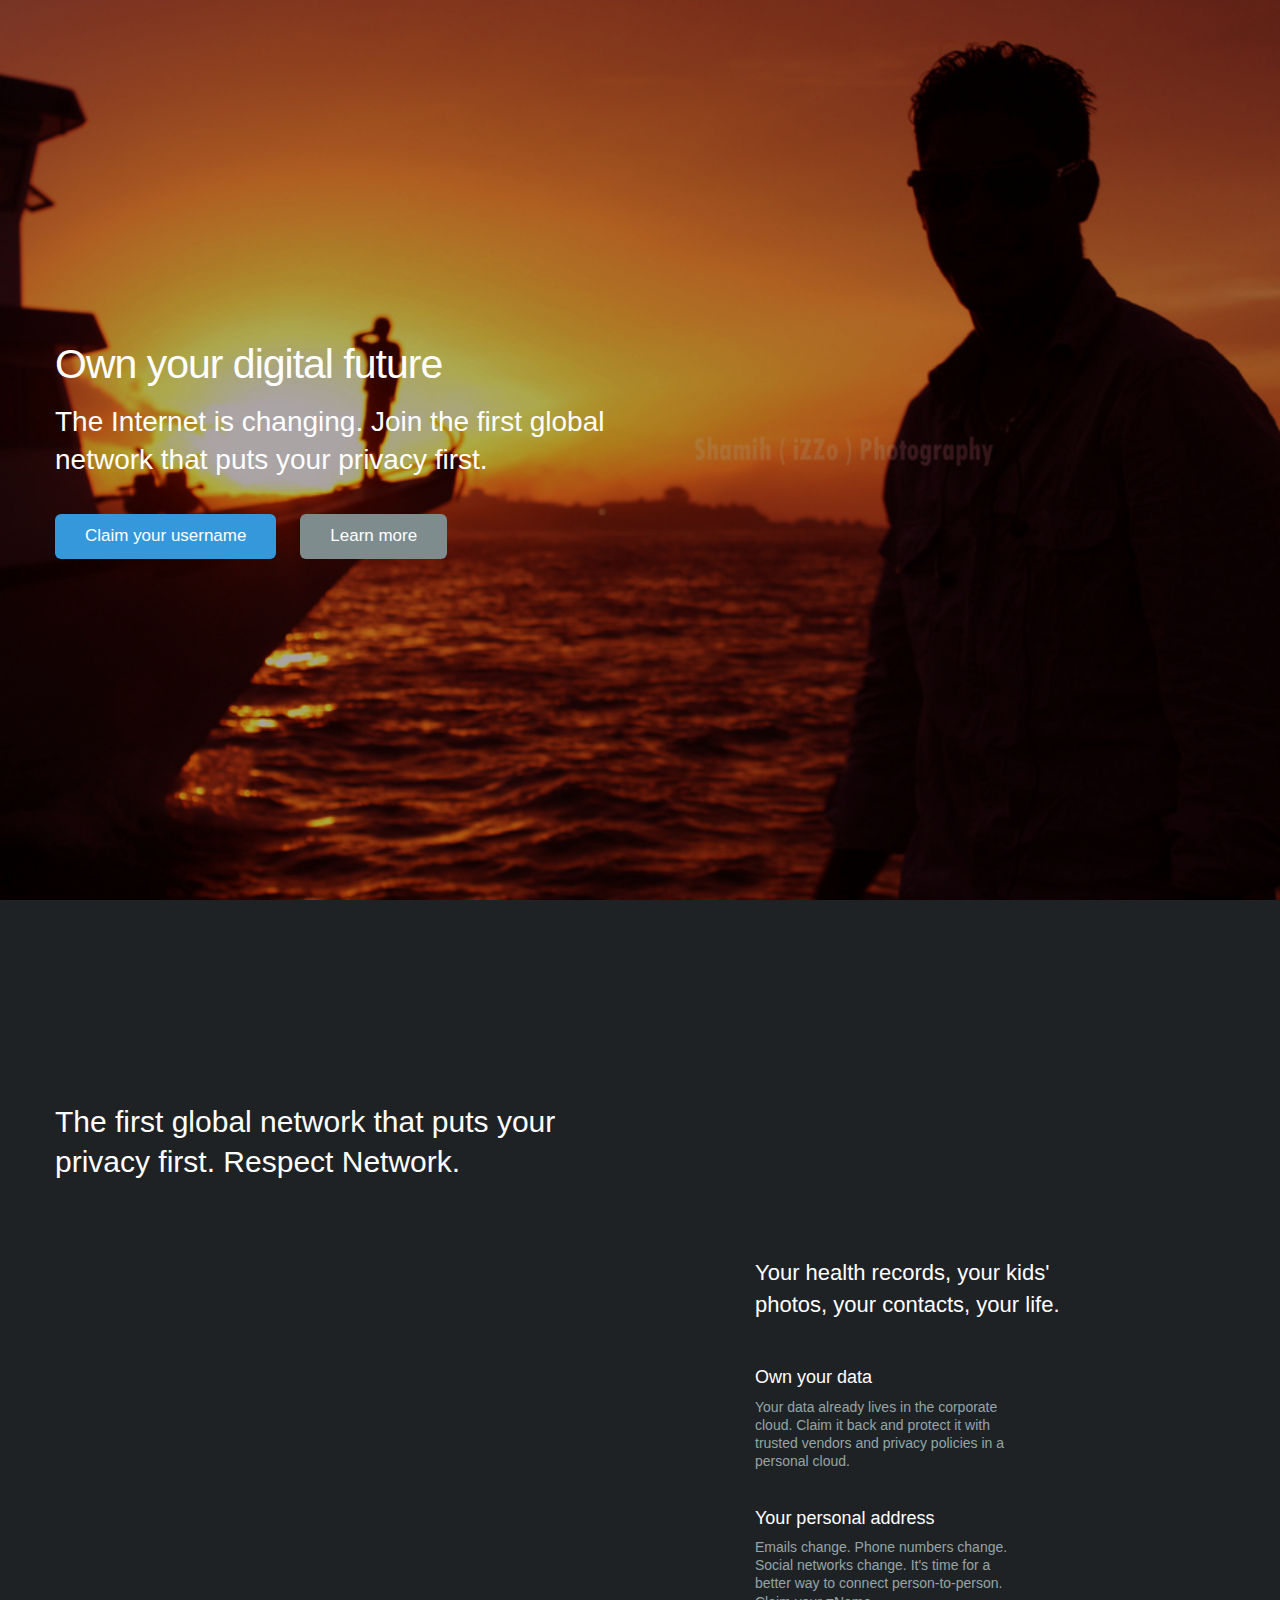
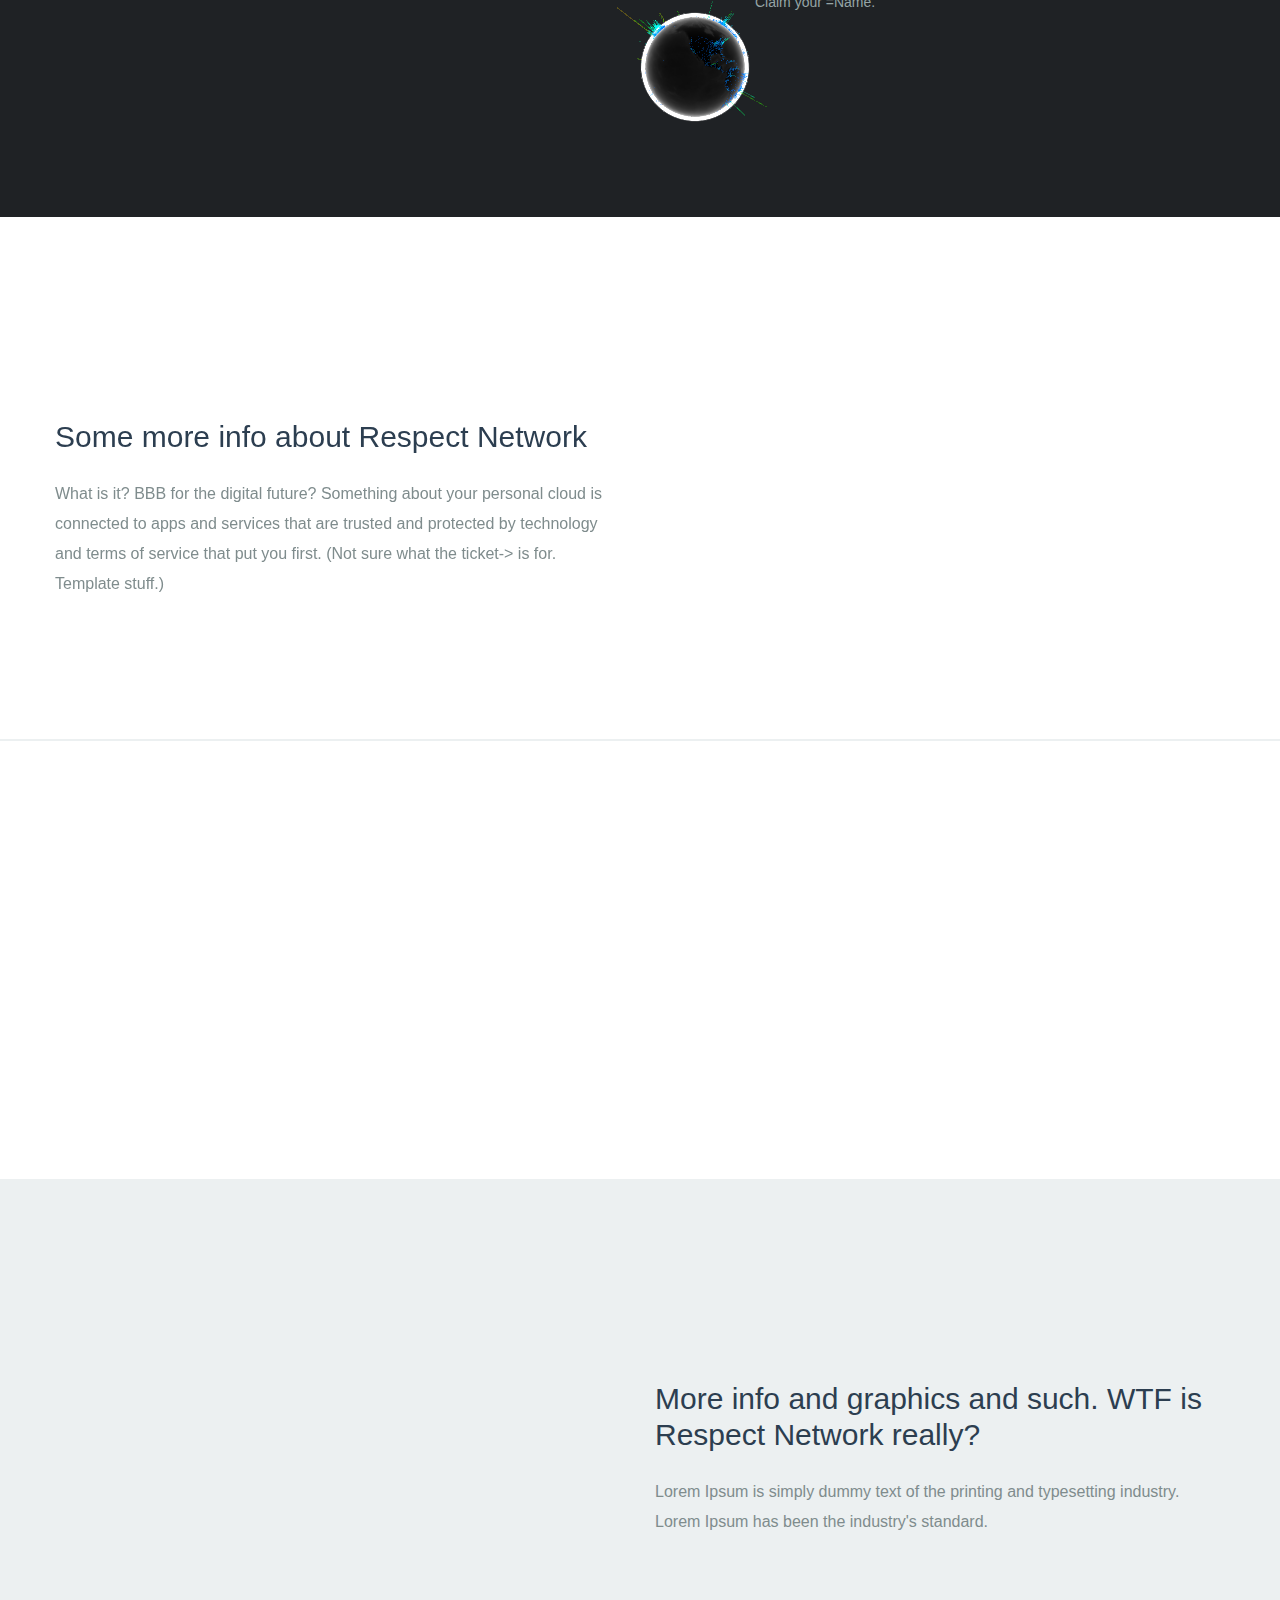
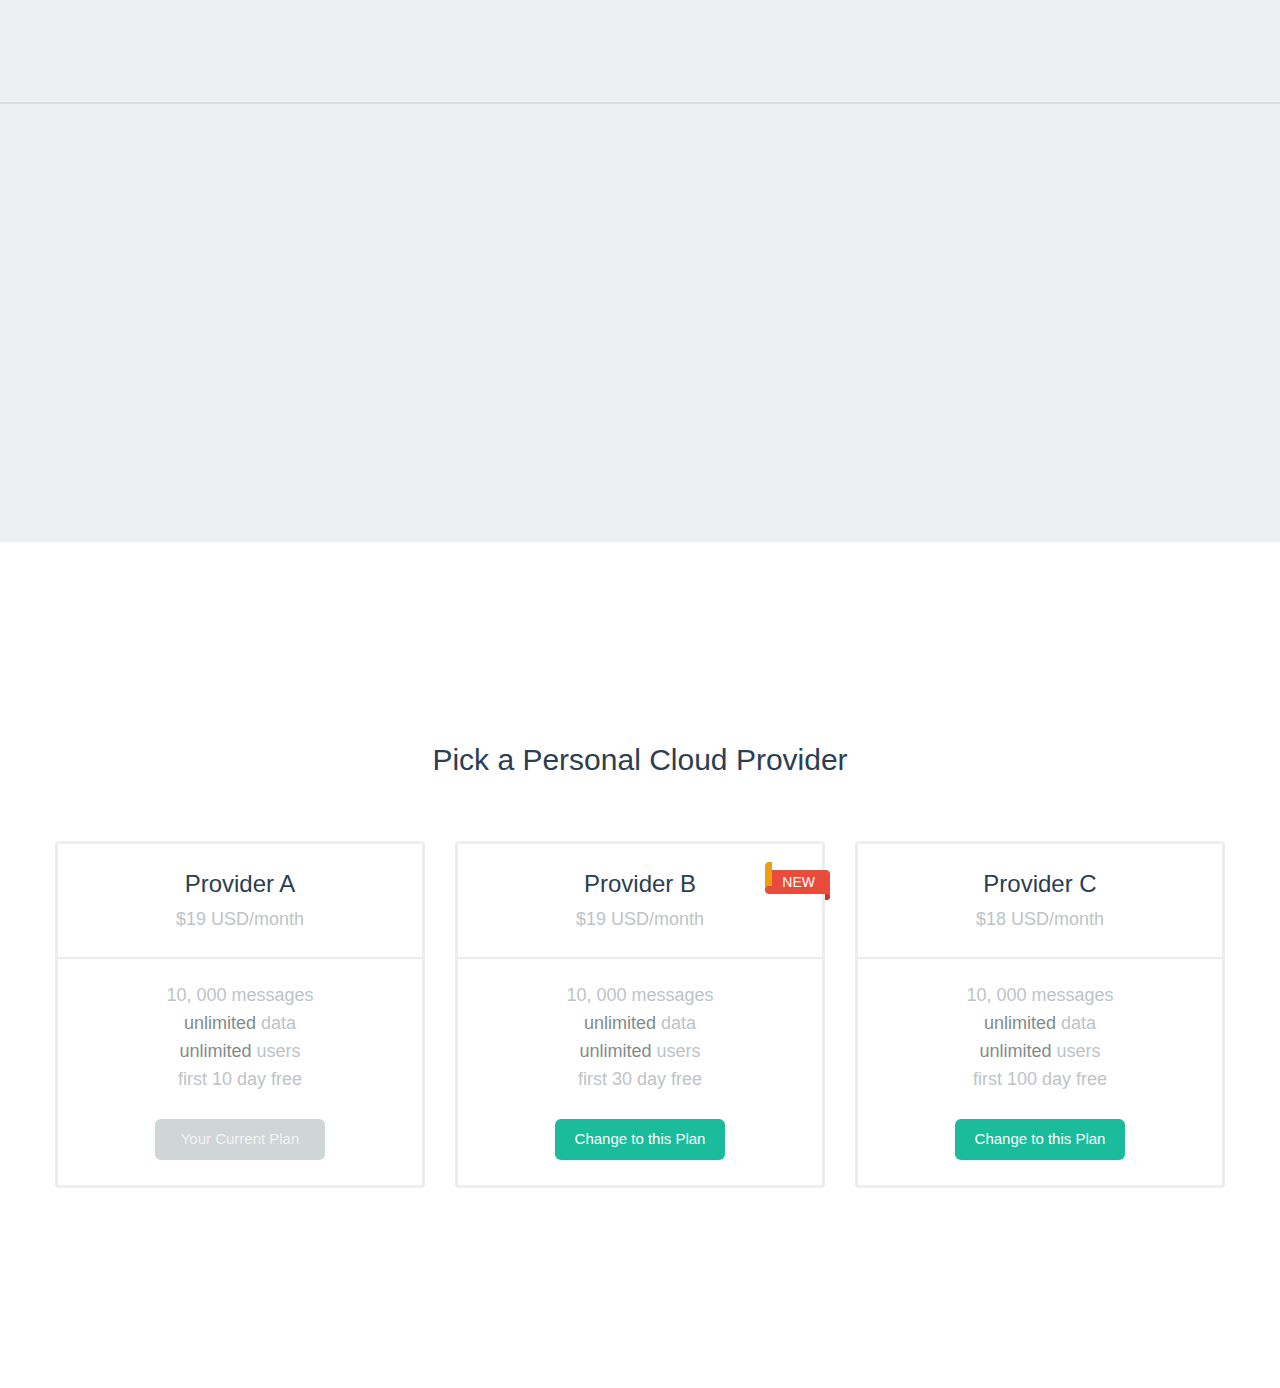
<file: index.html>
<!DOCTYPE html>
<html lang="en">
    <head>
        <meta charset="utf-8">
        <title>Sample 9</title>
        <meta name="apple-mobile-web-app-capable" content="yes" />
        <meta name="viewport" content="width=device-width, initial-scale=1.0, maximum-scale=1.0, user-scalable=no" />
        <meta name="apple-mobile-web-app-status-bar-style" content="black" />
        <link rel="shortcut icon" href="flat-ui/images/favicon.ico">
        <link rel="stylesheet" href="flat-ui/bootstrap/css/bootstrap.css">
        <link rel="stylesheet" href="flat-ui/bootstrap/css/bootstrap-responsive.css">
        <link rel="stylesheet" href="flat-ui/css/flat-ui.css">
        <!-- Using only with Flat-UI (free)-->
        <link rel="stylesheet" href="common-files/css/icon-font.css">
        <!-- end -->
        <link rel="stylesheet" href="css/style.css">
    </head>

    <body>
        <!-- header-4 -->
        <header class="header-4 v-center bg-black">
            <div class="background">
                &nbsp;
            </div>
            <div>
                <div class="container">
                    <div class="row">
                        <div class="span6">
                            <div class="hero-unit">
                                <h1>Own your digital future</h1>
                                <p>
                                   The Internet is changing. Join the first global network that puts your privacy first.
                                </p>
                            </div>
                            <div class="btns">
                                <a class="btn btn-large btn-info" href="#">Claim your username</a>
                                <a class="btn btn-large btn-gray" href="#">Learn more</a>
                            </div>
                        </div>
                    </div>
                </div>
            </div>
        </header>

        <!-- content-20  -->
        <section class="content-20 v-center">
            <div>
                <div class="container">
                    <div class="row">
                        <div class="span6">
                            <h3>The first global network that puts your privacy first. Respect Network.</h3>
                        </div>
                    </div>
                    <div class="row">
                        <div class="span6">
                          <div id="globe-container" style="height: 400px"></div>
                        </div>
  <script type="text/javascript" src="globe/third-party/Detector.js"></script>
  <script type="text/javascript" src="globe/third-party/three.min.js"></script>
  <script type="text/javascript" src="globe/third-party/Tween.js"></script>
  <script type="text/javascript" src="globe/globe.js"></script>
  <script type="text/javascript">
    function getRandomInt (min, max) {
      return Math.floor(Math.random() * (max - min + 1)) + min;
    }
    function initGlobe() {
      var years = ['1990', '1995', '2000'];
      var container = document.getElementById('globe-container');
      var globe = new DAT.Globe(container);

      console.log(globe);
      var i, tweens = [];

      var settime = function(globe, t) {
        return function() {
          new TWEEN.Tween(globe).to({time: t/years.length},1000).easing(TWEEN.Easing.Cubic.EaseOut).start();
        };
      };
      var xhr;
      TWEEN.start();

      xhr = new XMLHttpRequest();
      xhr.open('GET', 'globe/population909500.json', true);
      xhr.onreadystatechange = function(e) {
        if (xhr.readyState === 4) {
          if (xhr.status === 200) {
            var data = JSON.parse(xhr.responseText);
            window.data = data;
            for (i=0;i<data.length;i++) {
              globe.addData(data[i][1], {format: 'magnitude', name: data[i][0], animated: true});
            }
            globe.createPoints();
            settime(globe,0)();
            globe.animate();
            document.body.style.backgroundImage = 'none'; // remove loading
            setInterval(function(){
              settime(globe, getRandomInt(0, years.length-1))();
            }, 1000);
          }
        }
      };
      xhr.send(null);
    }

    if(!Detector.webgl){
      Detector.addGetWebGLMessage();
    } else {
      setTimeout(initGlobe, 200);
    }
  </script>
<!--
                        <div class="span6">
                             <div class="signup-form">
                                <form class="clearfix">
                                    <div class="control-group">
                                        <label>What is your e-mail?</label>
                                        <input type="text">
                                    </div>
                                    <div class="clearfix">
                                        <div class="control-group pull-left">
                                            <label>Password</label>
                                            <input type="password">
                                        </div>
                                        <div class="control-group pull-right">
                                            <label>Confirmation</label>
                                            <input type="password">
                                        </div>
                                    </div>
                                    <div class="control-group site-link">
                                        <label>Your Site Link</label>
                                        <input type="text">
                                        <b>.startup.com</b>
                                    </div>
                                    <button class="btn btn-huge">
                                        Sign Up
                                    </button>
                                </form>
                            </div>
                        </div>
-->
                        <div class="span4 offset1 features">
                            <big>Your health records, your kids' photos, your contacts, your life.</big>
                            <div class="row">
                                <div class="span3">
                                    <h6>Own your data</h6>
                                    Your data already lives in the corporate cloud. Claim it back and protect it with
                                    trusted vendors and privacy policies in a personal cloud.
                                </div>
                            </div>
                            <div class="row">
                                <div class="span3">
                                    <h6>Your personal address</h6>
                                    Emails change. Phone numbers change. Social networks change.
                                    It's time for a better way to connect person-to-person.
                                    Claim your =Name.
                                </div>
                            </div>
                        </div>
                    </div>
                </div>
            </div>
        </section>

        <!-- content-3  -->
        <section class="content-3 v-center">
            <div>
                <div class="container">
                    <div class="row">
                        <div class="span6 aligment">
                            <h3>Some more info about Respect Network</h3>
                            <p>
                                What is it? BBB for the digital future? Something about your personal cloud
                                is connected to apps and services that are trusted and protected by technology
                                and terms of service that put you first. (Not sure what the ticket-> is for. Template stuff.)
                            </p>
                        </div>
                        <div class="span6 img">
                            <img src="img/ticket-green@2x.png" width="380" height="187" alt="">
                        </div>
                    </div>
                </div>
                <div class="delimiter">
                    &nbsp;
                </div>
                <div class="container">
                    <div class="row features">
                        <div class="span3">
                            <h6>Trusted Partners</h6>
                            <p>
                                Lorem Ipsum is simply dummy text of the printing and typesetting industry. Lorem Ipsum has been the industry's standard.
                            </p>
                        </div>
                        <div class="span3 offset1">
                            <h6>Decentralized</h6>
                            <p>
                                Lorem Ipsum is simply dummy text of the printing and typesetting industry. Lorem Ipsum has been the industry's standard.
                            </p>
                        </div>
                        <div class="span3 offset1">
                            <h6>You First</h6>
                            <p>
                                Lorem Ipsum is simply dummy text of the printing and typesetting industry. Lorem Ipsum has been the industry's standard.
                            </p>
                        </div>
                    </div>
                </div>
            </div>
        </section>

        <!-- content-3  -->
        <section class="content-3 v-center mirror bg-clouds">
            <div>
                <div class="container">
                    <div class="row">
                        <div class="span6 aligment">
                            <h3>More info and graphics and such. WTF is Respect Network really?</h3>
                            <p>
                                Lorem Ipsum is simply dummy text of the printing and typesetting industry. Lorem Ipsum has been the industry's standard.
                            </p>
                        </div>
                        <div class="span6 img">
                            <img width="397" height="193" alt="" src="img/ps-wire-imac@2x.png">
                        </div>
                    </div>
                </div>
                <div class="delimiter">
                    &nbsp;
                </div>
                <div class="container">
                    <div class="row features">
                        <div class="span3">
                            <h6>More Value Propositions</h6>
                            <p>
                                Lorem Ipsum is simply dummy text of the printing and typesetting industry. Lorem Ipsum has been the industry's standard.
                            </p>
                        </div>
                        <div class="span3 offset1">
                            <h6>Decentralized</h6>
                            <p>
                                Lorem Ipsum is simply dummy text of the printing and typesetting industry. Lorem Ipsum has been the industry's standard.
                            </p>
                        </div>
                        <div class="span3 offset1">
                            <h6>You First</h6>
                            <p>
                                Lorem Ipsum is simply dummy text of the printing and typesetting industry. Lorem Ipsum has been the industry's standard.
                            </p>
                        </div>
                    </div>
                </div>
            </div>
        </section>

        <!-- price-1 -->
        <section class="price-1 v-center">
            <div class="container">
                <h3 class="text-center">Pick a Personal Cloud Provider</h3>
                <div class="row plans">
                    <div class="span4 plan">
                        <div class="title">
                            Provider A
                        </div>
                        <div class="price">
                            $19 USD/month
                        </div>
                        <div class="description">
                            10, 000 messages
                            <br>
                            <b>unlimited</b> data
                            <br>
                            <b>unlimited</b> users
                            <br>
                            first 10 day free
                        </div>
                        <a class="btn disabled" href="#">Your Current Plan</a>
                    </div>
                    <div class="span4 plan">
                        <div class="title">
                            Provider B
                        </div>
                        <div class="price">
                            $19 USD/month
                        </div>
                        <div class="description">
                            10, 000 messages
                            <br>
                            <b>unlimited</b> data
                            <br>
                            <b>unlimited</b> users
                            <br>
                            first 30 day free
                        </div>
                        <a class="btn btn-primary" href="#">Change to this Plan</a>
                        <div class="ribbon">
                            NEW
                        </div>
                    </div>
                    <div class="span4 plan">
                        <div class="title">
                            Provider C
                        </div>
                        <div class="price">
                            $18 USD/month
                        </div>
                        <div class="description">
                            10, 000 messages
                            <br>
                            <b>unlimited</b> data
                            <br>
                            <b>unlimited</b> users
                            <br>
                            first 100 day free
                        </div>
                        <a class="btn btn-primary" href="#">Change to this Plan</a>
                    </div>
                </div>
            </div><!--/.container-->
        </section>

        <!-- Placed at the end of the document so the pages load faster -->
        <script src="common-files/js/jquery-1.10.2.min.js"></script>
        <script src="flat-ui/js/bootstrap.min.js"></script>
        <script src="common-files/js/jquery.parallax.min.js"></script>
        <script src="common-files/js/startup-kit.js"></script>
        <script src="js/script.js"></script>
    </body>
</html>
</file>
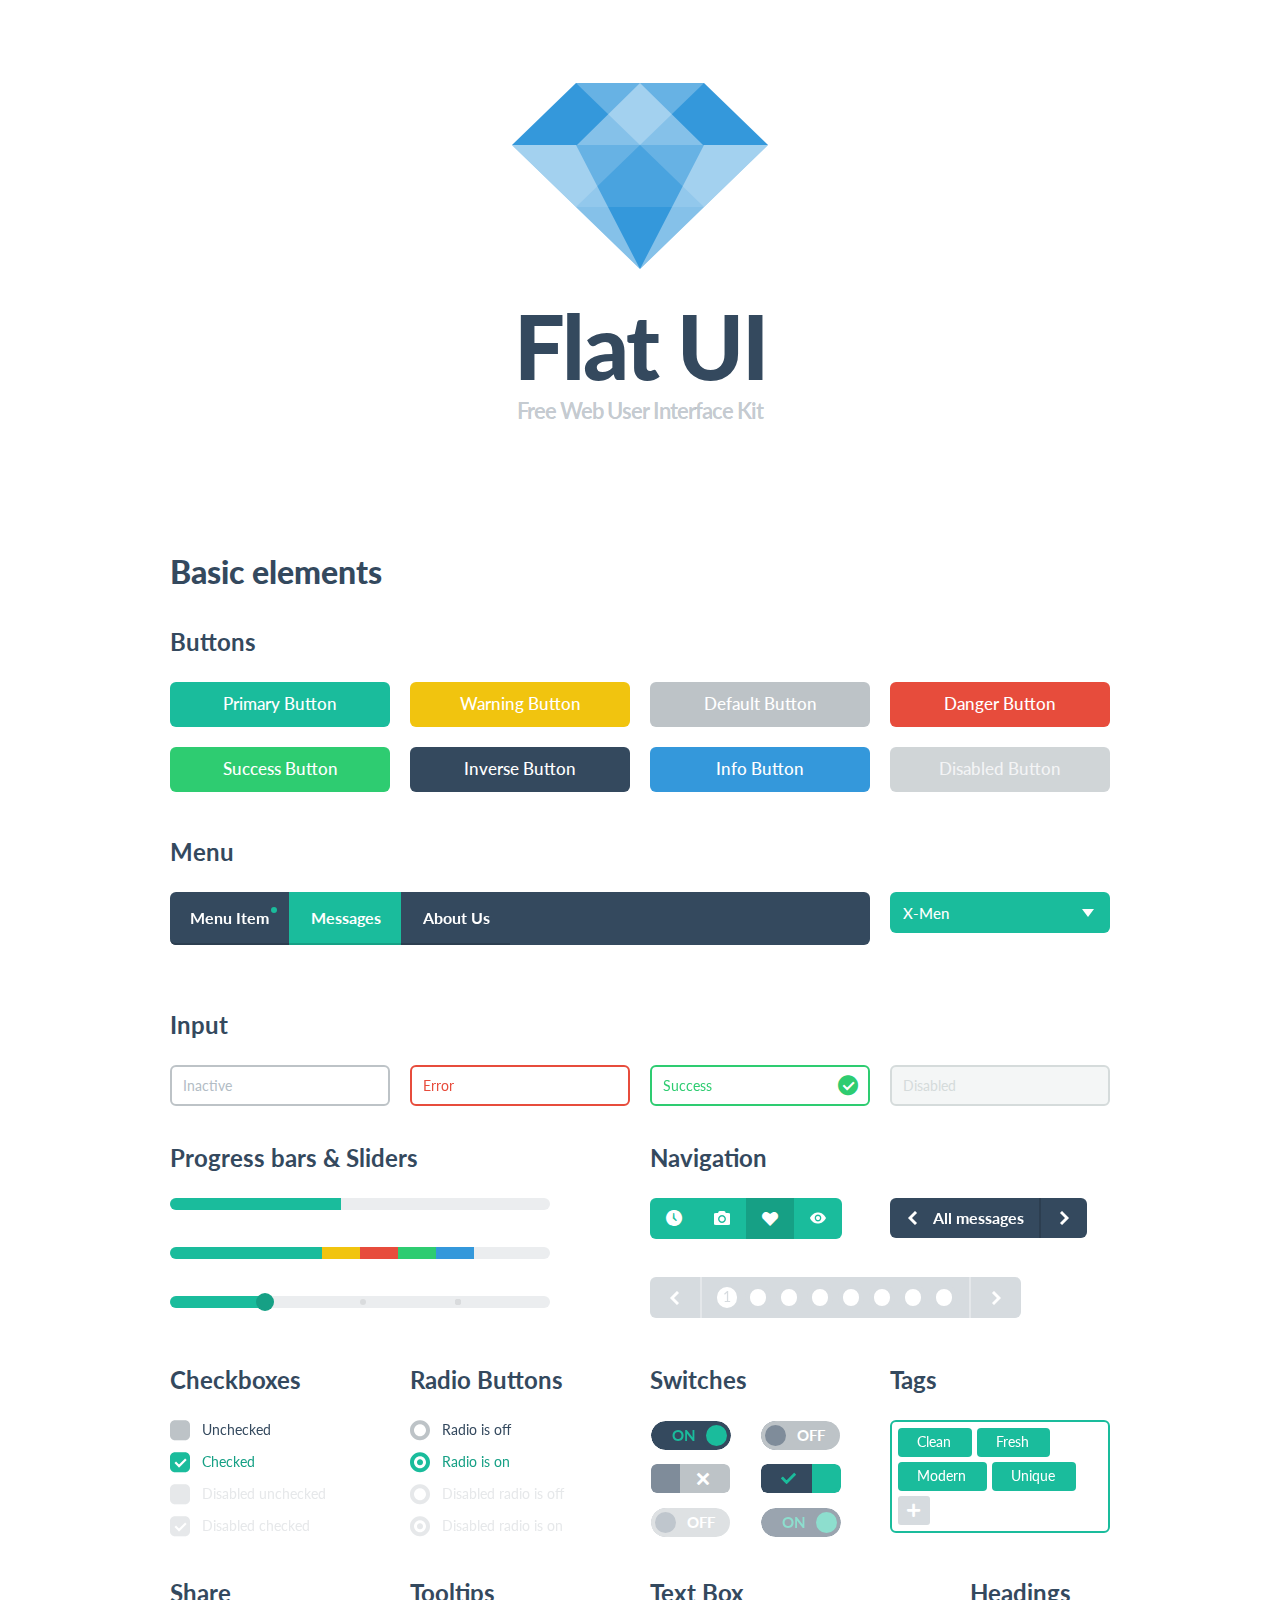
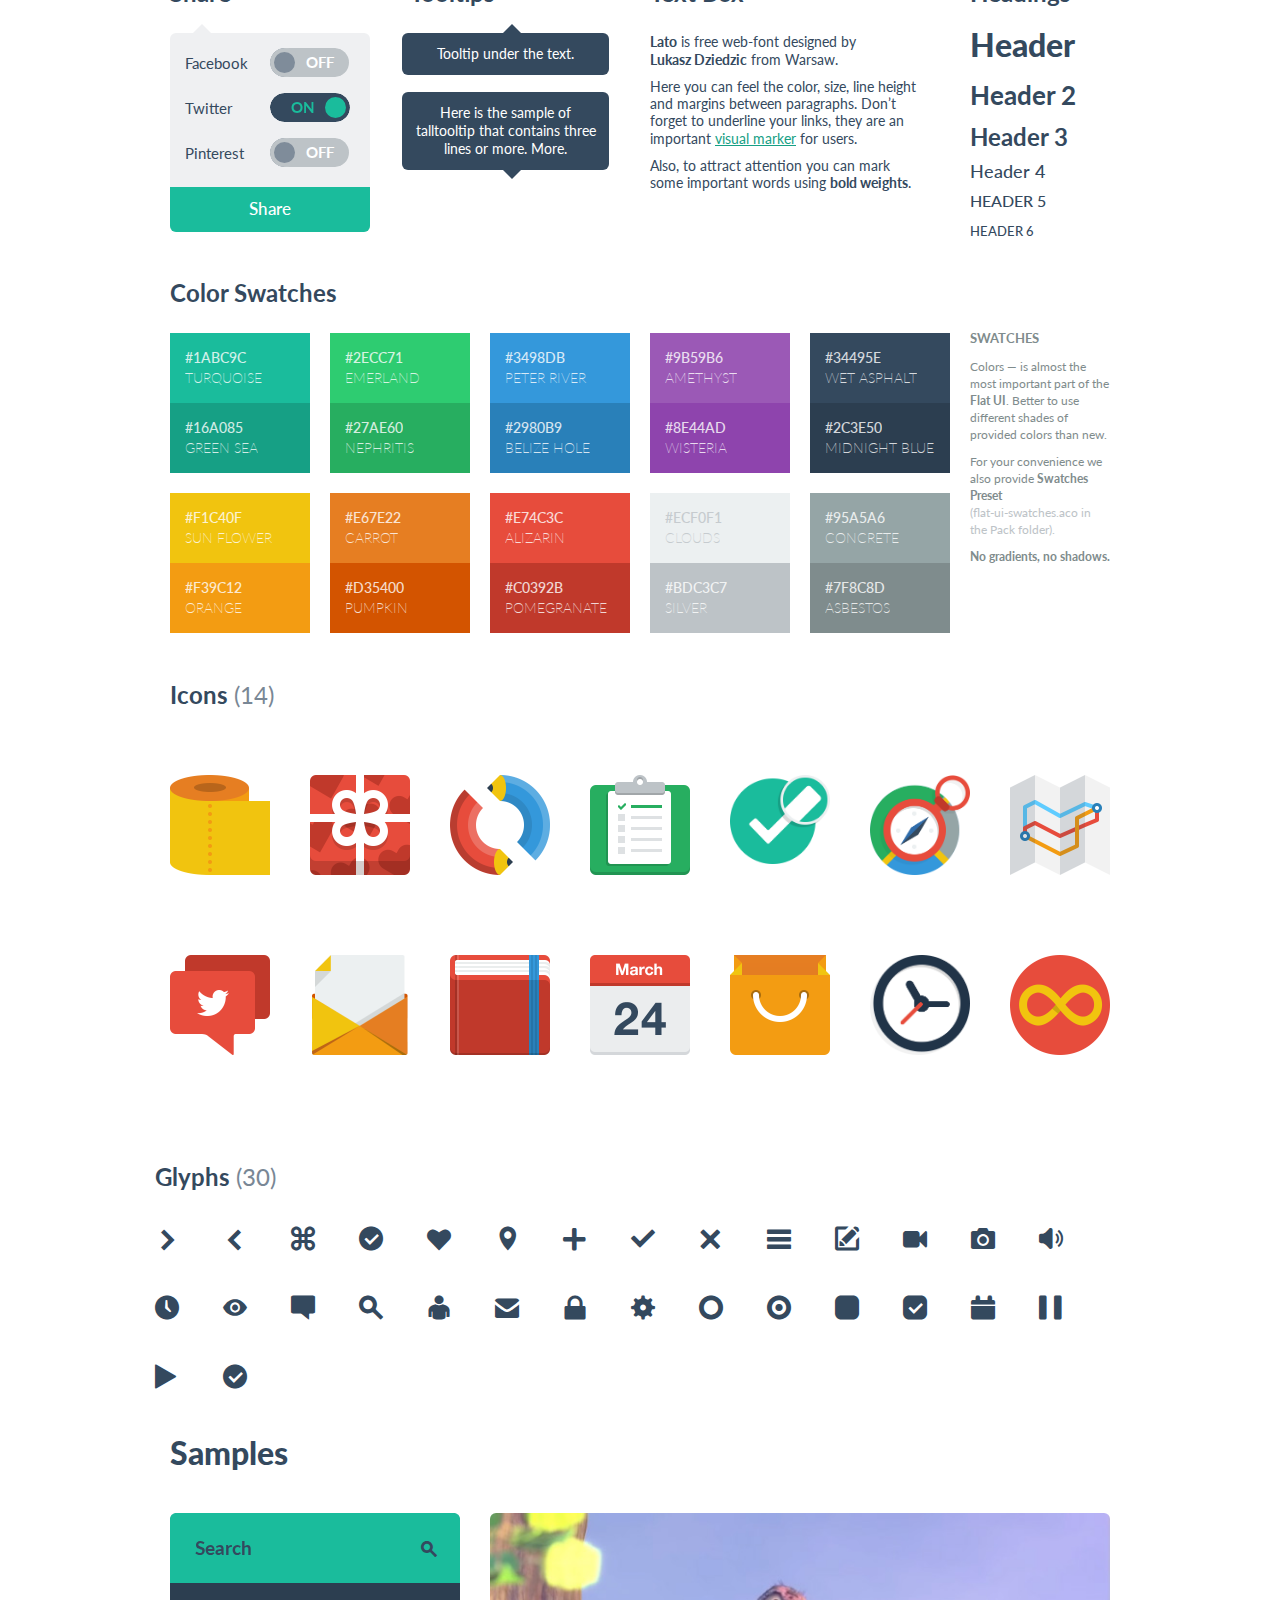
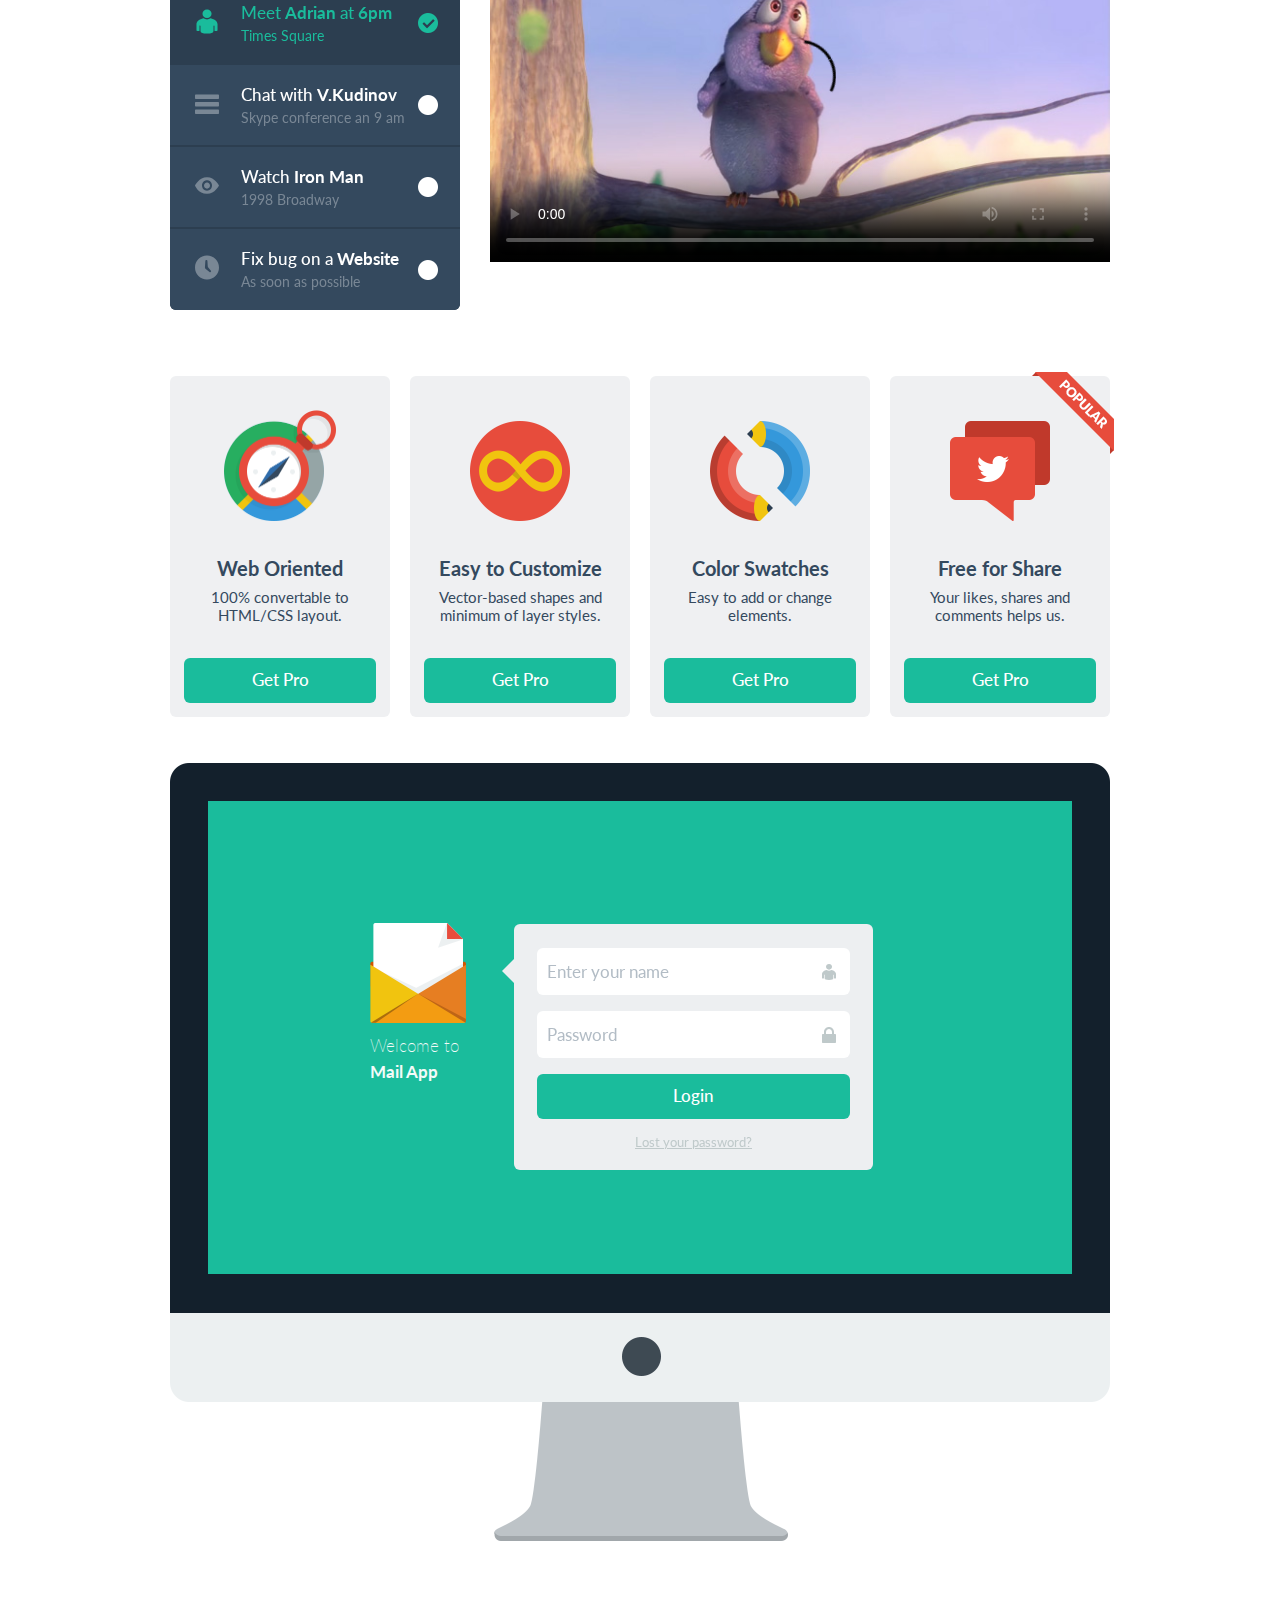
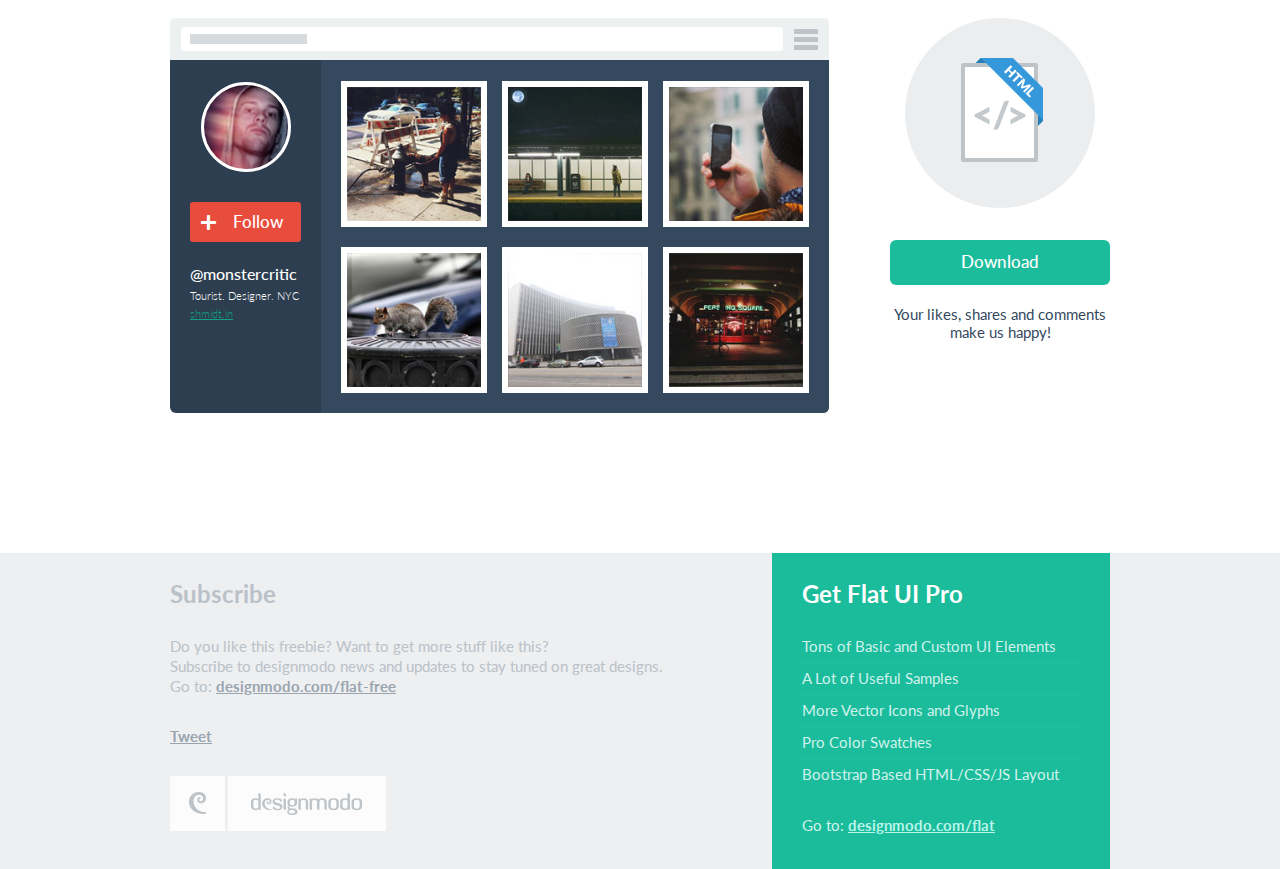
<file: flat-ui/index.html>
<!DOCTYPE html>
<html lang="en">
  <head>
    <meta charset="utf-8">
    <title>Flat UI</title>
    <meta name="viewport" content="width=device-width, initial-scale=1.0">

    <!-- Loading Bootstrap -->
    <link href="bootstrap/css/bootstrap.css" rel="stylesheet">

    <!-- Loading Flat UI -->
    <link href="css/flat-ui.css" rel="stylesheet">

    <link rel="shortcut icon" href="images/favicon.ico">

    <!-- HTML5 shim, for IE6-8 support of HTML5 elements. All other JS at the end of file. -->
    <!--[if lt IE 9]>
      <script src="js/html5shiv.js"></script>
    <![endif]-->
  </head>
  <body>
    <div class="container">
      <div class="demo-headline">
        <h1 class="demo-logo">
          <div class="logo"></div>
          Flat UI
          <small>Free Web User Interface Kit</small>
        </h1>
      </div> <!-- /demo-headline -->

      <h1>Basic elements</h1>
      <h3 class="demo-panel-title">Buttons</h3>

      <div class="row demo-row">
        <div class="span3">
          <a href="#fakelink" class="btn btn-large btn-block btn-primary">Primary Button</a>
        </div>
        <div class="span3">
          <a href="#fakelink" class="btn btn-large btn-block btn-warning">Warning Button</a>
        </div>
        <div class="span3">
          <a href="#fakelink" class="btn btn-block btn-large">Default Button</a>
        </div>
        <div class="span3">
          <a href="#fakelink" class="btn btn-large btn-block btn-danger">Danger Button</a>
        </div>
      </div> <!-- /row -->

      <div class="row demo-row">
        <div class="span3">
          <a href="#fakelink" class="btn btn-large btn-block btn-success">Success Button</a>
        </div>
        <div class="span3">
          <a href="#fakelink" class="btn btn-large btn-block btn-inverse">Inverse Button</a>
        </div>
        <div class="span3">
          <a href="#fakelink" class="btn btn-large btn-block btn-info">Info Button</a>
        </div>
        <div class="span3">
          <a href="#fakelink" class="btn btn-large btn-block disabled">Disabled Button</a>
        </div>
      </div> <!-- /row -->

      <h3 class="demo-panel-title">Menu</h3>
      <div class="row demo-row">
        <div class="span9">
          <div class="navbar navbar-inverse">
            <div class="navbar-inner">
              <div class="container">
                <button type="button" class="btn btn-navbar" data-toggle="collapse" data-target="#nav-collapse-01"></button>
                <div class="nav-collapse collapse" id="nav-collapse-01">
                  <ul class="nav">
                    <li>
                      <a href="#fakelink">
                        Menu Item
                        <span class="navbar-unread">1</span>
                      </a>
                    </li>
                    <li class="active">
                      <a href="#fakelink">
                        Messages
                        <span class="navbar-unread">1</span>
                      </a>
                      <ul>
                        <li><a href="#fakelink">Element One</a></li>
                        <li>
                          <a href="#fakelink">Sub menu</a>
                          <ul>
                            <li><a href="#fakelink">Element One</a></li>
                            <li><a href="#fakelink">Element Two</a></li>
                            <li><a href="#fakelink">Element Three</a></li>
                          </ul> <!-- /Sub menu -->
                        </li>
                        <li><a href="#fakelink">Element Three</a></li>
                      </ul> <!-- /Sub menu -->
                    </li>
                    <li>
                      <a href="#fakelink">
                        About Us
                      </a>
                    </li>
                  </ul>
                </div><!--/.nav -->
              </div>
            </div>
          </div>
        </div>
        <div class="span3">
          <select name="herolist" value="X-Men" class="select-block span3">
            <option value="0">Choose hero</option>
            <option value="1">Spider Man</option>
            <option value="2">Wolverine</option>
            <option value="3">Captain America</option>
            <option value="X-Men" selected="selected">X-Men</option>
            <option value="Crocodile">Crocodile</option>
          </select>
        </div>
      </div> <!-- /row -->

      <h3 class="demo-panel-title">Input</h3>
      <div class="row">
        <div class="span3">
          <input type="text" value="" placeholder="Inactive" class="span3" />
        </div>
        <div class="span3">
          <div class="control-group error">
            <input type="text" value="Error" class="span3" />
          </div>
        </div>
        <div class="span3">
          <div class="control-group success">
            <input type="text" value="Success" class="span3" />
            <i class="input-icon fui-check-inverted"></i>
          </div>
        </div>
        <div class="span3">
          <input type="text" value="Disabled" disabled="disabled" class="span3" />
        </div>
      </div> <!-- /row -->

      <div class="row">
        <div class="span5">
          <h3 class="demo-panel-title">Progress bars &amp; Sliders</h3>
          <div class="progress">
            <div class="bar" style="width: 45%;"></div>
          </div>
          <br/>
          <div class="progress">
            <div class="bar" style="width: 40%;"></div>
            <div class="bar bar-warning" style="width: 10%;"></div>
            <div class="bar bar-danger" style="width: 10%;"></div>
            <div class="bar bar-success" style="width: 10%;"></div>
            <div class="bar bar-info" style="width: 10%;"></div>
          </div>
          <br/>
          <div id="slider" class="ui-slider">
            <div class="ui-slider-segment"></div>
            <div class="ui-slider-segment"></div>
            <div class="ui-slider-segment"></div>
          </div>
        </div> <!-- /sliders -->

        <div class="span6 offset1">
          <h3 class="demo-panel-title">Navigation</h3>
          <div class="row demo-navigation">
            <div class="span3">
              <div class="btn-toolbar">
                <div class="btn-group">
                  <a class="btn btn-primary" href="#fakelink"><i class="fui-time"></i></a>
                  <a class="btn btn-primary" href="#fakelink"><i class="fui-photo"></i></a>
                  <a class="btn btn-primary active" href="#fakelink"><i class="fui-heart"></i></a>
                  <a class="btn btn-primary" href="#fakelink"><i class="fui-eye"></i></a>
                </div>
              </div> <!-- /toolbar -->
            </div>
            <div class="span3 demo-pager">
              <ul class="pager">
                <li class="previous">
                  <a href="#fakelink">
                    <i class="fui-arrow-left"></i>
                    <span>All messages</span>
                  </a>
                </li>
                <li class="next">
                  <a href="#fakelink">
                    <i class="fui-arrow-right"></i>
                  </a>
                </li>
              </ul> <!-- /pager -->
            </div>
          </div> <!-- /demo-navigation -->

          <div class="pagination">
            <ul>
              <li class="previous"><a href="#fakelink" class="fui-arrow-left"></a></li>
              <li class="active"><a href="#fakelink">1</a></li>
              <li><a href="#fakelink">2</a></li>
              <li><a href="#fakelink">3</a></li>
              <li><a href="#fakelink">4</a></li>
              <li><a href="#fakelink">5</a></li>
              <li><a href="#fakelink">6</a></li>
              <li><a href="#fakelink">7</a></li>
              <li><a href="#fakelink">8</a></li>
              <li class="next"><a href="#fakelink" class="fui-arrow-right"></a></li>
            </ul>
          </div> <!-- /pagination -->
        </div> <!-- /navigation -->
      </div> <!-- /row -->

      <div class="row">
        <div class="span3">
          <h3 class="demo-panel-title">Checkboxes</h3>
          <label class="checkbox" for="checkbox1">
            <input type="checkbox" value="" id="checkbox1" data-toggle="checkbox">
            Unchecked
          </label>
          <label class="checkbox" for="checkbox2">
            <input type="checkbox" checked="checked" value="" id="checkbox2" data-toggle="checkbox" checked="">
            Checked
          </label>
          <label class="checkbox" for="checkbox3">
            <input type="checkbox" value="" id="checkbox3" data-toggle="checkbox" disabled="">
            Disabled unchecked
          </label>
          <label class="checkbox" for="checkbox4">
            <input type="checkbox" checked="checked" value="" id="checkbox4" data-toggle="checkbox" disabled="" checked="">
            Disabled checked
          </label>
        </div> <!-- /checkboxes span3 -->

        <div class="span3">
          <h3 class="demo-panel-title">Radio Buttons</h3>
          <label class="radio">
            <input type="radio" name="optionsRadios" id="optionsRadios1" value="option1" data-toggle="radio">
            Radio is off
          </label>
          <label class="radio">
            <input type="radio" name="optionsRadios" id="optionsRadios2" value="option1" data-toggle="radio" checked="">
            Radio is on
          </label>

          <label class="radio">
            <input type="radio" name="optionsRadiosDisabled" id="optionsRadios3" value="option2" data-toggle="radio" disabled="">
            Disabled radio is off
          </label>
          <label class="radio">
            <input type="radio" name="optionsRadiosDisabled" id="optionsRadios4" value="option2" data-toggle="radio" checked="" disabled="">
            Disabled radio is on
          </label>
        </div> <!-- /radios span3 -->

        <div class="span3">
          <h3 class="demo-panel-title">Switches</h3>

          <table width="100%">
            <tr>
              <td width="50%" class="pbm">
                <input type="checkbox" checked="" data-toggle="switch" />
              </td>

              <td class="pbm">
                <input type="checkbox" data-toggle="switch" />
              </td>
            </tr>
            <tr>
              <td class="pbm">
                <div class="switch switch-square"
                  data-on-label="<i class='fui-check'></i>"
                  data-off-label="<i class='fui-cross'></i>">
                  <input type="checkbox" />
                </div>
              </td>

              <td class="pbm">
                <div class="switch switch-square"
                  data-on-label="<i class='fui-check'></i>"
                  data-off-label="<i class='fui-cross'></i>">
                  <input type="checkbox" checked="" />
                </div>
              </td>
            </tr>
            <tr>
              <td>
                <input type="checkbox" disabled data-toggle="switch" />
              </td>

              <td>
                <input type="checkbox" checked disabled data-toggle="switch" />
              </td>
            </tr>
          </table>
        </div> <!-- /toggles span3 -->

        <div class="span3">
          <h3 class="demo-panel-title">Tags</h3>
          <input name="tagsinput" id="tagsinput" class="tagsinput" value="Clean,Fresh,Modern,Unique" />
        </div>
      </div> <!-- /row -->

      <div class="row">
        <div class="span3">
          <h3 class="demo-panel-title">Share</h3>
          <div class="share mrl">
            <ul>
              <li>
                <label class="share-label" for="share-toggle2">Facebook</label>
                <input type="checkbox" data-toggle="switch" />
              </li>
              <li>
                <label class="share-label" for="share-toggle4">Twitter</label>
                <input type="checkbox" checked="" data-toggle="switch" />
              </li>
              <li>
                <label class="share-label" for="share-toggle6">Pinterest</label>
                <input type="checkbox" data-toggle="switch" />
              </li>
            </ul>
            <a href="#" class="btn btn-primary btn-block btn-large">Share</a>
          </div> <!-- /share -->
        </div>

        <div class="span3">
          <div class="demo-tooltips">
            <h3 class="demo-panel-title">Tooltips</h3>
            <p align="center" data-toggle="tooltip" data-placement="bottom" title="Tooltip under the text."></p>
            <p align="center" data-toggle="tooltip" title="Here is the sample of talltooltip that contains three lines or more. More."></p>
          </div>
        </div> <!-- /span3 with tooltips -->

        <div class="span4">
          <div class="demo-text-box prl">
            <h3 class="demo-panel-title">Text Box</h3>
            <p><strong>Lato</strong> is free web-font designed by <strong>Lukasz&nbsp;Dziedzic</strong> from Warsaw.</p>
            <p>Here you can feel the color, size, line height and margins between paragraphs. Don’t forget to underline 
              your links, they are an important <a href="#">visual marker</a> for users.</p>
            <p>Also, to attract attention you can mark some&nbsp;important words using <strong>bold weights</strong>.</p>
          </div>
        </div> <!-- /text box -->

        <div class="span2">
          <h3 class="demo-panel-title demo-headings">Headings</h3>
          <h1>Header</h1>
          <h2>Header 2</h2>
          <h3>Header 3</h3>
          <h4>Header 4</h4>
          <h5>Header 5</h5>
          <h6>Header 6</h6>
        </div> <!-- /headings -->
      </div> <!-- /row -->

      <div class="row">
        <div class="span10">
          <h3 class="demo-panel-title">Color Swatches</h3>
          <div class="row mbl">
            <div class="span2">
              <dl class="palette palette-turquoise">
                <dt>#1abc9c</dt>
                <dd>Turquoise</dd>
              </dl>
              <dl class="palette palette-green-sea">
                <dt>#16a085</dt>
                <dd>Green sea</dd>
              </dl>
            </div>

            <div class="span2">
              <dl class="palette palette-emerland">
                <dt>#2ecc71</dt>
                <dd>Emerland</dd>
              </dl>
              <dl class="palette palette-nephritis">
                <dt>#27ae60</dt>
                <dd>Nephritis</dd>
              </dl>
            </div>

            <div class="span2">
              <dl class="palette palette-peter-river">
                <dt>#3498db</dt>
                <dd>Peter river</dd>
              </dl>
              <dl class="palette palette-belize-hole">
                <dt>#2980b9</dt>
                <dd>Belize hole</dd>
              </dl>
            </div>

            <div class="span2">
              <dl class="palette palette-amethyst">
                <dt>#9b59b6</dt>
                <dd>Amethyst</dd>
              </dl>
              <dl class="palette palette-wisteria">
                <dt>#8e44ad</dt>
                <dd>Wisteria</dd>
              </dl>
            </div>

            <div class="span2">
              <dl class="palette palette-wet-asphalt">
                <dt>#34495e</dt>
                <dd>Wet asphalt</dd>
              </dl>
              <dl class="palette palette-midnight-blue">
                <dt>#2c3e50</dt>
                <dd>Midnight blue</dd>
              </dl>
            </div>
          </div> <!-- /color swatches -->

          <div class="row mbl">
            <div class="span2">
              <dl class="palette palette-sun-flower">
                <dt>#f1c40f</dt>
                <dd>Sun flower</dd>
              </dl>
              <dl class="palette palette-orange">
                <dt>#f39c12</dt>
                <dd>Orange</dd>
              </dl>
            </div>

            <div class="span2">
              <dl class="palette palette-carrot">
                <dt>#e67e22</dt>
                <dd>Carrot</dd>
              </dl>
              <dl class="palette palette-pumpkin">
                <dt>#d35400</dt>
                <dd>Pumpkin</dd>
              </dl>
            </div>

            <div class="span2">
              <dl class="palette palette-alizarin">
                <dt>#e74c3c</dt>
                <dd>Alizarin</dd>
              </dl>
              <dl class="palette palette-pomegranate">
                <dt>#c0392b</dt>
                <dd>Pomegranate</dd>
              </dl>
            </div>

            <div class="span2">
              <dl class="palette palette-clouds">
                <dt>#ecf0f1</dt>
                <dd>Clouds</dd>
              </dl>
              <dl class="palette palette-silver">
                <dt>#bdc3c7</dt>
                <dd>Silver</dd>
              </dl>
            </div>

            <div class="span2">
              <dl class="palette palette-concrete">
                <dt>#95a5a6</dt>
                <dd>Concrete</dd>
              </dl>
              <dl class="palette palette-asbestos">
                <dt>#7f8c8d</dt>
                <dd>Asbestos</dd>
              </dl>
            </div>
          </div> <!-- /color swatches -->
        </div>

        <div class="span2">
          <h3 class="demo-panel-title">&nbsp;</h3>
          <h6 class="palette-headline">SWATCHES</h6>
          <p class="palette-paragraph">
            Colors &mdash; is almost the most important part of the <strong>Flat UI</strong>. Better to use different shades of provided colors than new.
          </p>
          <p class="palette-paragraph">
            For your convenience we also provide <strong>Swatches Preset</strong> <span>(flat&#8209;ui&#8209;swatches.aco in the Pack folder).</span>
          </p>
          <p class="palette-paragraph">
            <strong>No gradients, no shadows.</strong>
          </p>
        </div> <!-- /swatches desc -->
      </div> <!-- /swatches row -->

      <h3 class="demo-panel-title">Icons <small>(14)</small></h3>
      <div class="demo-illustrations">
        <div class="demo-content">
          <div><img src="images/icons/Toilet-Paper@2x.png" alt="Toilet-Paper"></div>          
          <div><img src="images/icons/Gift-Box@2x.png" alt="Gift-Box"></div>
          <div><img src="images/icons/Pensils@2x.png" alt="Pensils"></div>
          <div><img src="images/icons/Clipboard@2x.png" alt="Clipboard"></div>
          <div><img src="images/icons/Retina-Ready@2x.png" alt="Retina-Ready"></div>
          <div><img src="images/icons/Compas@2x.png" alt="Compas"></div>
          <div><img src="images/icons/Map@2x.png" alt="Map"></div>
          <div><img src="images/icons/Chat@2x.png" alt="Chat"></div>
          <div><img src="images/icons/Mail@2x.png" alt="Mail"></div>
          <div><img src="images/icons/Book@2x.png" alt="Book"></div>
          <div><img src="images/icons/Calendar@2x.png" alt="Calendar"></div>
          <div><img src="images/icons/Pocket@2x.png" alt="Pocket"></div>
          <div><img src="images/icons/Watches@2x.png" alt="Watches"></div>
          <div><img src="images/icons/Infinity-Loop@2x.png" alt="Infinity-Loop"></div>
        </div>
      </div>

      <div class="demo-icons">
        <h3 class="demo-panel-title">Glyphs <small>(30)</small></h3>
        <div class="demo-content">
          <span class="fui-arrow-right"></span>
          <span class="fui-arrow-left"></span>
          <span class="fui-cmd"></span>
          <span class="fui-check-inverted"></span>
          <span class="fui-heart"></span>
          <span class="fui-location"></span>
          <span class="fui-plus"></span>
          <span class="fui-check"></span>
          <span class="fui-cross"></span>
          <span class="fui-list"></span>
          <span class="fui-new"></span>
          <span class="fui-video"></span>
          <span class="fui-photo"></span>
          <span class="fui-volume"></span>
          <span class="fui-time"></span>
          <span class="fui-eye"></span>
          <span class="fui-chat"></span>
          <span class="fui-search"></span>
          <span class="fui-user"></span>
          <span class="fui-mail"></span>
          <span class="fui-lock"></span>
          <span class="fui-gear"></span>
          <span class="fui-radio-unchecked"></span>
          <span class="fui-radio-checked"></span>
          <span class="fui-checkbox-unchecked"></span>
          <span class="fui-checkbox-checked"></span>
          <span class="fui-calendar-solid"></span>
          <span class="fui-pause"></span>
          <span class="fui-play"></span>
          <span class="fui-check-inverted-2"></span>
        </div>
      </div> <!-- /icon font row -->

      <h1 class="mbl pbl">Samples</h1>
      <div class="row demo-samples">
        <div class="span4">
          <div class="todo mrm">
            <div class="todo-search">
              <input class="todo-search-field" type="search" value="" placeholder="Search" />
            </div>
            <ul>
              <li class="todo-done">
                <div class="todo-icon fui-user"></div>
                <div class="todo-content">
                  <h4 class="todo-name">
                    Meet <strong>Adrian</strong> at <strong>6pm</strong>
                  </h4>
                  Times Square
                </div>
              </li>

              <li>
                <div class="todo-icon fui-list"></div>
                <div class="todo-content">
                  <h4 class="todo-name">
                    Chat with <strong>V.Kudinov</strong>
                  </h4>
                  Skype conference an 9 am
                </div>
              </li>

              <li>
                <div class="todo-icon fui-eye"></div>
                <div class="todo-content">
                  <h4 class="todo-name">
                    Watch <strong>Iron Man</strong>
                  </h4>
                  1998 Broadway
                </div>
              </li>

              <li>
                <div class="todo-icon fui-time"></div>
                <div class="todo-content">
                  <h4 class="todo-name">
                    Fix bug on a <strong>Website</strong>
                  </h4>
                  As soon as possible
                </div>
              </li>
            </ul>
          </div>
        </div> <!-- /todo list -->

        <div class="span8 demo-video">
          <!--[if !IE]> -->
            <video class="video-js" controls
              preload="auto" width="620" height="349" poster="images/video/poster.jpg" data-setup="{}">
              <source src="http://iurevych.github.com/Flat-UI-videos/big_buck_bunny.mp4" type="video/mp4">
              <source src="http://iurevych.github.com/Flat-UI-videos/big_buck_bunny.webm" type="video/webm">
            </video>
          <!-- <![endif]-->

          <!--[if IE]>
            <video class="video-js" controls
              preload="auto" width="620" height="256" poster="http://video-js.zencoder.com/oceans-clip.jpg" data-setup="{}">
              <source src="http://video-js.zencoder.com/oceans-clip.mp4" type='video/mp4'/>
              <source src="http://video-js.zencoder.com/oceans-clip.webm" type='video/webm'/>
            </video>
          <![endif]-->
        </div> <!-- /video -->
      </div>

      <div class="row demo-tiles">
        <div class="span3">
          <div class="tile">
            <img src="images/icons/Compas@2x.png" alt="Compas@2x" class="tile-image big-illustration">
            <h3 class="tile-title">Web Oriented</h3>
            <p>100% convertable to HTML/CSS layout.</p>
            <a class="btn btn-primary btn-large btn-block" href="http://designmodo.com/flat">Get Pro</a>
          </div>
        </div>

        <div class="span3">
          <div class="tile">
            <img src="images/icons/Infinity-Loop@2x.png" alt="Infinity-Loop@2x" class="tile-image">
            <h3 class="tile-title">Easy to Customize</h3>
            <p>Vector-based shapes and minimum of layer styles.</p>
            <a class="btn btn-primary btn-large btn-block" href="http://designmodo.com/flat">Get Pro</a>
          </div>
        </div>

        <div class="span3">
          <div class="tile">
            <img src="images/icons/Pensils@2x.png" alt="Pensils@2x" class="tile-image">
            <h3 class="tile-title">Color Swatches</h3>
            <p>Easy to add or change elements. </p>
            <a class="btn btn-primary btn-large btn-block" href="http://designmodo.com/flat">Get Pro</a>
          </div>
        </div>

        <div class="span3">
          <div class="tile tile-hot">
            <img src="images/icons/Chat@2x.png" alt="Chat@2x" class="tile-image">
            <h3 class="tile-title">Free for Share</h3>
            <p>Your likes, shares and comments helps us.</p>
            <a class="btn btn-primary btn-large btn-block" href="http://designmodo.com/flat">Get Pro</a>
          </div>

        </div>
      </div> <!-- /tiles -->

      <div class="login">
        <div class="login-screen">
          <div class="login-icon">
            <img src="images/login/icon.png" alt="Welcome to Mail App" />
            <h4>Welcome to <small>Mail App</small></h4>
          </div>

          <div class="login-form">
            <div class="control-group">
              <input type="text" class="login-field" value="" placeholder="Enter your name" id="login-name" />
              <label class="login-field-icon fui-user" for="login-name"></label>
            </div>

            <div class="control-group">
              <input type="password" class="login-field" value="" placeholder="Password" id="login-pass" />
              <label class="login-field-icon fui-lock" for="login-pass"></label>
            </div>

            <a class="btn btn-primary btn-large btn-block" href="#">Login</a>
            <a class="login-link" href="#">Lost your password?</a>
          </div>
        </div>
      </div>

      <div class="row">
        <div class="span9">
          <div class="demo-browser">
            <div class="demo-browser-side">
              <div class="demo-browser-author"></div>
              <div class="demo-browser-action">
                <a class="btn btn-danger btn-large btn-block" href="http://twitter.com/monstercritic" target="_blank">
                  Follow
                </a>
              </div>
              <h5>@monstercritic</h5>
              <h6>
                Tourist. Designer. NYC
                <a href="http://shmidt.in" target="_blank">shmidt.in</a>
              </h6>
            </div>
            <div class="demo-browser-content">
              <img src="images/demo/browser-pic-1.jpg" alt="" />
              <img src="images/demo/browser-pic-2.jpg" alt="" />
              <img src="images/demo/browser-pic-3.jpg" alt="" />
              <img src="images/demo/browser-pic-4.jpg" alt="" />
              <img src="images/demo/browser-pic-5.jpg" alt="" />
              <img src="images/demo/browser-pic-6.jpg" alt="" />
            </div>
          </div>
        </div>

        <div class="span3">
          <div class="demo-download">
            <img src="images/demo/html-icon.png" src="Free PSD" />
          </div>

          <a href="https://github.com/designmodo/Flat-UI/archive/master.zip" class="btn btn-primary btn-large btn-block">Download</a>

          <p class="demo-download-text">Your likes, shares and comments make us happy!</p>
        </div>
      </div> <!-- /download area -->

    </div> <!-- /container -->

    <footer>
      <div class="container">
        <div class="row">
          <div class="span7">
            <h3 class="footer-title">Subscribe</h3>
            <p>Do you like this freebie? Want to get more stuff like this?<br/>
              Subscribe to designmodo news and updates to stay tuned on great designs.<br/>
              Go to: <a href="http://designmodo.com/flat-free" target="_blank">designmodo.com/flat-free</a>
            </p>

            <p class="pvl">
              <a href="https://twitter.com/share" class="twitter-share-button" data-url="http://designmodo.com/flat-free/" data-text="Flat UI Free - PSD&amp;HTML User Interface Kit" data-via="designmodo" data-size="large">Tweet</a>
              <script>!function(d,s,id){var js,fjs=d.getElementsByTagName(s)[0];if(!d.getElementById(id)){js=d.createElement(s);js.id=id;js.src="//platform.twitter.com/widgets.js";fjs.parentNode.insertBefore(js,fjs);}}(document,"script","twitter-wjs");</script>
            </p>

            <a class="footer-brand" href="http://designmodo.com" target="_blank">
              <img src="images/footer/logo.png" alt="Designmodo.com" />
            </a>
          </div> <!-- /span8 -->

          <div class="span5">
            <div class="footer-banner">
              <h3 class="footer-title">Get Flat UI Pro</h3>
              <ul>
                <li>Tons of Basic and Custom UI Elements</li>
                <li>A Lot of Useful Samples</li>
                <li>More Vector Icons and Glyphs</li>
                <li>Pro Color Swatches</li>
                <li>Bootstrap Based HTML/CSS/JS Layout</li>
              </ul>
              Go to: <a href="http://designmodo.com/flat" target="_blank">designmodo.com/flat</a>
            </div>
          </div>
        </div>
      </div>
    </footer>
    
    <!-- Load JS here for greater good =============================-->
    <script src="js/jquery-1.8.3.min.js"></script>
    <script src="js/jquery-ui-1.10.3.custom.min.js"></script>
    <script src="js/jquery.ui.touch-punch.min.js"></script>
    <script src="js/bootstrap.min.js"></script>
    <script src="js/bootstrap-select.js"></script>
    <script src="js/bootstrap-switch.js"></script>
    <script src="js/flatui-checkbox.js"></script>
    <script src="js/flatui-radio.js"></script>
    <script src="js/jquery.tagsinput.js"></script>
    <script src="js/jquery.placeholder.js"></script>
    <script src="js/jquery.stacktable.js"></script>
    <script src="http://vjs.zencdn.net/c/video.js"></script>
    <script src="js/application.js"></script>
  </body>
</html>
</file>
<file: flat-ui/css/flat-ui.css>
@import url("http://fonts.googleapis.com/css?family=Lato:400,700,700italic,900,400italic,300");
@font-face {
  font-family: 'Flat-UI-Icons';
  src: url('../fonts/Flat-UI-Icons.eot');
  src: url('../fonts/Flat-UI-Icons.eot?#iefix') format('embedded-opentype'), url('../fonts/Flat-UI-Icons.woff') format('woff'), url('../fonts/Flat-UI-Icons.ttf') format('truetype'), url('../fonts/Flat-UI-Icons.svg#Flat-UI-Icons') format('svg');
  font-weight: normal;
  font-style: normal;
}
/* Use the following CSS code if you want to use data attributes for inserting your icons */
[data-icon]:before {
  font-family: 'Flat-UI-Icons';
  content: attr(data-icon);
  speak: none;
  font-weight: normal;
  font-variant: normal;
  text-transform: none;
  -webkit-font-smoothing: antialiased;
}
/* Use the following CSS code if you want to have a class per icon */
/*
Instead of a list of all class selectors,
you can use the generic selector below, but it's slower:
[class*="fui-"] {
*/
.fui-arrow-right,
.fui-arrow-left,
.fui-cmd,
.fui-check-inverted,
.fui-heart,
.fui-location,
.fui-plus,
.fui-check,
.fui-cross,
.fui-list,
.fui-new,
.fui-video,
.fui-photo,
.fui-volume,
.fui-time,
.fui-eye,
.fui-chat,
.fui-search,
.fui-user,
.fui-mail,
.fui-lock,
.fui-gear,
.fui-radio-unchecked,
.fui-radio-checked,
.fui-checkbox-unchecked,
.fui-checkbox-checked,
.fui-calendar-solid,
.fui-pause,
.fui-play,
.fui-check-inverted-2 {
  display: inline-block;
  font-family: 'Flat-UI-Icons';
  speak: none;
  font-style: normal;
  font-weight: normal;
  font-variant: normal;
  text-transform: none;
  -webkit-font-smoothing: antialiased;
}
.fui-arrow-right:before {
  content: "\e02c";
}
.fui-arrow-left:before {
  content: "\e02d";
}
.fui-cmd:before {
  content: "\e02f";
}
.fui-check-inverted:before {
  content: "\e006";
}
.fui-heart:before {
  content: "\e007";
}
.fui-location:before {
  content: "\e008";
}
.fui-plus:before {
  content: "\e009";
}
.fui-check:before {
  content: "\e00a";
}
.fui-cross:before {
  content: "\e00b";
}
.fui-list:before {
  content: "\e00c";
}
.fui-new:before {
  content: "\e00d";
}
.fui-video:before {
  content: "\e00e";
}
.fui-photo:before {
  content: "\e00f";
}
.fui-volume:before {
  content: "\e010";
}
.fui-time:before {
  content: "\e011";
}
.fui-eye:before {
  content: "\e012";
}
.fui-chat:before {
  content: "\e013";
}
.fui-search:before {
  content: "\e01c";
}
.fui-user:before {
  content: "\e01d";
}
.fui-mail:before {
  content: "\e01e";
}
.fui-lock:before {
  content: "\e01f";
}
.fui-gear:before {
  content: "\e024";
}
.fui-radio-unchecked:before {
  content: "\e02b";
}
.fui-radio-checked:before {
  content: "\e032";
}
.fui-checkbox-unchecked:before {
  content: "\e033";
}
.fui-checkbox-checked:before {
  content: "\e034";
}
.fui-calendar-solid:before {
  content: "\e022";
}
.fui-pause:before {
  content: "\e03b";
}
.fui-play:before {
  content: "\e03c";
}
.fui-check-inverted-2:before {
  content: "\e000";
}
/* 62px */
/* 52px */
/* 40px */
/* 29px */
/* 28px */
/* 24px */
.inline-block {
  display: inline-block;
  zoom: 1;
  *display: inline;
}
.clearfix {
  *zoom: 1;
}
.clearfix:before,
.clearfix:after {
  display: table;
  content: "";
}
.clearfix:after {
  clear: both;
}
.drop-ie-gradient {
  filter: unquote("progid:DXImageTransform.Microsoft.gradient(enabled = false)");
}
.dropdown-arrow-inverse {
  border-bottom-color: #34495e !important;
  border-top-color: #34495e !important;
}
.demo-headline {
  padding: 73px 0 110px;
  text-align: center;
}
.demo-logo {
  font-size: 90px;
  font-weight: 900;
  letter-spacing: -2px;
  line-height: 100px;
}
.demo-logo .logo {
  background: url(../images/demo/logo-mask.png) center 0 no-repeat;
  background-size: 256px 186px;
  height: 186px;
  margin: 0 auto 26px;
  overflow: hidden;
  text-indent: -9999em;
  width: 256px;
}
.demo-logo small {
  color: rgba(52, 73, 94, 0.30000000000000004);
  display: block;
  font-size: 22px;
  font-weight: 700;
  letter-spacing: -1px;
  padding-top: 5px;
}
.demo-row {
  margin-bottom: 20px;
}
.demo-panel-title {
  margin-bottom: 20px;
  padding-top: 20px;
}
.demo-panel-title small {
  color: #798795;
  font-size: inherit;
  font-weight: 400;
}
.demo-navigation {
  margin-bottom: -4px;
  margin-top: -10px;
}
.demo-pager {
  margin-top: -10px;
}
.demo-tooltips {
  height: 126px;
}
.demo-tooltips .tooltip {
  left: -8px !important;
  position: relative !important;
  top: -8px !important;
}
.demo-headings {
  margin-bottom: 12px;
}
.demo-tiles {
  margin-bottom: 46px;
}
.demo-icons {
  font-size: 32px;
  margin-left: -15px;
}
.demo-icons .demo-content {
  margin: 0 0 0 -36px;
}
.demo-icons .demo-content > span {
  display: inline-block;
  margin: 0 0 32px 36px;
  width: 24px;
  font-size: 24px;
}
.demo-icons-tooltip {
  bottom: 0;
  color: #c2c8cf;
  font-size: 12px;
  left: 100%;
  margin-left: 0 !important;
  position: absolute;
  width: 80px;
}
.demo-illustrations {
  margin-top: 40px;
  *zoom: 1;
}
.demo-illustrations:before,
.demo-illustrations:after {
  display: table;
  content: "";
}
.demo-illustrations:after {
  clear: both;
}
.demo-illustrations .demo-content {
  margin: 0 0 0 -40px;
  padding-top: 20px;
}
.demo-illustrations .demo-content > div {
  float: left;
  width: 100px;
  height: 100px;
  margin: 0 0 80px 40px;
  text-align: center;
}
.demo-illustrations img {
  display: inline-block;
  max-height: 100px;
  max-width: 100px;
  vertical-align: baseline;
}
.demo-samples {
  margin-bottom: 46px;
}
.demo-video {
  padding-top: 95px;
  -webkit-border-radius: 6px;
  -moz-border-radius: 6px;
  border-radius: 6px;
}
.demo-download-section {
  float: none;
  margin: 0 auto;
  padding: 60px 0 90px 20px;
  text-align: center;
}
.demo-download-section [class*='fui-'] {
  margin: 3px 0 -3px;
}
.demo-download {
  background-color: #ebedef;
  height: 120px;
  margin: 0 auto 32px;
  padding: 40px 28px 30px 32px;
  text-align: center;
  width: 130px;
  -webkit-border-radius: 50%;
  -moz-border-radius: 50%;
  border-radius: 50%;
}
.demo-download img {
  height: 104px;
  width: 82px;
}
.demo-download-text {
  font-size: 15px;
  padding: 20px 0;
  text-align: center;
}
.demo-text-box a:hover {
  color: #1abc9c;
}
.demo-browser {
  background: #2c3e50 url(../images/demo/browser.png) 0 0 no-repeat;
  background-size: 659px 42px;
  color: #ffffff;
  margin: 0 41px 140px 0;
  padding-top: 42px;
  -webkit-border-radius: 0 0 6px 6px;
  -moz-border-radius: 0 0 6px 6px;
  border-radius: 0 0 6px 6px;
}
.demo-browser-side {
  float: left;
  padding: 22px 20px;
  width: 111px;
}
.demo-browser-side > h5 {
  margin-bottom: 3px;
  text-transform: none;
}
.demo-browser-side > h6 {
  font-size: 11px;
  font-weight: 300;
  line-height: 18px;
  margin-top: 3px;
  text-transform: none;
}
.demo-browser-author {
  background: url(../images/demo/browser-author.jpg) center center no-repeat;
  border: 3px solid #ffffff;
  display: block;
  height: 84px;
  margin: 0 auto;
  width: 84px;
  -webkit-border-radius: 50%;
  -moz-border-radius: 50%;
  border-radius: 50%;
}
.demo-browser-action {
  padding: 30px 0 12px;
}
.demo-browser-action > .btn {
  padding: 9px 0 10px 11px !important;
  text-align: left;
  -webkit-border-radius: 3px;
  -moz-border-radius: 3px;
  border-radius: 3px;
}
.demo-browser-action > .btn:before {
  color: #ffffff;
  content: '\e009';
  font-size: 16px;
  font-family: 'Flat-UI-Icons';
  font-weight: 300;
  margin-right: 12px;
  position: relative;
  top: 1px;
  -webkit-font-smoothing: antialiased;
}
.demo-browser-content {
  background-color: #34495e;
  overflow: hidden;
  padding: 21px 0 0 20px;
  -webkit-border-radius: 0 0 6px;
  -moz-border-radius: 0 0 6px;
  border-radius: 0 0 6px;
}
.demo-browser-content > img {
  border: 6px solid #ffffff;
  float: left;
  margin: 0 15px 20px 0;
  width: 134px;
}
@media only screen and (-webkit-min-device-pixel-ratio: 2), only screen and (-webkit-min-device-pixel-ratio: 1.5), only screen and (-moz-min-device-pixel-ratio: 2), only screen and (-o-min-device-pixel-ratio: 3/2), only screen and (-o-min-device-pixel-ratio: 2/1), only screen and (min--moz-device-pixel-ratio: 1.5), only screen and (min-device-pixel-ratio: 1.5), only screen and (min-device-pixel-ratio: 2) {
  .logo {
    background-image: url(../images/demo/logo-mask-2x.png);
  }
  .demo-browser {
    background-image: url(../images/demo/browser-2x.png);
  }
}
body {
  color: #34495e;
  font-family: "Lato", sans-serif;
  font-size: 14px;
  line-height: 1.231;
}
input,
button,
select,
textarea {
  font-family: "Lato", sans-serif;
  font-size: 14px;
}
a {
  color: #16a085;
  text-decoration: underline;
  -webkit-transition: 0.25s;
  -moz-transition: 0.25s;
  -o-transition: 0.25s;
  transition: 0.25s;
  -webkit-backface-visibility: hidden;
}
a:hover {
  color: #1abc9c;
  text-decoration: none;
}
h1 {
  font-size: 32px;
  font-weight: 900;
}
h2 {
  font-size: 26px;
  font-weight: 700;
  margin-bottom: 2px;
}
h3 {
  font-size: 24px;
  font-weight: 700;
  margin-bottom: 4px;
  margin-top: 2px;
}
h4 {
  font-size: 18px;
  font-weight: 500;
  margin-top: 4px;
}
h5 {
  font-size: 16px;
  font-weight: 500;
  text-transform: uppercase;
}
h6 {
  font-size: 13px;
  font-weight: 500;
  text-transform: uppercase;
}
.btn,
.btn-group > .btn,
.btn-group > .dropdown-menu,
.btn-group > .popover {
  font-size: 14.994px;
  /* 15px */

  font-weight: 500;
}
.btn {
  border: none;
  background: #bdc3c7;
  color: #ffffff;
  padding: 9px 12px 10px;
  line-height: 22px;
  text-decoration: none;
  text-shadow: none;
  -webkit-border-radius: 6px;
  -moz-border-radius: 6px;
  border-radius: 6px;
  -webkit-box-shadow: none;
  -moz-box-shadow: none;
  box-shadow: none;
  -webkit-transition: 0.25s;
  -moz-transition: 0.25s;
  -o-transition: 0.25s;
  transition: 0.25s;
  -webkit-backface-visibility: hidden;
}
.btn:hover,
.btn:focus,
.btn-group:focus .btn.dropdown-toggle {
  background-color: #cacfd2;
  color: #ffffff;
  outline: none;
  -webkit-transition: 0.25s;
  -moz-transition: 0.25s;
  -o-transition: 0.25s;
  transition: 0.25s;
  -webkit-backface-visibility: hidden;
}
.btn:active,
.btn-group.open .btn.dropdown-toggle,
.btn.active {
  background-color: #a1a6a9;
  color: rgba(255, 255, 255, 0.75);
  -webkit-box-shadow: none;
  -moz-box-shadow: none;
  box-shadow: none;
}
.btn.disabled,
.btn[disabled] {
  background-color: #bdc3c7;
  color: rgba(255, 255, 255, 0.75);
  -webkit-box-shadow: none;
  -moz-box-shadow: none;
  box-shadow: none;
  opacity: 0.7;
  filter: alpha(opacity=70);
}
.btn.btn-large {
  font-size: 16.996px;
  /* 17px */

  line-height: 20px;
  padding: 12px 18px 13px;
}
.btn.btn-large > [class^="fui-"] {
  top: 0;
}
.btn.btn-large > [class^="fui-"].pull-right {
  margin-right: -2px;
}
.btn.btn-primary {
  background-color: #1abc9c;
}
.btn.btn-primary:hover,
.btn.btn-primary:focus,
.btn-group:focus .btn.btn-primary.dropdown-toggle {
  background-color: #48c9b0;
}
.btn.btn-primary:active,
.btn-group.open .btn.btn-primary.dropdown-toggle,
.btn.btn-primary.active {
  background-color: #16a085;
}
.btn.btn-info {
  background-color: #3498db;
}
.btn.btn-info:hover,
.btn.btn-info:focus,
.btn-group:focus .btn.btn-info.dropdown-toggle {
  background-color: #5dade2;
}
.btn.btn-info:active,
.btn-group.open .btn.btn-info.dropdown-toggle,
.btn.btn-info.active {
  background-color: #2c81ba;
}
.btn.btn-danger {
  background-color: #e74c3c;
}
.btn.btn-danger:hover,
.btn.btn-danger:focus,
.btn-group:focus .btn.btn-danger.dropdown-toggle {
  background-color: #ec7063;
}
.btn.btn-danger:active,
.btn-group.open .btn.btn-danger.dropdown-toggle,
.btn.btn-danger.active {
  background-color: #c44133;
}
.btn.btn-success {
  background-color: #2ecc71;
}
.btn.btn-success:hover,
.btn.btn-success:focus,
.btn-group:focus .btn.btn-success.dropdown-toggle {
  background-color: #58d68d;
}
.btn.btn-success:active,
.btn-group.open .btn.btn-success.dropdown-toggle,
.btn.btn-success.active {
  background-color: #27ad60;
}
.btn.btn-warning {
  background-color: #f1c40f;
}
.btn.btn-warning:hover,
.btn.btn-warning:focus,
.btn-group:focus .btn.btn-warning.dropdown-toggle {
  background-color: #f5d313;
}
.btn.btn-warning:active,
.btn-group.open .btn.btn-warning.dropdown-toggle,
.btn.btn-warning.active {
  background-color: #cda70d;
}
.btn.btn-inverse {
  background-color: #34495e;
}
.btn.btn-inverse:hover,
.btn.btn-inverse:focus,
.btn-group:focus .btn.btn-inverse.dropdown-toggle {
  background-color: #415b76;
}
.btn.btn-inverse:active,
.btn-group.open .btn.btn-inverse.dropdown-toggle,
.btn.btn-inverse.active {
  background-color: #2c3e50;
}
.btn > [class^="fui-"] {
  margin: 0 4px;
  position: relative;
  top: 1px;
  vertical-align: top;
  display: inline-block;
  zoom: 1;
  *display: inline;
}
.btn > [class^="fui-"].pull-right {
  margin-right: 0px;
}
.btn-toolbar .btn.active {
  color: #ffffff;
}
.btn-toolbar .btn:first-child {
  -webkit-border-radius: 6px 0 0 6px;
  -moz-border-radius: 6px 0 0 6px;
  border-radius: 6px 0 0 6px;
}
.btn-toolbar .btn:last-child {
  -webkit-border-radius: 0 6px 6px 0;
  -moz-border-radius: 0 6px 6px 0;
  border-radius: 0 6px 6px 0;
}
.btn-toolbar .btn > [class^="fui-"] {
  font-size: 16px;
  top: 0;
}
.btn-tip {
  font-weight: 300;
  padding-left: 10px;
}
.btn-group > .btn {
  border-radius: 0;
  text-align: center;
}
.btn-group > .btn:active + .btn,
.btn-group > .btn.active + .btn {
  border-left-color: transparent;
}
.btn-group > .btn:first-of-type {
  border-top-left-radius: 6px;
  border-bottom-left-radius: 6px;
}
.btn-group > .btn:last-of-type {
  border-top-right-radius: 6px;
  border-bottom-right-radius: 6px;
}
.btn-group > .btn + .btn {
  margin-left: 0;
}
.btn-group > .btn + .dropdown-toggle {
  border-left: 2px solid rgba(52, 73, 94, 0.15);
  padding-left: 13px;
  padding-right: 13px;
  -webkit-box-shadow: none;
  -moz-box-shadow: none;
  box-shadow: none;
}
.btn-group > .btn + .dropdown-toggle .caret {
  margin-left: 3px;
  margin-right: 3px;
}
.btn-group > .btn.btn-huge + .dropdown-toggle .caret {
  margin-left: 7px;
  margin-right: 7px;
}
.btn-group > .btn.btn-small + .dropdown-toggle .caret {
  margin-left: 0;
  margin-right: 0;
}
.caret {
  border-left-width: 6px;
  border-right-width: 6px;
  border-top-width: 8px;
  border-bottom-color: #34495e;
  border-style: solid;
  border-bottom-style: none;
  border-top-color: #34495e;
  -webkit-transition: 0.25s;
  -moz-transition: 0.25s;
  -o-transition: 0.25s;
  transition: 0.25s;
  -webkit-backface-visibility: hidden;
}
.dropup .caret,
.dropup .btn-large .caret,
.navbar-fixed-bottom .dropdown .caret {
  border-bottom-width: 8px;
}
.btn-mini .caret,
.btn-small .caret,
.btn-large .caret {
  margin-top: 7px;
}
.btn-large .caret {
  border-top-width: 8px;
  border-right-width: 6px;
  border-left-width: 6px;
}
.navbar {
  font-size: 15.988px;
  /* 16px */

}
.navbar .brand {
  border-radius: 6px 0 0 6px;
  color: #526476;
  font-size: 23.996px;
  /* 24px */

  font-weight: 700;
  margin-left: 0;
  padding: 23px 28px 24px 32px;
  text-shadow: none;
}
.navbar .brand:hover,
.navbar .brand:focus {
  color: #1abc9c;
}
.navbar .brand[class*="fui-"] {
  font-weight: normal;
}
.navbar .nav {
  margin-right: 0;
}
.navbar .nav > li {
  position: relative;
}
.navbar .nav > li:hover > ul {
  opacity: 1;
  top: 100%;
  visibility: visible;
  z-index: 100;
  -webkit-transform: scale(1, 1);
  display: block\9;
}
.navbar .nav > li.active > a,
.navbar .nav > li.active > a:hover,
.navbar .nav > li.active > a:focus {
  background: none;
  color: #1abc9c;
  -webkit-box-shadow: none;
  -moz-box-shadow: none;
  box-shadow: none;
}
.navbar .nav > li > ul {
  padding-top: 13px;
  top: 80%;
}
.navbar .nav > li > ul:before {
  content: "";
  border-style: solid;
  border-width: 0 9px 9px 9px;
  border-color: transparent transparent #34495e transparent;
  height: 0;
  position: absolute;
  left: 15px;
  top: 5px;
  width: 0;
  -webkit-transform: rotate(360deg);
}
.navbar .nav > li > ul li:hover ul {
  opacity: 1;
  -webkit-transform: scale(1, 1);
  visibility: visible;
  display: block\9;
}
.navbar .nav > li > ul li ul {
  left: 100%;
}
.navbar .nav > li > a {
  color: #526476;
  font-weight: 700;
  font-size: 14.994px;
  /* 15px */

  padding: 29px 20px 27px;
  text-shadow: none;
  -webkit-transition: background-color .25s, color .25s, border-bottom-color .25s;
  -moz-transition: background-color .25s, color .25s, border-bottom-color .25s;
  -o-transition: background-color .25s, color .25s, border-bottom-color .25s;
  transition: background-color .25s, color .25s, border-bottom-color .25s;
  -webkit-backface-visibility: hidden;
}
.navbar .nav > li > a:hover,
.navbar .nav > li > a:focus {
  color: #1abc9c;
}
.navbar .nav > li > a[class*="fui-"] {
  font-size: 24px;
  font-weight: normal;
}
.navbar .nav > li > a > [class*="fui-"] {
  font-size: 24px;
  margin: -4px 0 0;
  position: relative;
  top: 4px;
}
.navbar .nav > li > a > [class*="fui-"] + * {
  margin-left: 12px;
}
.navbar .nav > li:first-child > a {
  -webkit-border-radius: 0 0 0 6px;
  -moz-border-radius: 0 0 0 6px;
  border-radius: 0 0 0 6px;
}
.navbar .nav ul {
  border-radius: 4px;
  left: 0;
  list-style-type: none;
  margin-left: 0;
  opacity: 0;
  position: absolute;
  top: 0;
  width: 234px;
  z-index: -100;
  -webkit-transform: scale(1, 0.99);
  -webkit-transform-origin: 0 0;
  visibility: hidden;
  -webkit-transition: 0.3s ease-out;
  -moz-transition: 0.3s ease-out;
  -o-transition: 0.3s ease-out;
  transition: 0.3s ease-out;
  -webkit-backface-visibility: hidden;
}
.navbar .nav ul ul {
  left: 95%;
  padding-left: 5px;
}
.navbar .nav ul li {
  background-color: #34495e;
  padding: 0 3px 3px;
  position: relative;
}
.navbar .nav ul li:first-child {
  border-radius: 6px 6px 0 0;
  padding-top: 3px;
}
.navbar .nav ul li:last-child {
  border-radius: 0 0 6px 6px;
}
.navbar .nav ul li.active > a,
.navbar .nav ul li.active > a:hover,
.navbar .nav ul li.active > a:focus {
  background-color: #1abc9c;
  color: #ffffff;
  padding-left: 9px;
  padding-right: 9px;
}
.navbar .nav ul li.active + li > a {
  padding-left: 9px;
  padding-right: 9px;
}
.navbar .nav ul a {
  border-radius: 2px;
  color: #ffffff;
  display: block;
  font-size: 14px;
  padding: 6px 9px;
  text-decoration: none;
}
.navbar .nav ul a:hover {
  background-color: #1abc9c;
}
.navbar .btn-navbar {
  background: none;
  border: none;
  color: #34495e;
  margin: 21px 15px 17px;
  text-shadow: none;
  -webkit-box-shadow: none;
  -moz-box-shadow: none;
  box-shadow: none;
}
.navbar .btn-navbar:hover,
.navbar .btn-navbar:focus {
  background: none;
  color: #1abc9c;
}
.navbar .btn-navbar:before {
  content: "\e00c";
  font-family: "Flat-UI-Icons";
  font-size: 21.994px;
  font-style: normal;
  font-weight: normal;
  -webkit-font-smoothing: antialiased;
}
.navbar .btn-navbar .icon-bar {
  display: none;
}
.navbar-inner {
  background: #eceef0;
  border: none;
  padding-left: 0;
  padding-right: 0;
  -webkit-border-radius: 6px;
  -moz-border-radius: 6px;
  border-radius: 6px;
  filter: unquote("progid:DXImageTransform.Microsoft.gradient(enabled = false)");
  -webkit-box-shadow: none;
  -moz-box-shadow: none;
  box-shadow: none;
}
.navbar-inverse {
  font-size: 16.996px;
  /* 17px */

}
.navbar-inverse .navbar-inner {
  background: #34495e;
  filter: unquote("progid:DXImageTransform.Microsoft.gradient(enabled = false)");
}
.navbar-inverse .brand {
  border-bottom: 2px solid #2c3e50;
  border-right: 2px solid #2c3e50;
  color: #ffffff;
  padding: 10px 28px 11px 32px;
}
.navbar-inverse .btn-navbar {
  color: #ffffff;
  margin: 7px 10px;
}
.navbar-inverse .nav > li:first-child.active > a {
  padding-left: 20px;
}
.navbar-inverse .nav > li:first-child > a {
  border-left: none;
}
.navbar-inverse .nav > li.active > a,
.navbar-inverse .nav > li.active > a:hover,
.navbar-inverse .nav > li.active > a:focus {
  background-color: #1abc9c;
  border-bottom-color: #16a085;
  border-left: none;
  color: #ffffff;
  padding-left: 22px;
  -webkit-box-shadow: none;
  -moz-box-shadow: none;
  box-shadow: none;
}
.navbar-inverse .nav > li.active + li > a {
  border-left: none;
  padding-left: 22px;
}
.navbar-inverse .nav > li > a {
  font-size: 16.002px;
  /* 16px */

  border-bottom: 2px solid #2c3e50;
  border-left: 2px solid #2c3e50;
  color: #ffffff;
  padding: 16px 20px 15px;
}
.navbar-inverse .nav.pull-right > li > a {
  border-radius: 0 6px 6px 0;
}
.navbar-unread,
.navbar-new {
  font-family: "Lato", sans-serif;
  background-color: #1abc9c;
  border-radius: 50%;
  color: #ffffff;
  font-size: 0;
  font-weight: 700;
  height: 6px;
  line-height: 14px;
  position: absolute;
  right: 12px;
  text-align: center;
  top: 28px;
  width: 6px;
  z-index: 10;
}
.active .navbar-unread,
.active .navbar-new {
  background-color: #ffffff;
  display: none;
}
.navbar-inverse .navbar-unread,
.navbar-inverse .navbar-new {
  top: 15px;
}
.navbar-new {
  background-color: #e74c3c;
  font-size: 12px;
  line-height: 17px;
  height: 18px;
  margin: -9px -1px;
  min-width: 16px;
  padding: 0 1px;
  width: auto;
  -webkit-font-smoothing: subpixel-antialiased;
}
.navbar.navbar-inverse .nav li.dropdown.open > .dropdown-toggle {
  background-color: #1abc9c;
  border-bottom-color: #16a085;
  color: #ffffff;
}
.navbar.navbar-inverse .nav li.dropdown.open > .dropdown-toggle .caret {
  border-bottom-color: #ffffff !important;
  border-top-color: #ffffff !important;
}
.navbar .nav li.dropdown.open > .dropdown-toggle {
  background: none;
  color: #1abc9c;
}
.navbar .nav li.dropdown.open > .dropdown-toggle .caret {
  border-bottom-color: #1abc9c !important;
  border-top-color: #1abc9c !important;
}
.navbar .nav li.dropdown.open .dropdown-menu {
  opacity: 1;
  top: 100%;
  visibility: visible;
  z-index: 1000;
  -webkit-transform: none;
}
.navbar .nav li.dropdown > .dropdown-toggle {
  outline: none;
}
.navbar .nav li.dropdown > .dropdown-toggle:hover .caret,
.navbar .nav li.dropdown > .dropdown-toggle:focus .caret {
  border-bottom-color: #1abc9c;
  border-top-color: #1abc9c;
}
.navbar .nav li.dropdown > .dropdown-toggle .caret {
  border-left-width: 6px;
  border-right-width: 6px;
  border-top-width: 8px;
  border-bottom-color: #4c6a89;
  border-top-color: #4c6a89;
  margin-left: 10px;
  margin-top: 7px;
}
.navbar .nav li.dropdown .dropdown-menu {
  background-color: #34495e;
  opacity: 0;
  padding: 0;
  visibility: hidden;
}
.navbar .nav li.dropdown .dropdown-menu:before {
  display: none;
}
.navbar .nav li.dropdown .dropdown-menu:after {
  border-bottom-color: #34495e;
}
.navbar .nav li.dropdown .dropdown-menu > li > a {
  border-radius: 3px;
  color: #ffffff;
  padding: 6px 8px 8px;
}
.navbar .nav li.dropdown .dropdown-menu .divider {
  background-color: #2c3e50;
  border-bottom: none;
  margin: 2px 0 5px;
  padding: 0;
  height: 2px;
}
.select {
  display: inline-block;
  margin-bottom: 10px;
}
[class*="span"] > .select[class*="span"] {
  margin-left: 0;
}
.select[class*="span"] .btn {
  width: 100%;
  -webkit-box-sizing: border-box;
  -moz-box-sizing: border-box;
  box-sizing: border-box;
}
.select.select-block {
  display: block;
  float: none;
  margin-left: 0;
  width: auto;
}
.select.select-block .btn {
  width: 100%;
  -webkit-box-sizing: border-box;
  -moz-box-sizing: border-box;
  box-sizing: border-box;
}
.select .btn {
  width: 220px;
}
.select .btn.btn-huge .filter-option {
  left: 20px;
  right: 40px;
  top: 16px;
}
.select .btn.btn-huge .caret {
  right: 20px;
}
.select .btn.btn-large .filter-option {
  left: 18px;
  right: 38px;
  top: 12px;
}
.select .btn.btn-small .filter-option {
  left: 13px;
  right: 33px;
  top: 7px;
}
.select .btn.btn-small .caret {
  right: 13px;
}
.select .btn.btn-mini .filter-option {
  left: 13px;
  right: 33px;
  top: 5px;
}
.select .btn.btn-mini .caret {
  right: 13px;
}
.select .btn .filter-option {
  height: 26px;
  left: 13px;
  overflow: hidden;
  position: absolute;
  right: 33px;
  text-align: left;
  top: 10px;
}
.select .btn .caret {
  position: absolute;
  right: 16px;
}
.select .btn .dropdown-toggle {
  -webkit-border-radius: 6px;
  -moz-border-radius: 6px;
  border-radius: 6px;
}
.select .btn .dropdown-menu {
  min-width: 100%;
  -webkit-box-sizing: border-box;
  -moz-box-sizing: border-box;
  box-sizing: border-box;
}
.select .btn .dropdown-menu dt {
  cursor: default;
  display: block;
  padding: 3px 20px;
}
.select .btn .dropdown-menu li:not(.disabled) > a:hover small {
  color: rgba(255, 255, 255, 0.004);
}
.select .btn .dropdown-menu li > a {
  min-height: 20px;
}
.select .btn .dropdown-menu li > a.opt {
  padding-left: 35px;
}
.select .btn .dropdown-menu li small {
  padding-left: 0.5em;
}
.select .btn .dropdown-menu li > dt small {
  font-weight: normal;
}
.select .btn > .disabled,
.select .btn .dropdown-menu li.disabled > a {
  cursor: default;
}
.select .caret {
  border-left-width: 6px;
  border-right-width: 6px;
  border-top-width: 8px;
  border-bottom-color: #ffffff;
  border-style: solid;
  border-bottom-style: none;
  border-top-color: #ffffff;
  -webkit-transition: 0.25s;
  -moz-transition: 0.25s;
  -o-transition: 0.25s;
  transition: 0.25s;
  -webkit-backface-visibility: hidden;
}
textarea,
input[type="text"],
input[type="password"],
input[type="datetime"],
input[type="datetime-local"],
input[type="date"],
input[type="month"],
input[type="time"],
input[type="week"],
input[type="number"],
input[type="email"],
input[type="url"],
input[type="search"],
input[type="tel"],
input[type="color"],
.uneditable-input {
  border: 2px solid #bdc3c7;
  color: #34495e;
  font-family: "Lato", sans-serif;
  font-size: 14px;
  padding: 8px 5px;
  height: 21px;
  text-indent: 6px;
  -webkit-appearance: none;
  -webkit-border-radius: 6px;
  -moz-border-radius: 6px;
  border-radius: 6px;
  -webkit-box-shadow: none;
  -moz-box-shadow: none;
  box-shadow: none;
  -webkit-transition: border .25s linear, color .25s linear;
  -moz-transition: border .25s linear, color .25s linear;
  -o-transition: border .25s linear, color .25s linear;
  transition: border .25s linear, color .25s linear;
  -webkit-backface-visibility: hidden;
}
textarea:-moz-placeholder,
input[type="text"]:-moz-placeholder,
input[type="password"]:-moz-placeholder,
input[type="datetime"]:-moz-placeholder,
input[type="datetime-local"]:-moz-placeholder,
input[type="date"]:-moz-placeholder,
input[type="month"]:-moz-placeholder,
input[type="time"]:-moz-placeholder,
input[type="week"]:-moz-placeholder,
input[type="number"]:-moz-placeholder,
input[type="email"]:-moz-placeholder,
input[type="url"]:-moz-placeholder,
input[type="search"]:-moz-placeholder,
input[type="tel"]:-moz-placeholder,
input[type="color"]:-moz-placeholder,
.uneditable-input:-moz-placeholder {
  color: #b2bcc5;
}
textarea::-webkit-input-placeholder,
input[type="text"]::-webkit-input-placeholder,
input[type="password"]::-webkit-input-placeholder,
input[type="datetime"]::-webkit-input-placeholder,
input[type="datetime-local"]::-webkit-input-placeholder,
input[type="date"]::-webkit-input-placeholder,
input[type="month"]::-webkit-input-placeholder,
input[type="time"]::-webkit-input-placeholder,
input[type="week"]::-webkit-input-placeholder,
input[type="number"]::-webkit-input-placeholder,
input[type="email"]::-webkit-input-placeholder,
input[type="url"]::-webkit-input-placeholder,
input[type="search"]::-webkit-input-placeholder,
input[type="tel"]::-webkit-input-placeholder,
input[type="color"]::-webkit-input-placeholder,
.uneditable-input::-webkit-input-placeholder {
  color: #b2bcc5;
}
textarea.placeholder,
input[type="text"].placeholder,
input[type="password"].placeholder,
input[type="datetime"].placeholder,
input[type="datetime-local"].placeholder,
input[type="date"].placeholder,
input[type="month"].placeholder,
input[type="time"].placeholder,
input[type="week"].placeholder,
input[type="number"].placeholder,
input[type="email"].placeholder,
input[type="url"].placeholder,
input[type="search"].placeholder,
input[type="tel"].placeholder,
input[type="color"].placeholder,
.uneditable-input.placeholder {
  color: #b2bcc5;
}
.control-group.focus textarea,
.control-group.focus input[type="text"],
.control-group.focus input[type="password"],
.control-group.focus input[type="datetime"],
.control-group.focus input[type="datetime-local"],
.control-group.focus input[type="date"],
.control-group.focus input[type="month"],
.control-group.focus input[type="time"],
.control-group.focus input[type="week"],
.control-group.focus input[type="number"],
.control-group.focus input[type="email"],
.control-group.focus input[type="url"],
.control-group.focus input[type="search"],
.control-group.focus input[type="tel"],
.control-group.focus input[type="color"],
.control-group.focus .uneditable-input,
textarea:focus,
input[type="text"]:focus,
input[type="password"]:focus,
input[type="datetime"]:focus,
input[type="datetime-local"]:focus,
input[type="date"]:focus,
input[type="month"]:focus,
input[type="time"]:focus,
input[type="week"]:focus,
input[type="number"]:focus,
input[type="email"]:focus,
input[type="url"]:focus,
input[type="search"]:focus,
input[type="tel"]:focus,
input[type="color"]:focus,
.uneditable-input:focus {
  border-color: #1abc9c;
  -webkit-box-shadow: none;
  -moz-box-shadow: none;
  box-shadow: none;
}
.row-fluid textarea,
.row-fluid input[type="text"],
.row-fluid input[type="password"],
.row-fluid input[type="datetime"],
.row-fluid input[type="datetime-local"],
.row-fluid input[type="date"],
.row-fluid input[type="month"],
.row-fluid input[type="time"],
.row-fluid input[type="week"],
.row-fluid input[type="number"],
.row-fluid input[type="email"],
.row-fluid input[type="url"],
.row-fluid input[type="search"],
.row-fluid input[type="tel"],
.row-fluid input[type="color"],
.row-fluid .uneditable-input {
  height: 41px;
  width: 100%;
}
textarea.flat,
input[type="text"].flat,
input[type="password"].flat,
input[type="datetime"].flat,
input[type="datetime-local"].flat,
input[type="date"].flat,
input[type="month"].flat,
input[type="time"].flat,
input[type="week"].flat,
input[type="number"].flat,
input[type="email"].flat,
input[type="url"].flat,
input[type="search"].flat,
input[type="tel"].flat,
input[type="color"].flat,
.uneditable-input.flat {
  border-color: transparent;
}
textarea.flat:hover,
input[type="text"].flat:hover,
input[type="password"].flat:hover,
input[type="datetime"].flat:hover,
input[type="datetime-local"].flat:hover,
input[type="date"].flat:hover,
input[type="month"].flat:hover,
input[type="time"].flat:hover,
input[type="week"].flat:hover,
input[type="number"].flat:hover,
input[type="email"].flat:hover,
input[type="url"].flat:hover,
input[type="search"].flat:hover,
input[type="tel"].flat:hover,
input[type="color"].flat:hover,
.uneditable-input.flat:hover {
  border-color: #bdc3c7;
}
textarea.flat:focus,
input[type="text"].flat:focus,
input[type="password"].flat:focus,
input[type="datetime"].flat:focus,
input[type="datetime-local"].flat:focus,
input[type="date"].flat:focus,
input[type="month"].flat:focus,
input[type="time"].flat:focus,
input[type="week"].flat:focus,
input[type="number"].flat:focus,
input[type="email"].flat:focus,
input[type="url"].flat:focus,
input[type="search"].flat:focus,
input[type="tel"].flat:focus,
input[type="color"].flat:focus,
.uneditable-input.flat:focus {
  border-color: #1abc9c;
}
.control-group.error textarea,
.control-group.error input[type="text"],
.control-group.error input[type="password"],
.control-group.error input[type="datetime"],
.control-group.error input[type="datetime-local"],
.control-group.error input[type="date"],
.control-group.error input[type="month"],
.control-group.error input[type="time"],
.control-group.error input[type="week"],
.control-group.error input[type="number"],
.control-group.error input[type="email"],
.control-group.error input[type="url"],
.control-group.error input[type="search"],
.control-group.error input[type="tel"],
.control-group.error input[type="color"],
.control-group.error .uneditable-input {
  border-color: #e74c3c;
  color: #e74c3c;
  -webkit-box-shadow: none;
  -moz-box-shadow: none;
  box-shadow: none;
}
.control-group.error textarea:focus,
.control-group.error input[type="text"]:focus,
.control-group.error input[type="password"]:focus,
.control-group.error input[type="datetime"]:focus,
.control-group.error input[type="datetime-local"]:focus,
.control-group.error input[type="date"]:focus,
.control-group.error input[type="month"]:focus,
.control-group.error input[type="time"]:focus,
.control-group.error input[type="week"]:focus,
.control-group.error input[type="number"]:focus,
.control-group.error input[type="email"]:focus,
.control-group.error input[type="url"]:focus,
.control-group.error input[type="search"]:focus,
.control-group.error input[type="tel"]:focus,
.control-group.error input[type="color"]:focus,
.control-group.error .uneditable-input:focus {
  -webkit-box-shadow: none;
  -moz-box-shadow: none;
  box-shadow: none;
}
.control-group.success textarea,
.control-group.success input[type="text"],
.control-group.success input[type="password"],
.control-group.success input[type="datetime"],
.control-group.success input[type="datetime-local"],
.control-group.success input[type="date"],
.control-group.success input[type="month"],
.control-group.success input[type="time"],
.control-group.success input[type="week"],
.control-group.success input[type="number"],
.control-group.success input[type="email"],
.control-group.success input[type="url"],
.control-group.success input[type="search"],
.control-group.success input[type="tel"],
.control-group.success input[type="color"],
.control-group.success .uneditable-input {
  border-color: #2ecc71;
  color: #2ecc71;
  -webkit-box-shadow: none;
  -moz-box-shadow: none;
  box-shadow: none;
}
.control-group.success textarea:focus,
.control-group.success input[type="text"]:focus,
.control-group.success input[type="password"]:focus,
.control-group.success input[type="datetime"]:focus,
.control-group.success input[type="datetime-local"]:focus,
.control-group.success input[type="date"]:focus,
.control-group.success input[type="month"]:focus,
.control-group.success input[type="time"]:focus,
.control-group.success input[type="week"]:focus,
.control-group.success input[type="number"]:focus,
.control-group.success input[type="email"]:focus,
.control-group.success input[type="url"]:focus,
.control-group.success input[type="search"]:focus,
.control-group.success input[type="tel"]:focus,
.control-group.success input[type="color"]:focus,
.control-group.success .uneditable-input:focus {
  -webkit-box-shadow: none;
  -moz-box-shadow: none;
  box-shadow: none;
}
.control-group.warning textarea,
.control-group.warning input[type="text"],
.control-group.warning input[type="password"],
.control-group.warning input[type="datetime"],
.control-group.warning input[type="datetime-local"],
.control-group.warning input[type="date"],
.control-group.warning input[type="month"],
.control-group.warning input[type="time"],
.control-group.warning input[type="week"],
.control-group.warning input[type="number"],
.control-group.warning input[type="email"],
.control-group.warning input[type="url"],
.control-group.warning input[type="search"],
.control-group.warning input[type="tel"],
.control-group.warning input[type="color"],
.control-group.warning .uneditable-input {
  border-color: #f1c40f;
  color: #f1c40f;
  -webkit-box-shadow: none;
  -moz-box-shadow: none;
  box-shadow: none;
}
.control-group.warning textarea:focus,
.control-group.warning input[type="text"]:focus,
.control-group.warning input[type="password"]:focus,
.control-group.warning input[type="datetime"]:focus,
.control-group.warning input[type="datetime-local"]:focus,
.control-group.warning input[type="date"]:focus,
.control-group.warning input[type="month"]:focus,
.control-group.warning input[type="time"]:focus,
.control-group.warning input[type="week"]:focus,
.control-group.warning input[type="number"]:focus,
.control-group.warning input[type="email"]:focus,
.control-group.warning input[type="url"]:focus,
.control-group.warning input[type="search"]:focus,
.control-group.warning input[type="tel"]:focus,
.control-group.warning input[type="color"]:focus,
.control-group.warning .uneditable-input:focus {
  -webkit-box-shadow: none;
  -moz-box-shadow: none;
  box-shadow: none;
}
.control-group.info textarea,
.control-group.info input[type="text"],
.control-group.info input[type="password"],
.control-group.info input[type="datetime"],
.control-group.info input[type="datetime-local"],
.control-group.info input[type="date"],
.control-group.info input[type="month"],
.control-group.info input[type="time"],
.control-group.info input[type="week"],
.control-group.info input[type="number"],
.control-group.info input[type="email"],
.control-group.info input[type="url"],
.control-group.info input[type="search"],
.control-group.info input[type="tel"],
.control-group.info input[type="color"],
.control-group.info .uneditable-input {
  border-color: #3498db;
  color: #3498db;
  -webkit-box-shadow: none;
  -moz-box-shadow: none;
  box-shadow: none;
}
.control-group.info textarea:focus,
.control-group.info input[type="text"]:focus,
.control-group.info input[type="password"]:focus,
.control-group.info input[type="datetime"]:focus,
.control-group.info input[type="datetime-local"]:focus,
.control-group.info input[type="date"]:focus,
.control-group.info input[type="month"]:focus,
.control-group.info input[type="time"]:focus,
.control-group.info input[type="week"]:focus,
.control-group.info input[type="number"]:focus,
.control-group.info input[type="email"]:focus,
.control-group.info input[type="url"]:focus,
.control-group.info input[type="search"]:focus,
.control-group.info input[type="tel"]:focus,
.control-group.info input[type="color"]:focus,
.control-group.info .uneditable-input:focus {
  -webkit-box-shadow: none;
  -moz-box-shadow: none;
  box-shadow: none;
}
.control-group textarea,
.control-group input[type="text"],
.control-group input[type="password"],
.control-group input[type="datetime"],
.control-group input[type="datetime-local"],
.control-group input[type="date"],
.control-group input[type="month"],
.control-group input[type="time"],
.control-group input[type="week"],
.control-group input[type="number"],
.control-group input[type="email"],
.control-group input[type="url"],
.control-group input[type="search"],
.control-group input[type="tel"],
.control-group input[type="color"],
.control-group .uneditable-input {
  margin-bottom: 0;
}
.control-group {
  position: relative;
}
.control-group > .input-icon {
  position: absolute;
  top: 2px;
  right: 2px;
  line-height: 37px;
  vertical-align: middle;
  font-size: 19.991999999999997px;
  /* 20px */

  color: #b2bcc5;
  background-color: #ffffff;
  padding: 0 10px;
  -webkit-border-radius: 6px;
  -moz-border-radius: 6px;
  border-radius: 6px;
}
.control-group input:focus + .input-icon {
  color: #34495e;
}
.control-group.huge > .input-icon {
  line-height: 49px;
}
.control-group.large > .input-icon {
  line-height: 41px;
}
.control-group.small > .input-icon {
  font-size: 15.988px;
  /* 16px */

  line-height: 30px;
}
.control-group.success > .input-icon,
.control-group.success input + .input-icon {
  color: #2ecc71;
}
.control-group.warning > .input-icon,
.control-group.warning input + .input-icon {
  color: #f1c40f;
}
.control-group.error > .input-icon,
.control-group.error input + .input-icon {
  color: #e74c3c;
}
.control-group.disabled > .input-icon,
.control-group.disabled input + .input-icon {
  color: #d5dbdb;
  background-color: #f4f6f6;
}
input[disabled],
input[readonly],
textarea[disabled],
textarea[readonly] {
  background-color: #f4f6f6;
  border-color: #d5dbdb;
  color: #d5dbdb;
  cursor: default;
}
input,
textarea,
.uneditable-input {
  width: 192px;
}
textarea {
  height: auto;
  font-size: 14.994px;
  /* 15px */

  line-height: 24px;
  padding: 5px 11px;
  text-indent: 0;
}
.row-fluid textarea {
  height: auto;
  width: 100% !important;
}
textarea[class*="span"] {
  width: 100% !important;
  -webkit-box-sizing: border-box;
  -moz-box-sizing: border-box;
  box-sizing: border-box;
}
.checkbox,
.radio {
  margin-bottom: 12px;
  padding-left: 32px;
  position: relative;
  -webkit-transition: color 0.25s linear;
  -moz-transition: color 0.25s linear;
  -o-transition: color 0.25s linear;
  transition: color 0.25s linear;
  -webkit-backface-visibility: hidden;
}
.checkbox input,
.radio input {
  outline: none !important;
  display: none;
}
.checkbox .icons,
.radio .icons {
  color: #bdc3c7;
  display: block;
  height: 20px;
  left: 0;
  position: absolute;
  top: 0;
  width: 20px;
  text-align: center;
  line-height: 20px;
  font-size: 20px;
  -webkit-transition: color 0.25s linear;
  -moz-transition: color 0.25s linear;
  -o-transition: color 0.25s linear;
  transition: color 0.25s linear;
  -webkit-backface-visibility: hidden;
}
.checkbox .icons .first-icon-icon,
.radio .icons .first-icon-icon,
.checkbox .icons .second-icon,
.radio .icons .second-icon {
  position: absolute;
  left: 0;
  top: 0;
  opacity: 1;
  filter: alpha(opacity=100);
}
.checkbox .icons .second-icon,
.radio .icons .second-icon {
  opacity: 0;
  filter: alpha(opacity=0);
}
.checkbox:hover .first-icon,
.radio:hover .first-icon {
  opacity: 0;
  filter: alpha(opacity=0);
}
.checkbox:hover .second-icon,
.radio:hover .second-icon {
  opacity: 1;
  filter: alpha(opacity=100);
}
.checkbox.checked,
.radio.checked {
  color: #16a085;
}
.checkbox.checked .icons,
.radio.checked .icons {
  color: #1abc9c;
}
.checkbox.checked .first-icon,
.radio.checked .first-icon {
  opacity: 0;
  filter: alpha(opacity=0);
}
.checkbox.checked .second-icon,
.radio.checked .second-icon {
  opacity: 1;
  filter: alpha(opacity=100);
}
.checkbox.disabled,
.radio.disabled {
  cursor: default;
  color: #e6e8ea;
}
.checkbox.disabled .icons,
.radio.disabled .icons {
  color: #e6e8ea;
}
.checkbox.disabled .first-icon,
.radio.disabled .first-icon {
  opacity: 1;
  filter: alpha(opacity=100);
}
.checkbox.disabled .second-icon,
.radio.disabled .second-icon {
  opacity: 0;
  filter: alpha(opacity=0);
}
.checkbox.disabled.checked .icons,
.radio.disabled.checked .icons {
  color: #e6e8ea;
}
.checkbox.disabled.checked .first-icon,
.radio.disabled.checked .first-icon {
  opacity: 0;
  filter: alpha(opacity=0);
}
.checkbox.disabled.checked .second-icon,
.radio.disabled.checked .second-icon {
  opacity: 1;
  filter: alpha(opacity=100);
}
.tagsinput {
  background: white;
  border: 2px solid #1abc9c;
  border-radius: 6px;
  height: 100px;
  margin-bottom: 18px;
  padding: 6px 1px 1px 6px;
  overflow-y: auto;
  text-align: left;
}
.tagsinput .tag {
  border-radius: 4px;
  background-color: #1abc9c;
  color: #ffffff;
  cursor: pointer;
  margin-right: 5px;
  margin-bottom: 5px;
  overflow: hidden;
  line-height: 15px;
  padding: 6px 13px 8px 19px;
  position: relative;
  vertical-align: middle;
  display: inline-block;
  zoom: 1;
  *display: inline;
  -webkit-transition: 0.14s linear;
  -moz-transition: 0.14s linear;
  -o-transition: 0.14s linear;
  transition: 0.14s linear;
  -webkit-backface-visibility: hidden;
}
.tagsinput .tag:hover {
  background-color: #16a085;
  color: #ffffff;
  padding-left: 12px;
  padding-right: 20px;
}
.tagsinput .tag:hover .tagsinput-remove-link {
  color: #ffffff;
  opacity: 1;
  display: block\9;
}
.tagsinput input {
  background: transparent;
  border: none;
  color: #34495e;
  font-family: "Lato", sans-serif;
  font-size: 14px;
  margin: 0px;
  padding: 0 0 0 5px;
  outline: 0;
  margin-right: 5px;
  margin-bottom: 5px;
  width: 12px;
}
.tagsinput-remove-link {
  bottom: 0;
  color: #ffffff;
  cursor: pointer;
  font-size: 12px;
  opacity: 0;
  padding: 7px 7px 5px 0;
  position: absolute;
  right: 0;
  text-align: right;
  text-decoration: none;
  top: 0;
  width: 100%;
  z-index: 2;
  display: none\9;
}
.tagsinput-remove-link:before {
  color: #ffffff;
  content: "\e00b";
  font-family: "Flat-UI-Icons";
}
.tagsinput-add-container {
  vertical-align: middle;
  display: inline-block;
  zoom: 1;
  *display: inline;
}
.tagsinput-add {
  background-color: #d6dbdf;
  border-radius: 3px;
  color: #ffffff;
  cursor: pointer;
  margin-bottom: 5px;
  padding: 6px 9px;
  display: inline-block;
  zoom: 1;
  *display: inline;
  -webkit-transition: 0.25s;
  -moz-transition: 0.25s;
  -o-transition: 0.25s;
  transition: 0.25s;
  -webkit-backface-visibility: hidden;
}
.tagsinput-add:hover {
  background-color: #1abc9c;
}
.tagsinput-add:before {
  content: "\e009";
  font-family: "Flat-UI-Icons";
}
.tags_clear {
  clear: both;
  width: 100%;
  height: 0px;
}
.not_valid {
  background: #fbd8db !important;
  color: #90111a !important;
}
.progress {
  background: #ebedef;
  border-radius: 32px;
  height: 12px;
  -webkit-box-shadow: none;
  -moz-box-shadow: none;
  box-shadow: none;
  filter: unquote("progid:DXImageTransform.Microsoft.gradient(enabled = false)");
}
.progress .bar {
  background: #1abc9c;
  -webkit-box-shadow: none !important;
  -moz-box-shadow: none !important;
  box-shadow: none !important;
  filter: unquote("progid:DXImageTransform.Microsoft.gradient(enabled = false)");
}
.progress .bar-success {
  background-color: #2ecc71;
  filter: unquote("progid:DXImageTransform.Microsoft.gradient(enabled = false)");
}
.progress .bar-warning {
  background-color: #f1c40f;
  filter: unquote("progid:DXImageTransform.Microsoft.gradient(enabled = false)");
}
.progress .bar-danger {
  background-color: #e74c3c;
  filter: unquote("progid:DXImageTransform.Microsoft.gradient(enabled = false)");
}
.progress .bar-info {
  background-color: #3498db;
  filter: unquote("progid:DXImageTransform.Microsoft.gradient(enabled = false)");
}
.ui-slider {
  background: #ebedef;
  border-radius: 32px;
  height: 12px;
  -webkit-box-shadow: none;
  -moz-box-shadow: none;
  box-shadow: none;
  filter: unquote("progid:DXImageTransform.Microsoft.gradient(enabled = false)");
  margin-bottom: 20px;
  position: relative;
}
.ui-slider .bar {
  background: #1abc9c;
  -webkit-box-shadow: none !important;
  -moz-box-shadow: none !important;
  box-shadow: none !important;
  filter: unquote("progid:DXImageTransform.Microsoft.gradient(enabled = false)");
}
.ui-slider .bar-success {
  background-color: #2ecc71;
  filter: unquote("progid:DXImageTransform.Microsoft.gradient(enabled = false)");
}
.ui-slider .bar-warning {
  background-color: #f1c40f;
  filter: unquote("progid:DXImageTransform.Microsoft.gradient(enabled = false)");
}
.ui-slider .bar-danger {
  background-color: #e74c3c;
  filter: unquote("progid:DXImageTransform.Microsoft.gradient(enabled = false)");
}
.ui-slider .bar-info {
  background-color: #3498db;
  filter: unquote("progid:DXImageTransform.Microsoft.gradient(enabled = false)");
}
.ui-slider-handle {
  background-color: #16a085;
  border-radius: 50%;
  cursor: pointer;
  height: 18px;
  margin-left: -9px;
  position: absolute;
  top: -3px;
  width: 18px;
  z-index: 2;
  -webkit-transition: background 0.25s;
  -moz-transition: background 0.25s;
  -o-transition: background 0.25s;
  transition: background 0.25s;
  -webkit-backface-visibility: hidden;
}
.ui-slider-handle[style*='100'] {
  margin-left: -15px;
}
.ui-slider-handle:hover,
.ui-slider-handle:focus {
  background-color: #48c9b0;
  outline: none;
}
.ui-slider-handle:active {
  background-color: #16a085;
}
.ui-slider-range {
  background-color: #1abc9c;
  border-radius: 30px 0 0 30px;
  display: block;
  height: 100%;
  position: absolute;
  z-index: 1;
}
.ui-slider-segment {
  background-color: #d9dbdd;
  border-radius: 50%;
  float: left;
  height: 6px;
  margin: 3px -6px 0 0;
  width: 6px;
}
.ui-slider-value {
  float: right;
  font-weight: 500;
  margin-top: 12px;
}
.ui-slider-value.first {
  clear: left;
  float: left;
}
.pager {
  background-color: #34495e;
  border-radius: 6px;
  color: #ffffff;
  font-size: 16px;
  font-weight: 700;
  display: inline-block;
  zoom: 1;
  *display: inline;
}
.pager li:first-child > a,
.pager li:first-child > span {
  border-left: none;
  -webkit-border-radius: 6px 0 0 6px;
  -moz-border-radius: 6px 0 0 6px;
  border-radius: 6px 0 0 6px;
}
.pager li.pager-center {
  padding: 9px 15px 10px;
  padding-left: 0;
  padding-right: 0;
  display: inline-block;
  zoom: 1;
  *display: inline;
}
.pager li > a,
.pager li > span {
  background: none;
  border: none;
  border-left: 2px solid #2c3e50;
  color: #ffffff;
  padding: 9px 15px 10px;
  text-decoration: none;
  white-space: nowrap;
  -webkit-border-radius: 0 6px 6px 0;
  -moz-border-radius: 0 6px 6px 0;
  border-radius: 0 6px 6px 0;
}
.pager li > a:hover,
.pager li > span:hover,
.pager li > a:focus,
.pager li > span:focus {
  background-color: #2c3e50;
}
.pager li > a:active,
.pager li > span:active {
  background-color: #2c3e50;
}
.pager li > a [class*="fui-"] + span,
.pager li > span [class*="fui-"] + span {
  margin-left: 8px;
}
.pager li > a span + [class*="fui-"],
.pager li > span span + [class*="fui-"] {
  margin-left: 8px;
}
.pagination {
  position: relative;
}
.pagination ul {
  background: #d6dbdf;
  color: #ffffff;
  vertical-align: top;
  -webkit-border-radius: 6px;
  -moz-border-radius: 6px;
  border-radius: 6px;
  -webkit-box-shadow: none;
  -moz-box-shadow: none;
  box-shadow: none;
}
.pagination ul li {
  display: inline-block;
  margin-right: -3px;
  vertical-align: top;
}
.pagination ul li.active > a,
.pagination ul li.active > span {
  background-color: #1abc9c;
  color: #ffffff;
}
.pagination ul li.active.previous > a,
.pagination ul li.active.next > a,
.pagination ul li.active.previous > span,
.pagination ul li.active.next > span {
  margin: 0;
}
.pagination ul li.active.previous > a,
.pagination ul li.active.next > a,
.pagination ul li.active.previous > span,
.pagination ul li.active.next > span,
.pagination ul li.active.previous > a:hover,
.pagination ul li.active.next > a:hover,
.pagination ul li.active.previous > span:hover,
.pagination ul li.active.next > span:hover,
.pagination ul li.active.previous > a:focus,
.pagination ul li.active.next > a:focus,
.pagination ul li.active.previous > span:focus,
.pagination ul li.active.next > span:focus {
  background-color: #1abc9c;
  color: #ffffff;
}
.pagination ul li:first-child {
  -webkit-border-radius: 6px 0 0 6px;
  -moz-border-radius: 6px 0 0 6px;
  border-radius: 6px 0 0 6px;
}
.pagination ul li:first-child > a,
.pagination ul li:first-child > span {
  -webkit-border-radius: 6px 0 0 6px;
  -moz-border-radius: 6px 0 0 6px;
  border-radius: 6px 0 0 6px;
}
.pagination ul li:first-child.previous + li > a,
.pagination ul li:first-child.previous + li > span {
  border-left-width: 5px;
}
.pagination ul li:first-child > a,
.pagination ul li:first-child > span {
  border-left: none;
}
.pagination ul li:last-child {
  margin-right: 0;
  -webkit-border-radius: 0 6px 6px 0;
  -moz-border-radius: 0 6px 6px 0;
  border-radius: 0 6px 6px 0;
}
.pagination ul li:last-child > a,
.pagination ul li:last-child > span,
.pagination ul li:last-child > a:hover,
.pagination ul li:last-child > span:hover,
.pagination ul li:last-child > a:focus,
.pagination ul li:last-child > span:focus {
  -webkit-border-radius: 0 6px 6px 0;
  -moz-border-radius: 0 6px 6px 0;
  border-radius: 0 6px 6px 0;
}
.pagination ul li.previous > a,
.pagination ul li.next > a,
.pagination ul li.previous > span,
.pagination ul li.next > span {
  background: transparent;
  border: none;
  border-right: 2px solid #e4e7ea;
  font-size: 15.988px;
  /* 16px */

  margin: 0 9px 0 0;
  padding: 12px 17px;
  min-width: auto;
  -webkit-border-radius: 6px 0 0 6px;
  -moz-border-radius: 6px 0 0 6px;
  border-radius: 6px 0 0 6px;
  -webkit-box-shadow: none !important;
  -moz-box-shadow: none !important;
  box-shadow: none !important;
}
.pagination ul li.previous > a,
.pagination ul li.next > a,
.pagination ul li.previous > span,
.pagination ul li.next > span,
.pagination ul li.previous > a:hover,
.pagination ul li.next > a:hover,
.pagination ul li.previous > span:hover,
.pagination ul li.next > span:hover,
.pagination ul li.previous > a:focus,
.pagination ul li.next > a:focus,
.pagination ul li.previous > span:focus,
.pagination ul li.next > span:focus {
  border-color: #e4e7ea !important;
}
.pagination ul li.next {
  margin-left: 9px;
}
.pagination ul li.next > a,
.pagination ul li.next > span {
  border-left: 2px solid #e4e7ea;
  border-right: none;
  margin: 0;
  -webkit-border-radius: 0 6px 6px 0;
  -moz-border-radius: 0 6px 6px 0;
  border-radius: 0 6px 6px 0;
}
.pagination ul li.active > a,
.pagination ul li.active > span {
  background-color: #ffffff;
  border-color: #ffffff;
  border-width: 2px !important;
  color: #d6dbdf;
  margin: 10px 5px 9px;
}
.pagination ul li.active > a:hover,
.pagination ul li.active > span:hover,
.pagination ul li.active > a:focus,
.pagination ul li.active > span:focus {
  background-color: #ffffff;
  border-color: #ffffff;
  color: #d6dbdf;
  -webkit-box-shadow: none;
  -moz-box-shadow: none;
  box-shadow: none;
}
.pagination ul li.active.previous,
.pagination ul li.active.next {
  border-color: #e4e7ea;
}
.pagination ul li.active.previous {
  margin-right: 6px;
}
.pagination ul li > a,
.pagination ul li > span {
  background: #ffffff;
  border: 5px solid #d6dbdf;
  color: #ffffff;
  line-height: 16px;
  min-height: 17px;
  min-width: auto;
  outline: none;
  padding: 0 4px;
  margin: 7px 2px 6px;
  text-align: center;
  -webkit-border-radius: 50px;
  -moz-border-radius: 50px;
  border-radius: 50px;
  -webkit-transition: background 0.2s ease-out, border-color 0s ease-out, color 0.2s ease-out;
  -moz-transition: background 0.2s ease-out, border-color 0s ease-out, color 0.2s ease-out;
  -o-transition: background 0.2s ease-out, border-color 0s ease-out, color 0.2s ease-out;
  transition: background 0.2s ease-out, border-color 0s ease-out, color 0.2s ease-out;
  -webkit-backface-visibility: hidden;
}
.pagination ul li > a:hover,
.pagination ul li > span:hover,
.pagination ul li > a:focus,
.pagination ul li > span:focus {
  background-color: #1abc9c;
  border-color: #1abc9c;
  color: #ffffff;
  -webkit-transition: background 0.2s ease-out, border-color 0.2s ease-out, color 0.2s ease-out;
  -moz-transition: background 0.2s ease-out, border-color 0.2s ease-out, color 0.2s ease-out;
  -o-transition: background 0.2s ease-out, border-color 0.2s ease-out, color 0.2s ease-out;
  transition: background 0.2s ease-out, border-color 0.2s ease-out, color 0.2s ease-out;
  -webkit-backface-visibility: hidden;
}
.pagination ul li > a:active,
.pagination ul li > span:active {
  background-color: #16a085;
  border-color: #16a085;
  color: #ffffff;
}
.pagination > .btn.previous,
.pagination > .btn.next {
  margin-right: 8px;
  font-size: 14px;
  padding-left: 23px;
  padding-right: 23px;
}
.pagination > .btn.previous [class*="fui-"],
.pagination > .btn.next [class*="fui-"] {
  font-size: 16px;
  margin-left: -2px;
  margin-top: -2px;
}
.pagination > .btn.next {
  margin-left: 8px;
  margin-right: 0;
}
.pagination > .btn.next [class*="fui-"] {
  margin-right: -2px;
  margin-left: 4px;
}
.tooltip {
  font-size: 14px;
}
.tooltip.in {
  opacity: 1;
}
.tooltip.top {
  padding-bottom: 9px;
}
.tooltip.top .tooltip-arrow {
  border-top-color: #34495e;
  border-width: 9px 9px 0;
  bottom: 0;
  margin-left: -9px;
}
.tooltip.right .tooltip-arrow {
  border-right-color: #34495e;
  border-width: 9px 9px 9px 0;
  margin-top: -9px;
  left: -3px;
}
.tooltip.bottom {
  padding-top: 8px;
}
.tooltip.bottom .tooltip-arrow {
  border-bottom-color: #34495e;
  border-width: 0 9px 9px;
  margin-left: -9px;
  top: -1px;
}
.tooltip.left .tooltip-arrow {
  border-left-color: #34495e;
  border-width: 9px 0 9px 9px;
  margin-top: -9px;
  right: -3px;
}
.tooltip-inner {
  background-color: #34495e;
  line-height: 17.99px;
  padding: 12px 12px;
  text-align: center;
  width: 183px;
  -webkit-border-radius: 6px;
  -moz-border-radius: 6px;
  border-radius: 6px;
}
.dropdown-menu {
  background-color: #f3f4f5;
  border: none;
  display: block;
  margin-top: 8px;
  opacity: 0;
  padding: 0;
  visibility: hidden;
  width: 100%;
  -webkit-box-shadow: none;
  -moz-box-shadow: none;
  box-shadow: none;
  -webkit-transition: 0.25s;
  -moz-transition: 0.25s;
  -o-transition: 0.25s;
  transition: 0.25s;
  -webkit-backface-visibility: hidden;
}
.dropdown-menu.typeahead {
  display: none;
  opacity: 1;
  visibility: visible;
  width: auto;
  margin-top: 2px;
}
.open > .dropdown-menu {
  margin-top: 18px;
  opacity: 1;
  visibility: visible;
}
.dropdown-menu li:first-child dt + a {
  border-radius: 0;
}
.dropdown-menu li:first-child > a {
  border-radius: 6px 6px 0 0;
  padding-top: 8px;
}
.dropdown-menu li:last-child > a {
  border-radius: 0 0 6px 6px;
  padding-bottom: 10px;
}
.dropdown-menu li.active > a,
.dropdown-menu li.selected > a,
.dropdown-menu li.active > a.highlighted,
.dropdown-menu li.selected > a.highlighted {
  background: #1abc9c;
  color: #ffffff;
}
.dropdown-menu li.active > a:hover,
.dropdown-menu li.selected > a:hover,
.dropdown-menu li.active > a.highlighted:hover,
.dropdown-menu li.selected > a.highlighted:hover,
.dropdown-menu li.active > a:focus,
.dropdown-menu li.selected > a:focus,
.dropdown-menu li.active > a.highlighted:focus,
.dropdown-menu li.selected > a.highlighted:focus {
  background: #16a085;
  color: #ffffff;
}
.dropdown-menu li > a {
  color: rgba(52, 73, 94, 0.75);
  padding: 6px 15px 8px;
  text-decoration: none;
  *zoom: 1;
  -webkit-transition: background-color 0.25s;
  -moz-transition: background-color 0.25s;
  -o-transition: background-color 0.25s;
  transition: background-color 0.25s;
  -webkit-backface-visibility: hidden;
}
.dropdown-menu li > a:before,
.dropdown-menu li > a:after {
  display: table;
  content: "";
}
.dropdown-menu li > a:after {
  clear: both;
}
.dropdown-menu li > a:hover,
.dropdown-menu li > a:active,
.dropdown-menu li > a:focus {
  background: #e1e4e7;
  color: inherit;
  outline: none;
}
.dropdown-menu li > a.highlighted {
  background: #c9cfd4;
  color: #ffffff;
}
.dropdown-menu li > a.highlighted:hover,
.dropdown-menu li > a.highlighted:focus {
  background: #bac1c8;
  color: #ffffff;
}
.dropdown-menu li > a:before {
  float: right;
  margin-top: 3px;
}
.dropdown-menu li dt {
  font-weight: 300;
  margin-bottom: 3px;
  margin-top: 12px;
  padding: 0 15px;
}
.dropup .dropdown-menu,
.navbar-fixed-bottom .dropdown .dropdown-menu {
  margin-bottom: 8px;
}
.dropup .dropdown-arrow,
.navbar-fixed-bottom .dropdown .dropdown-arrow {
  border-bottom: none;
  border-top: 8px outset #f3f4f5;
  bottom: 100%;
  top: auto;
}
.navbar-fixed-bottom .nav > li > ul:before {
  border-bottom: none;
  border-top: 9px outset #34495e;
  bottom: 4px;
  top: auto;
}
.open.dropup > .dropdown-menu {
  margin-bottom: 18px;
}
.open.dropup > .dropdown-arrow {
  margin-bottom: 10px;
}
.open.dropup > .dropdown-arrow.dropdown-arrow-inverse {
  border-top-color: #34495e;
}
.open > .dropdown-arrow {
  margin-top: 9px;
  opacity: 1;
}
.dropdown-arrow {
  border-style: solid;
  border-width: 0 9px 9px 9px;
  border-color: transparent transparent #f3f4f5 transparent;
  height: 0;
  margin-top: 0;
  opacity: 0;
  position: absolute;
  right: 13px;
  top: 100%;
  width: 0;
  z-index: 10;
  -webkit-transform: rotate(360deg);
  -webkit-transition: 0.25s;
  -moz-transition: 0.25s;
  -o-transition: 0.25s;
  transition: 0.25s;
  -webkit-backface-visibility: hidden;
}
.dropdown-inverse {
  background-color: #34495e;
  color: #cccccc;
  padding: 4px 0 6px;
}
.dropdown-inverse li {
  margin: 0 4px -2px;
}
.dropdown-inverse li:first-child > a,
.dropdown-inverse li:last-child > a {
  border-radius: 2px;
  padding-bottom: 7px;
  padding-top: 5px;
}
.dropdown-inverse li:first-child dt + a,
.dropdown-inverse li:last-child dt + a {
  border-radius: 2px;
}
.dropdown-inverse li.active > a,
.dropdown-inverse li.selected > a {
  background: #1abc9c;
  color: #ffffff;
  position: relative;
  z-index: 1;
}
.dropdown-inverse li dt {
  padding-left: 11px;
  padding-right: 11px;
}
.dropdown-inverse li .divider {
  margin-left: 11px;
  margin-right: 11px;
}
.dropdown-inverse li > a {
  border-radius: 2px;
  color: #ffffff;
  padding: 5px 11px 7px;
}
.dropdown-inverse li > a:hover,
.dropdown-inverse li > a:active,
.dropdown-inverse li > a:focus {
  background: #2c3e50;
}
.dropdown-inverse li > a.highlighted {
  background: #526476;
}
.dropdown-inverse li > a.highlighted:hover,
.dropdown-inverse li > a.highlighted:focus {
  background: #677786;
}
.dropdown-inverse li .divider {
  background-color: #526476;
  border-bottom-color: #526476;
}
/* ============================================================
 * bootstrapSwitch v1.3 by Larentis Mattia @spiritualGuru
 * http://www.larentis.eu/switch/
 * ============================================================
 * Licensed under the Apache License, Version 2.0
 * http://www.apache.org/licenses/LICENSE-2.0
 * ============================================================ */
.has-switch {
  border-radius: 30px;
  display: inline-block;
  cursor: pointer;
  line-height: 1.231;
  overflow: hidden;
  position: relative;
  text-align: left;
  width: 80px;
  -webkit-mask: url('../images/switch/mask.png') 0 0 no-repeat;
  mask: url('../images/switch/mask.png') 0 0 no-repeat;
  -webkit-user-select: none;
  -moz-user-select: none;
  -ms-user-select: none;
  -o-user-select: none;
  user-select: none;
}
.has-switch.deactivate {
  opacity: 0.5;
  filter: alpha(opacity=50);
  cursor: default !important;
}
.has-switch.deactivate label,
.has-switch.deactivate span {
  cursor: default !important;
}
.has-switch > div {
  width: 162%;
  position: relative;
  top: 0;
}
.has-switch > div.switch-animate {
  -webkit-transition: left 0.25s ease-out;
  -moz-transition: left 0.25s ease-out;
  -o-transition: left 0.25s ease-out;
  transition: left 0.25s ease-out;
  -webkit-backface-visibility: hidden;
}
.has-switch > div.switch-off {
  left: -63%;
}
.has-switch > div.switch-off label {
  background-color: #7f8c9a;
  border-color: #bdc3c7;
  -webkit-box-shadow: -1px 0 0 rgba(255, 255, 255, 0.5);
  -moz-box-shadow: -1px 0 0 rgba(255, 255, 255, 0.5);
  box-shadow: -1px 0 0 rgba(255, 255, 255, 0.5);
}
.has-switch > div.switch-on {
  left: 0%;
}
.has-switch > div.switch-on label {
  background-color: #1abc9c;
}
.has-switch input[type=checkbox] {
  display: none;
}
.has-switch span {
  cursor: pointer;
  font-size: 14.994px;
  font-weight: 700;
  float: left;
  height: 29px;
  line-height: 19px;
  margin: 0;
  padding-bottom: 6px;
  padding-top: 5px;
  position: relative;
  text-align: center;
  width: 50%;
  z-index: 1;
  -webkit-box-sizing: border-box;
  -moz-box-sizing: border-box;
  box-sizing: border-box;
  -webkit-transition: 0.25s ease-out;
  -moz-transition: 0.25s ease-out;
  -o-transition: 0.25s ease-out;
  transition: 0.25s ease-out;
  -webkit-backface-visibility: hidden;
}
.has-switch span.switch-left {
  border-radius: 30px 0 0 30px;
  background-color: #34495e;
  color: #1abc9c;
  border-left: 1px solid transparent;
}
.has-switch span.switch-right {
  border-radius: 0 30px 30px 0;
  background-color: #bdc3c7;
  color: #ffffff;
  text-indent: 7px;
}
.has-switch span.switch-right [class*="fui-"] {
  text-indent: 0;
}
.has-switch label {
  border: 4px solid #34495e;
  border-radius: 50%;
  float: left;
  height: 21px;
  margin: 0 -15px 0 -14px;
  padding: 0;
  position: relative;
  vertical-align: middle;
  width: 21px;
  z-index: 100;
  -webkit-transition: 0.25s ease-out;
  -moz-transition: 0.25s ease-out;
  -o-transition: 0.25s ease-out;
  transition: 0.25s ease-out;
  -webkit-backface-visibility: hidden;
}
.switch-square {
  border-radius: 6px;
  -webkit-mask: url('../images/switch/mask.png') 0 0 no-repeat;
  mask: url('../images/switch/mask.png') 0 0 no-repeat;
}
.switch-square > div.switch-off label {
  border-color: #7f8c9a;
  border-radius: 6px 0 0 6px;
}
.switch-square span.switch-left {
  border-radius: 6px 0 0 6px;
}
.switch-square span.switch-left [class*="fui-"] {
  text-indent: -10px;
}
.switch-square span.switch-right {
  border-radius: 0 6px 6px 0;
}
.switch-square span.switch-right [class*="fui-"] {
  text-indent: 5px;
}
.switch-square label {
  border-radius: 0 6px 6px 0;
  border-color: #1abc9c;
}
.share {
  background-color: #eff0f2;
  position: relative;
  -webkit-border-radius: 6px;
  -moz-border-radius: 6px;
  border-radius: 6px;
}
.share:before {
  content: "";
  border-style: solid;
  border-width: 0 9px 9px 9px;
  border-color: transparent transparent #eff0f2 transparent;
  height: 0;
  position: absolute;
  left: 23px;
  top: -9px;
  width: 0;
  -webkit-transform: rotate(360deg);
}
.share ul {
  list-style-type: none;
  margin: 0;
  padding: 15px;
}
.share li {
  padding-top: 11px;
  *zoom: 1;
}
.share li:before,
.share li:after {
  display: table;
  content: "";
}
.share li:after {
  clear: both;
}
.share li:first-child {
  padding-top: 0;
}
.share .toggle {
  float: right;
  margin: 0;
}
.share .btn {
  -webkit-border-radius: 0 0 6px 6px;
  -moz-border-radius: 0 0 6px 6px;
  border-radius: 0 0 6px 6px;
}
.share-label {
  float: left;
  font-size: 15px;
  padding-top: 5px;
  width: 50%;
}
.palette {
  color: #ffffff;
  margin: 0;
  padding: 15px;
  text-transform: uppercase;
}
.palette dt {
  display: block;
  font-weight: 500;
  opacity: 0.8;
  filter: alpha(opacity=80);
}
.palette dd {
  font-weight: 200;
  margin-left: 0;
  opacity: 0.8;
  filter: alpha(opacity=80);
}
.palette-turquoise {
  background-color: #1abc9c;
}
.palette-green-sea {
  background-color: #16a085;
}
.palette-emerland {
  background-color: #2ecc71;
}
.palette-nephritis {
  background-color: #27ae60;
}
.palette-peter-river {
  background-color: #3498db;
}
.palette-belize-hole {
  background-color: #2980b9;
}
.palette-amethyst {
  background-color: #9b59b6;
}
.palette-wisteria {
  background-color: #8e44ad;
}
.palette-wet-asphalt {
  background-color: #34495e;
}
.palette-midnight-blue {
  background-color: #2c3e50;
}
.palette-sun-flower {
  background-color: #f1c40f;
}
.palette-orange {
  background-color: #f39c12;
}
.palette-carrot {
  background-color: #e67e22;
}
.palette-pumpkin {
  background-color: #d35400;
}
.palette-alizarin {
  background-color: #e74c3c;
}
.palette-pomegranate {
  background-color: #c0392b;
}
.palette-clouds {
  background-color: #ecf0f1;
}
.palette-silver {
  background-color: #bdc3c7;
}
.palette-concrete {
  background-color: #95a5a6;
}
.palette-asbestos {
  background-color: #7f8c8d;
}
.palette-clouds {
  color: #bdc3c7;
}
.palette-paragraph {
  color: #7f8c8d;
  font-size: 12px;
  line-height: 17px;
}
.palette-paragraph span {
  color: #bdc3c7;
}
.palette-headline {
  color: #7f8c8d;
  font-weight: 700;
  margin-top: -5px;
}
.tile {
  background-color: #eff0f2;
  border-radius: 6px;
  padding: 14px;
  position: relative;
  text-align: center;
}
.tile.tile-hot:before {
  background: url(../images/tile/ribbon.png) 0 0 no-repeat;
  background-size: 82px 82px;
  content: '';
  height: 82px;
  position: absolute;
  right: -4px;
  top: -4px;
  width: 82px;
}
.tile p {
  font-size: 15px;
  margin-bottom: 33px;
}
.tile-image {
  height: 100px;
  margin: 31px 0 27px;
  vertical-align: bottom;
}
.tile-image.big-illustration {
  height: 111px;
  margin-top: 20px;
  width: 112px;
}
.tile-title {
  font-size: 20px;
  margin: 0;
}
@media only screen and (-webkit-min-device-pixel-ratio: 2), only screen and (-webkit-min-device-pixel-ratio: 1.5), only screen and (-moz-min-device-pixel-ratio: 2), only screen and (-o-min-device-pixel-ratio: 3/2), only screen and (-o-min-device-pixel-ratio: 2/1), only screen and (-moz-min-device-pixel-ratio: 1.5), only screen and (min-device-pixel-ratio: 1.5), only screen and (min-device-pixel-ratio: 2) {
  .tile.tile-hot:before {
    background-image: url(../images/tile/ribbon-2x.png);
  }
}
.todo {
  background-color: #2c3e50;
  color: #798795;
  margin-bottom: 20px;
  -webkit-border-radius: 8px 8px 6px 6px;
  -moz-border-radius: 8px 8px 6px 6px;
  border-radius: 8px 8px 6px 6px;
}
.todo ul {
  margin: 0;
  list-style-type: none;
}
.todo li {
  background: #34495e url(../images/todo/todo.png) 92% center no-repeat;
  background-size: 20px 20px;
  cursor: pointer;
  margin-top: 2px;
  padding: 18px 42px 17px 25px;
  position: relative;
  -webkit-transition: 0.25s;
  -moz-transition: 0.25s;
  -o-transition: 0.25s;
  transition: 0.25s;
  -webkit-backface-visibility: hidden;
}
.todo li:first-child {
  margin-top: 0;
}
.todo li:last-child {
  -webkit-border-radius: 0 0 6px 6px;
  -moz-border-radius: 0 0 6px 6px;
  border-radius: 0 0 6px 6px;
  padding-bottom: 18px;
}
.todo li.todo-done {
  background: transparent url(../images/todo/done.png) 92% center no-repeat;
  background-size: 20px 20px;
  color: #1abc9c;
}
.todo li.todo-done .todo-name {
  color: #1abc9c;
}
.todo-search {
  position: relative;
  background: #1abc9c;
  background-size: 16px 16px;
  border-radius: 6px 6px 0 0;
  color: #34495e;
  padding: 19px 25px 20px;
}
.todo-search:before {
  position: absolute;
  font-family: 'Flat-UI-Icons';
  content: "\e01c";
  font-size: 16px;
  display: inline-block;
  top: 50%;
  left: 92%;
  margin: -0.5em 0 0 -1em;
}
input.todo-search-field {
  background: none;
  border: none;
  color: #34495e;
  font-size: 19px;
  font-weight: 700;
  margin: 0;
  line-height: 23px;
  padding: 5px 0;
  text-indent: 0;
  -webkit-box-shadow: none;
  -moz-box-shadow: none;
  box-shadow: none;
}
input.todo-search-field:-moz-placeholder {
  color: #34495e;
}
input.todo-search-field::-webkit-input-placeholder {
  color: #34495e;
}
input.todo-search-field.placeholder {
  color: #34495e;
}
.todo-icon {
  float: left;
  font-size: 24px;
  padding: 11px 22px 0 0;
}
.todo-content {
  padding-top: 1px;
  overflow: hidden;
}
.todo-name {
  color: #ffffff;
  font-size: 17px;
  margin: 1px 0 3px;
}
@media only screen and (-webkit-min-device-pixel-ratio: 2), only screen and (-webkit-min-device-pixel-ratio: 1.5), only screen and (-moz-min-device-pixel-ratio: 2), only screen and (-o-min-device-pixel-ratio: 3/2), only screen and (-o-min-device-pixel-ratio: 2/1), only screen and (-moz-min-device-pixel-ratio: 1.5), only screen and (min-device-pixel-ratio: 1.5), only screen and (min-device-pixel-ratio: 2) {
  .todo li {
    background-image: url(../images/todo/todo-2x.png);
  }
  .todo li.todo-done {
    background-image: url(../images/todo/done-2x.png);
  }
  .todo-search {
    background-image: url(../images/todo/search-2x.png);
  }
}
footer {
  background-color: #edeff1;
  color: #bac1c8;
  font-size: 15px;
  padding: 0;
}
footer a {
  color: #9aa4af;
  font-weight: 700;
}
footer p {
  font-size: 15px;
  line-height: 20px;
}
.footer-title {
  margin: 0 0 22px;
  padding-top: 21px;
}
.footer-brand {
  display: block;
  margin-bottom: 26px;
  width: 220px;
}
.footer-brand img {
  width: 216px;
}
.footer-banner {
  background-color: #1abc9c;
  color: #d1f2eb;
  margin-left: 42px;
  min-height: 286px;
  padding: 0 30px 30px;
}
.footer-banner .footer-title {
  color: #ffffff;
}
.footer-banner a {
  color: #b7f5e9;
  text-decoration: underline;
}
.footer-banner a:hover {
  text-decoration: none;
}
.footer-banner ul {
  list-style-type: none;
  margin: 0 0 26px;
}
.footer-banner ul li {
  border-top: 1px solid #1bc5a3;
  line-height: 19px;
  padding: 6px 0;
}
.footer-banner ul li:first-child {
  border-top: none;
  padding-top: 1px;
}
.video-js {
  background-color: transparent;
  margin-top: -95px;
  position: relative;
  padding: 0;
  font-size: 10px;
  vertical-align: middle;
  -webkit-border-radius: 6px 6px 0 0;
  -moz-border-radius: 6px 6px 0 0;
  border-radius: 6px 6px 0 0;
  -webkit-backface-visibility: hidden;
  -moz-backface-visibility: hidden;
  -ms-backface-visibility: hidden;
  backface-visibility: hidden;
}
.video-js .vjs-tech {
  position: absolute;
  top: 0;
  left: 0;
  width: 100%;
  height: 100%;
  -webkit-border-radius: 6px 6px 0 0;
  -moz-border-radius: 6px 6px 0 0;
  border-radius: 6px 6px 0 0;
}
.video-js:-moz-full-screen {
  position: absolute;
}
body.vjs-full-window {
  padding: 0;
  margin: 0;
  height: 100%;
  overflow-y: auto;
}
.video-js.vjs-fullscreen {
  position: fixed;
  overflow: hidden;
  z-index: 1000;
  left: 0;
  top: 0;
  bottom: 0;
  right: 0;
  width: 100% !important;
  height: 100% !important;
  _position: absolute;
}
.video-js:-webkit-full-screen {
  width: 100% !important;
  height: 100% !important;
}
.vjs-poster {
  margin: 0 auto;
  padding: 0;
  cursor: pointer;
  position: relative;
  width: 100%;
  max-height: 100%;
  -webkit-border-radius: 6px 6px 0 0;
  -moz-border-radius: 6px 6px 0 0;
  border-radius: 6px 6px 0 0;
}
.video-js .vjs-text-track-display {
  text-align: center;
  position: absolute;
  bottom: 4em;
  left: 1em;
  right: 1em;
  font-family: "Lato", sans-serif;
}
.video-js .vjs-text-track {
  display: none;
  color: #ffffff;
  font-size: 1.4em;
  text-align: center;
  margin-bottom: .1em;
  background: #000;
  background: rgba(0, 0, 0, 0.5);
}
.video-js .vjs-subtitles {
  color: #fff;
}
.video-js .vjs-captions {
  color: #fc6;
}
.vjs-tt-cue {
  display: block;
}
.vjs-fade-in {
  visibility: visible !important;
  opacity: 1 !important;
  -webkit-transition: visibility 0s linear 0s, opacity .3s linear;
  -moz-transition: visibility 0s linear 0s, opacity .3s linear;
  -o-transition: visibility 0s linear 0s, opacity .3s linear;
  transition: visibility 0s linear 0s, opacity .3s linear;
  -webkit-backface-visibility: hidden;
}
.vjs-fade-out {
  visibility: hidden !important;
  opacity: 0 !important;
  -webkit-transition: visibility 0s linear 1.5s, opacity 1.5s linear;
  -moz-transition: visibility 0s linear 1.5s, opacity 1.5s linear;
  -o-transition: visibility 0s linear 1.5s, opacity 1.5s linear;
  transition: visibility 0s linear 1.5s, opacity 1.5s linear;
  -webkit-backface-visibility: hidden;
}
.vjs-controls {
  position: absolute;
  bottom: -47px;
  left: 0;
  right: 0;
  margin: 0;
  padding: 0;
  height: 47px;
  color: #ffffff;
  background: #273747;
  -webkit-border-radius: 0 0 6px 6px;
  -moz-border-radius: 0 0 6px 6px;
  border-radius: 0 0 6px 6px;
}
.vjs-controls.vjs-fade-out {
  visibility: visible !important;
  opacity: 1 !important;
}
.vjs-control {
  background-position: center center;
  background-repeat: no-repeat;
  position: relative;
  float: left;
  text-align: center;
  margin: 0;
  padding: 0;
  height: 18px;
  width: 18px;
}
.vjs-control:focus {
  outline: 0;
}
.vjs-control div {
  background-position: center center;
  background-repeat: no-repeat;
}
.vjs-control-text {
  border: 0;
  clip: rect(0 0 0 0);
  height: 1px;
  margin: -1px;
  overflow: hidden;
  padding: 0;
  position: absolute;
  width: 1px;
}
.vjs-play-control {
  cursor: pointer !important;
  height: 47px;
  left: 0;
  position: absolute;
  top: 0;
  width: 58px;
}
.vjs-play-control div {
  position: relative;
  height: 47px;
}
.vjs-play-control div:before,
.vjs-play-control div:after {
  position: absolute;
  font-family: "Flat-UI-Icons";
  color: #1abc9c;
  font-size: 16px;
  top: 50%;
  left: 50%;
  margin: -0.55em 0 0 -0.5em;
  -webkit-transition: color .25s, opacity .25s;
  -moz-transition: color .25s, opacity .25s;
  -o-transition: color .25s, opacity .25s;
  transition: color .25s, opacity .25s;
  -webkit-backface-visibility: hidden;
}
.vjs-play-control div:after {
  content: "\e03b";
}
.vjs-play-control div:before {
  content: "\e03c";
}
.vjs-paused .vjs-play-control:hover div:before {
  color: #16a085;
}
.vjs-paused .vjs-play-control div:after {
  opacity: 0;
  filter: alpha(opacity=0);
}
.vjs-paused .vjs-play-control div:before {
  opacity: 1;
  filter: alpha(opacity=100);
}
.vjs-playing .vjs-play-control:hover div:after {
  color: #16a085;
}
.vjs-playing .vjs-play-control div:after {
  opacity: 1;
  filter: alpha(opacity=100);
}
.vjs-playing .vjs-play-control div:before {
  opacity: 0;
  filter: alpha(opacity=0);
}
.vjs-rewind-control {
  width: 5em;
  cursor: pointer !important;
}
.vjs-rewind-control div {
  width: 19px;
  height: 16px;
  background: none transparent;
  margin: .5em auto 0;
}
.vjs-mute-control {
  background: url(../images/video/volume-full.png) center -48px no-repeat;
  background-size: 16px 64px;
  cursor: pointer !important;
  position: absolute;
  right: 51px;
  top: 14px;
}
.vjs-mute-control:hover div,
.vjs-mute-control:focus div {
  opacity: 0;
}
.vjs-mute-control.vjs-vol-0,
.vjs-mute-control.vjs-vol-0 div {
  background-image: url(../images/video/volume-off.png);
}
.vjs-mute-control div {
  background: #273747 url(../images/video/volume-full.png) no-repeat center 2px;
  background-size: 16px 64px;
  height: 18px;
  -webkit-transition: opacity 0.25s;
  -moz-transition: opacity 0.25s;
  -o-transition: opacity 0.25s;
  transition: opacity 0.25s;
  -webkit-backface-visibility: hidden;
}
.vjs-volume-control,
.vjs-volume-level,
.vjs-volume-handle,
.vjs-volume-bar {
  display: none;
}
.vjs-progress-control {
  position: absolute;
  left: 60px;
  right: 180px;
  height: 12px;
  width: auto;
  top: 18px;
  background: #425669;
  -webkit-border-radius: 32px;
  -moz-border-radius: 32px;
  border-radius: 32px;
}
.vjs-progress-holder {
  position: relative;
  cursor: pointer !important;
  padding: 0;
  margin: 0;
  height: 12px;
}
.vjs-play-progress,
.vjs-load-progress {
  position: absolute;
  display: block;
  height: 12px;
  margin: 0;
  padding: 0;
  left: 0;
  top: 0;
  -webkit-border-radius: 32px;
  -moz-border-radius: 32px;
  border-radius: 32px;
}
.vjs-play-progress {
  background: #1abc9c;
  left: -1px;
}
.vjs-load-progress {
  background: #d6dbdf;
  -webkit-border-radius: 32px 0 0 32px;
  -moz-border-radius: 32px 0 0 32px;
  border-radius: 32px 0 0 32px;
}
.vjs-load-progress[style*='100%'],
.vjs-load-progress[style*='99%'] {
  -webkit-border-radius: 32px;
  -moz-border-radius: 32px;
  border-radius: 32px;
}
.vjs-seek-handle {
  background-color: #16a085;
  position: absolute;
  width: 18px;
  height: 18px;
  margin: -3px 0 0 1px;
  left: 0;
  top: 0;
  -webkit-transition: background-color 0.25s;
  -moz-transition: background-color 0.25s;
  -o-transition: background-color 0.25s;
  transition: background-color 0.25s;
  -webkit-backface-visibility: hidden;
  -webkit-border-radius: 50%;
  -moz-border-radius: 50%;
  border-radius: 50%;
}
.vjs-seek-handle[style*='95.'] {
  margin-left: 3px;
}
.vjs-seek-handle[style='left: 0%;'] {
  margin-left: -2px;
}
.vjs-seek-handle:hover,
.vjs-seek-handle:focus {
  background-color: #148d75;
}
.vjs-seek-handle:active {
  background-color: #117a65;
}
.vjs-time-controls {
  position: absolute;
  height: 20px;
  width: 50px;
  top: 16px;
  font: 300 13px "Lato", sans-serif;
}
.vjs-current-time {
  right: 128px;
  text-align: right;
}
.vjs-duration {
  color: #5d6d7e;
  right: 69px;
  text-align: left;
}
.vjs-remaining-time {
  display: none;
}
.vjs-time-divider {
  color: #5d6d7e;
  font-size: 14px;
  position: absolute;
  right: 121px;
  top: 15px;
}
.vjs-secondary-controls {
  float: right;
}
.vjs-fullscreen-control {
  background-image: url(../images/video/fullscreen.png);
  background-position: center -47px;
  background-size: 15px 64px;
  cursor: pointer !important;
  position: absolute;
  right: 17px;
  top: 13px;
}
.vjs-fullscreen-control:hover div,
.vjs-fullscreen-control:focus div {
  opacity: 0;
}
.vjs-fullscreen-control div {
  height: 18px;
  background: url(../images/video/fullscreen.png) no-repeat center 2px;
  background-size: 15px 64px;
  -webkit-transition: opacity 0.25s;
  -moz-transition: opacity 0.25s;
  -o-transition: opacity 0.25s;
  transition: opacity 0.25s;
  -webkit-backface-visibility: hidden;
}
.vjs-menu-button {
  display: none !important;
}
@-webkit-keyframes sharp
  .sharp-keyframes();

@-moz-keyframes sharp
  .sharp-keyframes();

@-o-keyframes sharp
  .sharp-keyframes();

@keyframes sharp
  .sharp-keyframes();

.vjs-loading-spinner {
  background: #ebedee;
  display: none;
  height: 16px;
  left: 50%;
  margin: -8px 0 0 -8px;
  position: absolute;
  top: 50%;
  width: 16px;
  -webkit-animation: sharp 2s ease infinite;
  -moz-animation: sharp 2s ease infinite;
  -o-animation: sharp 2s ease infinite;
  animation: sharp 2s ease infinite;
  -webkit-border-radius: 10px;
  -moz-border-radius: 10px;
  border-radius: 10px;
}
.login {
  background: url(../images/login/imac.png) 0 0 no-repeat;
  background-size: 940px 778px;
  color: #ffffff;
  margin-bottom: 77px;
  padding: 38px 38px 267px;
  position: relative;
}
.login-screen {
  background-color: #1abc9c;
  min-height: 317px;
  padding: 123px 199px 33px 306px;
}
.login-icon {
  left: 200px;
  position: absolute;
  top: 160px;
  width: 96px;
}
.login-icon > img {
  display: block;
  margin-bottom: 6px;
  width: 100%;
}
.login-icon > h4 {
  font-size: 17px;
  font-weight: 200;
  line-height: 34px;
  opacity: 0.95;
  filter: alpha(opacity=95);
}
.login-icon > h4 small {
  color: inherit;
  display: block;
  font-size: inherit;
  font-weight: 700;
}
.login-form {
  background-color: #edeff1;
  padding: 24px 23px 20px;
  position: relative;
  -webkit-border-radius: 6px;
  -moz-border-radius: 6px;
  border-radius: 6px;
}
.login-form:before {
  content: '';
  border-style: solid;
  border-width: 12px 12px 12px 0;
  border-color: transparent #edeff1 transparent transparent;
  height: 0;
  position: absolute;
  left: -12px;
  top: 35px;
  width: 0;
  -webkit-transform: rotate(360deg);
}
.login-form .control-group {
  margin-bottom: 6px;
  position: relative;
}
.login-form .login-field {
  border-color: transparent;
  font-size: 17px;
  padding-bottom: 11px;
  padding-top: 11px;
  text-indent: 3px;
  width: 299px;
  margin-bottom: 10px !important;
}
.login-form .login-field:focus + .login-field-icon {
  color: #1abc9c;
}
.login-form .login-field-icon {
  color: #bfc9ca;
  font-size: 16px;
  position: absolute;
  right: 13px;
  top: 14px;
  -webkit-transition: 0.25s;
  -moz-transition: 0.25s;
  -o-transition: 0.25s;
  transition: 0.25s;
  -webkit-backface-visibility: hidden;
}
.login-link {
  color: #bfc9ca;
  display: block;
  font-size: 13px;
  margin-top: 15px;
  text-align: center;
}
@media only screen and (-webkit-min-device-pixel-ratio: 2), only screen and (-webkit-min-device-pixel-ratio: 1.5), only screen and (-moz-min-device-pixel-ratio: 2), only screen and (-o-min-device-pixel-ratio: 3/2), only screen and (-o-min-device-pixel-ratio: 2/1), only screen and (-moz-min-device-pixel-ratio: 1.5), only screen and (min-device-pixel-ratio: 1.5), only screen and (min-device-pixel-ratio: 2) {
  .login {
    background-image: url(../images/login/imac-2x.png);
  }
}
.last-col {
  overflow: hidden;
}
.ptn,
.pvn,
.pan {
  padding-top: 0;
}
.ptx,
.pvx,
.pax {
  padding-top: 3px;
}
.pts,
.pvs,
.pas {
  padding-top: 5px;
}
.ptm,
.pvm,
.pam {
  padding-top: 10px;
}
.ptl,
.pvl,
.pal {
  padding-top: 20px;
}
.prn,
.phn,
.pan {
  padding-right: 0;
}
.prx,
.phx,
.pax {
  padding-right: 3px;
}
.prs,
.phs,
.pas {
  padding-right: 5px;
}
.prm,
.phm,
.pam {
  padding-right: 10px;
}
.prl,
.phl,
.pal {
  padding-right: 20px;
}
.pbn,
.pvn,
.pan {
  padding-bottom: 0;
}
.pbx,
.pvx,
.pax {
  padding-bottom: 3px;
}
.pbs,
.pvs,
.pas {
  padding-bottom: 5px;
}
.pbm,
.pvm,
.pam {
  padding-bottom: 10px;
}
.pbl,
.pvl,
.pal {
  padding-bottom: 20px;
}
.pln,
.phn,
.pan {
  padding-left: 0;
}
.plx,
.phx,
.pax {
  padding-left: 3px;
}
.pls,
.phs,
.pas {
  padding-left: 5px;
}
.plm,
.phm,
.pam {
  padding-left: 10px;
}
.pll,
.phl,
.pal {
  padding-left: 20px;
}
.mtn,
.mvn,
.man {
  margin-top: 0px;
}
.mtx,
.mvx,
.max {
  margin-top: 3px;
}
.mts,
.mvs,
.mas {
  margin-top: 5px;
}
.mtm,
.mvm,
.mam {
  margin-top: 10px;
}
.mtl,
.mvl,
.mal {
  margin-top: 20px;
}
.mrn,
.mhn,
.man {
  margin-right: 0px;
}
.mrx,
.mhx,
.max {
  margin-right: 3px;
}
.mrs,
.mhs,
.mas {
  margin-right: 5px;
}
.mrm,
.mhm,
.mam {
  margin-right: 10px;
}
.mrl,
.mhl,
.mal {
  margin-right: 20px;
}
.mbn,
.mvn,
.man {
  margin-bottom: 0px;
}
.mbx,
.mvx,
.max {
  margin-bottom: 3px;
}
.mbs,
.mvs,
.mas {
  margin-bottom: 5px;
}
.mbm,
.mvm,
.mam {
  margin-bottom: 10px;
}
.mbl,
.mvl,
.mal {
  margin-bottom: 20px;
}
.mln,
.mhn,
.man {
  margin-left: 0px;
}
.mlx,
.mhx,
.max {
  margin-left: 3px;
}
.mls,
.mhs,
.mas {
  margin-left: 5px;
}
.mlm,
.mhm,
.mam {
  margin-left: 10px;
}
.mll,
.mhl,
.mal {
  margin-left: 20px;
}
</file>
<file: common-files/css/icon-font.css>
@font-face {
  font-family: "Flat-UI-Icons";
  src: url("../fonts/Startup-Icons.eot");
  src: url("../fonts/Startup-Icons.eot?#iefix") format("embedded-opentype"), url("../fonts/Startup-Icons.woff") format("woff"), url("../fonts/Startup-Icons.ttf") format("truetype"), url("../fonts/Startup-Icons.svg#Flat-UI-Icons") format("svg");
  font-weight: normal;
  font-style: normal;
}
/* Use the following CSS code if you want to use data attributes for inserting your icons */
[data-icon]:before {
  font-family: 'Flat-UI-Icons';
  content: attr(data-icon);
  speak: none;
  font-weight: normal;
  font-variant: normal;
  text-transform: none;
  -webkit-font-smoothing: antialiased;
  -moz-osx-font-smoothing: grayscale;
}
/* Use the following CSS code if you want to have a class per icon */
/*
Instead of a list of all class selectors,
you can use the generic selector below, but it's slower:
[class*="fui-"] {
*/
.fui-triangle-up,
.fui-triangle-up-small,
.fui-triangle-right-large,
.fui-triangle-left-large,
.fui-triangle-down,
.fui-info,
.fui-alert,
.fui-question,
.fui-window,
.fui-windows,
.fui-arrow-right,
.fui-arrow-left,
.fui-loop,
.fui-cmd,
.fui-mic,
.fui-triangle-down-small,
.fui-check-inverted,
.fui-heart,
.fui-location,
.fui-plus,
.fui-check,
.fui-cross,
.fui-list,
.fui-new,
.fui-video,
.fui-photo,
.fui-volume,
.fui-time,
.fui-eye,
.fui-chat,
.fui-home,
.fui-upload,
.fui-search,
.fui-user,
.fui-mail,
.fui-lock,
.fui-power,
.fui-star,
.fui-calendar,
.fui-gear,
.fui-book,
.fui-exit,
.fui-trash,
.fui-folder,
.fui-bubble,
.fui-cross-inverted,
.fui-plus-inverted,
.fui-export,
.fui-radio-unchecked,
.fui-radio-checked,
.fui-checkbox-unchecked,
.fui-checkbox-checked,
.fui-flat,
.fui-calendar-solid,
.fui-star-2,
.fui-credit-card,
.fui-clip,
.fui-link,
.fui-pause,
.fui-play,
.fui-tag,
.fui-document,
.fui-image,
.fui-facebook,
.fui-youtube,
.fui-vimeo,
.fui-twitter,
.fui-stumbleupon,
.fui-spotify,
.fui-skype,
.fui-pinterest,
.fui-path,
.fui-myspace,
.fui-linkedin,
.fui-googleplus,
.fui-dribbble,
.fui-blogger,
.fui-behance,
.fui-list-thumbnailed,
.fui-list-small-thumbnails,
.fui-list-numbered,
.fui-list-large-thumbnails,
.fui-list-columned,
.fui-list-bulleted,
.fui-arrow-down,
.fui-arrow-up,
.fui-phone,
.fui-round-bubble,
.fui-apple,
.fui-android,
.fui-microsoft,
.fui-ovi {
  display: inline-block;
  font-family: 'Flat-UI-Icons';
  speak: none;
  font-style: normal;
  font-weight: normal;
  font-variant: normal;
  text-transform: none;
  -webkit-font-smoothing: antialiased;
  -moz-osx-font-smoothing: grayscale;
}
.fui-triangle-up:before {
  content: "\e000";
}
.fui-triangle-up-small:before {
  content: "\e001";
}
.fui-triangle-right-large:before {
  content: "\e002";
}
.fui-triangle-left-large:before {
  content: "\e003";
}
.fui-triangle-down:before {
  content: "\e004";
}
.fui-info:before {
  content: "\e016";
}
.fui-alert:before {
  content: "\e017";
}
.fui-question:before {
  content: "\e018";
}
.fui-window:before {
  content: "\e019";
}
.fui-windows:before {
  content: "\e01a";
}
.fui-arrow-right:before {
  content: "\e02c";
}
.fui-arrow-left:before {
  content: "\e02d";
}
.fui-loop:before {
  content: "\e02e";
}
.fui-cmd:before {
  content: "\e02f";
}
.fui-mic:before {
  content: "\e030";
}
.fui-triangle-down-small:before {
  content: "\e005";
}
.fui-check-inverted:before {
  content: "\e006";
}
.fui-heart:before {
  content: "\e007";
}
.fui-location:before {
  content: "\e008";
}
.fui-plus:before {
  content: "\e009";
}
.fui-check:before {
  content: "\e00a";
}
.fui-cross:before {
  content: "\e00b";
}
.fui-list:before {
  content: "\e00c";
}
.fui-new:before {
  content: "\e00d";
}
.fui-video:before {
  content: "\e00e";
}
.fui-photo:before {
  content: "\e00f";
}
.fui-volume:before {
  content: "\e010";
}
.fui-time:before {
  content: "\e011";
}
.fui-eye:before {
  content: "\e012";
}
.fui-chat:before {
  content: "\e013";
}
.fui-home:before {
  content: "\e015";
}
.fui-upload:before {
  content: "\e01b";
}
.fui-search:before {
  content: "\e01c";
}
.fui-user:before {
  content: "\e01d";
}
.fui-mail:before {
  content: "\e01e";
}
.fui-lock:before {
  content: "\e01f";
}
.fui-power:before {
  content: "\e020";
}
.fui-star:before {
  content: "\e021";
}
.fui-calendar:before {
  content: "\e023";
}
.fui-gear:before {
  content: "\e024";
}
.fui-book:before {
  content: "\e025";
}
.fui-exit:before {
  content: "\e026";
}
.fui-trash:before {
  content: "\e027";
}
.fui-folder:before {
  content: "\e028";
}
.fui-bubble:before {
  content: "\e029";
}
.fui-cross-inverted:before {
  content: "\e02a";
}
.fui-plus-inverted:before {
  content: "\e031";
}
.fui-export:before {
  content: "\e014";
}
.fui-radio-unchecked:before {
  content: "\e02b";
}
.fui-radio-checked:before {
  content: "\e032";
}
.fui-checkbox-unchecked:before {
  content: "\e033";
}
.fui-checkbox-checked:before {
  content: "\e034";
}
.fui-flat:before {
  content: "\e035";
}
.fui-calendar-solid:before {
  content: "\e022";
}
.fui-star-2:before {
  content: "\e036";
}
.fui-credit-card:before {
  content: "\e037";
}
.fui-clip:before {
  content: "\e038";
}
.fui-link:before {
  content: "\e039";
}
.fui-pause:before {
  content: "\e03b";
}
.fui-play:before {
  content: "\e03c";
}
.fui-tag:before {
  content: "\e03d";
}
.fui-document:before {
  content: "\e03e";
}
.fui-image:before {
  content: "\e03a";
}
.fui-facebook:before {
  content: "\e03f";
}
.fui-youtube:before {
  content: "\e040";
}
.fui-vimeo:before {
  content: "\e041";
}
.fui-twitter:before {
  content: "\e042";
}
.fui-stumbleupon:before {
  content: "\e043";
}
.fui-spotify:before {
  content: "\e044";
}
.fui-skype:before {
  content: "\e045";
}
.fui-pinterest:before {
  content: "\e046";
}
.fui-path:before {
  content: "\e047";
}
.fui-myspace:before {
  content: "\e048";
}
.fui-linkedin:before {
  content: "\e049";
}
.fui-googleplus:before {
  content: "\e04a";
}
.fui-dribbble:before {
  content: "\e04c";
}
.fui-blogger:before {
  content: "\e04d";
}
.fui-behance:before {
  content: "\e04e";
}
.fui-list-thumbnailed:before {
  content: "\e04b";
}
.fui-list-small-thumbnails:before {
  content: "\e04f";
}
.fui-list-numbered:before {
  content: "\e050";
}
.fui-list-large-thumbnails:before {
  content: "\e051";
}
.fui-list-columned:before {
  content: "\e052";
}
.fui-list-bulleted:before {
  content: "\e053";
}
.fui-arrow-down:before {
  content: "\e054";
}
.fui-arrow-up:before {
  content: "\e055";
}
.fui-phone:before {
  content: "\e056";
}
.fui-round-bubble:before {
  content: "\e057";
}
.fui-apple:before {
  content: "\e058";
}
.fui-android:before {
  content: "\e059";
}
.fui-microsoft:before {
  content: "\e05a";
}
.fui-ovi:before {
  content: "\e05b";
}
</file>
<file: css/style.css>
/* 62px */
/* 52px */
/* 40px */
/* 29px */
/* 28px */
/* 24px */
.inline-block {
  display: inline-block;
  zoom: 1;
  *display: inline;
}
.clearfix {
  *zoom: 1;
}
.clearfix:before,
.clearfix:after {
  display: table;
  content: "";
}
.clearfix:after {
  clear: both;
}
.drop-ie-gradient {
  filter: unquote("progid:DXImageTransform.Microsoft.gradient(enabled = false)");
}
.dropdown-arrow-inverse {
  border-bottom-color: #34495e !important;
  border-top-color: #34495e !important;
}
/*only fo flat-ui free*/body {
  color: #34495e;
  font-family: "Helvetica Neue", Helvetica, Arial, sans-serif;
  font-size: 14px;
  line-height: 1.231;
}
input,
button,
select,
textarea {
  font-family: "Helvetica Neue", Helvetica, Arial, sans-serif;
  font-size: 14px;
}
a {
  color: #16a085;
  text-decoration: none;
  -webkit-backface-visibility: hidden;
  -webkit-transition: 0.25s;
  -moz-transition: 0.25s;
  -o-transition: 0.25s;
  transition: 0.25s;
}
a:hover {
  color: #1abc9c;
  text-decoration: none;
}
h1,
.h1 {
  font-size: 62.006px /* 64px */;
}
h2,
.h2 {
  font-size: 51.996px /* 52px */;
}
h3,
.h3 {
  font-size: 39.998000000000005px /* 40px */;
}
h4,
.h4 {
  font-size: 28.994000000000003px /* 29px */;
}
h5,
.h5 {
  font-size: 28px /* 28px */;
}
h6,
.h6 {
  font-size: 23.996px /* 24px */;
}
h1,
.h1,
h2,
.h2,
h3,
.h3,
h4,
.h4,
h5,
.h5,
h6,
.h6 {
  line-height: 1.2em;
}
h1 {
  font-weight: 700;
}
h2 {
  font-weight: 700;
  margin-bottom: 2px;
}
h3 {
  font-weight: 700;
  margin-bottom: 4px;
  margin-top: 2px;
}
h4 {
  font-weight: 500;
  margin-top: 4px;
}
h5 {
  font-weight: 500;
}
h6 {
  font-weight: normal;
}
p {
  font-size: 18.004px;
  /* 18px */

  line-height: 1.722169;
  /* 31px */

}
.lead {
  font-size: 28px;
  /* 28px */

  line-height: 1.4642745000000001;
  /* 41px */

  font-weight: 300;
}
small {
  font-size: 84%;
  /* 15px */

  line-height: 2.050846;
  /* 31px */

}
blockquote {
  position: relative;
  border-left: none;
  padding-left: 19px;
}
blockquote p {
  font-size: 20.006px;
  line-height: 1.549829;
  font-weight: normal;
  margin-bottom: .4em;
}
blockquote small {
  font-size: 18.004px;
  line-height: 1.722169;
  font-style: italic;
  color: #34495e;
}
blockquote small:before {
  content: "";
}
blockquote:before {
  position: absolute;
  left: 0;
  width: 3px;
  height: 100%;
  top: 0;
  bottom: 0;
  background-color: #ebedee;
  content: "";
  -webkit-border-radius: 2px;
  -moz-border-radius: 2px;
  border-radius: 2px;
}
.img-rounded {
  -webkit-border-radius: 5px;
  -moz-border-radius: 5px;
  border-radius: 5px;
}
.img-comment {
  font-size: 14.994px;
  line-height: 1.231;
  font-style: italic;
  margin: 24px 0;
}
.text-primary {
  color: #1abc9c;
}
a.text-primary:hover,
a.text-primary:focus {
  color: #15967d;
}
.text-success {
  color: #2ecc71;
}
a.text-success:hover,
a.text-success:focus {
  color: #25a35a;
}
.text-danger {
  color: #e74c3c;
}
a.text-danger:hover,
a.text-danger:focus {
  color: #b93d30;
}
.text-warning {
  color: #f1c40f;
}
a.text-warning:hover,
a.text-warning:focus {
  color: #c19d0c;
}
.text-info {
  color: #3498db;
}
a.text-info:hover,
a.text-info:focus {
  color: #2a7aaf;
}
.text-inverse {
  color: #ffffff;
}
a.text-inverse:hover,
a.text-inverse:focus {
  color: #cccccc;
}
.muted {
  color: #bdc3c7;
}
a.muted:hover,
a.muted:focus {
  color: #979c9f;
}
footer {
  background-color: transparent;
}
.input-append input {
  -webkit-border-radius: 6px 0 0 6px;
  -moz-border-radius: 6px 0 0 6px;
  border-radius: 6px 0 0 6px;
}
.navbar-fixed-top .navbar-inner,
.navbar-static-top .navbar-inner {
  box-shadow: none;
}
/* end only for flat-ui free*/
.bg-white {
  background-color: #ffffff;
}
.bg-black {
  background-color: #000000;
}
.bg-turquoise {
  background-color: #1abc9c;
}
.bg-green-sea {
  background-color: #16a085;
}
.bg-emerland {
  background-color: #2ecc71;
}
.bg-nephritis {
  background-color: #27ae60;
}
.bg-peter-river {
  background-color: #3498db;
}
.bg-belize-hole {
  background-color: #2980b9;
}
.bg-amethyst {
  background-color: #9b59b6;
}
.bg-wisteria {
  background-color: #8e44ad;
}
.bg-wet-asphalt {
  background-color: #34495e;
}
.bg-midnight-blue {
  background-color: #2c3e50;
}
.bg-sun-flower {
  background-color: #f1c40f;
}
.bg-orange {
  background-color: #f39c12;
}
.bg-carrot {
  background-color: #e67e22;
}
.bg-pumpkin {
  background-color: #d35400;
}
.bg-alizarin {
  background-color: #e74c3c;
}
.bg-pomegranate {
  background-color: #c0392b;
}
.bg-clouds {
  background-color: #ecf0f1;
}
.bg-silver {
  background-color: #bdc3c7;
}
.bg-concrete {
  background-color: #95a5a6;
}
.bg-asbestos {
  background-color: #7f8c8d;
}
.bg-base {
  background-color: #34495e;
}
.bg-firm {
  background-color: #1abc9c;
}
.bg-success {
  background-color: #2ecc71;
}
.bg-danger {
  background-color: #e74c3c;
}
.bg-warning {
  background-color: #f1c40f;
}
.bg-info {
  background-color: #3498db;
}
.bordered {
  border-style: solid;
}
.bordered.bg-turquoise {
  border-color: #16a085;
}
.bordered.bg-emerland {
  border-color: #27ae60;
}
.bordered.bg-peter-river {
  border-color: #2980b9;
}
.bordered.bg-amethyst {
  border-color: #8e44ad;
}
.bordered.bg-wet-asphalt {
  border-color: #2c3e50;
}
.bordered.bg-sun-flower {
  border-color: #f39c12;
}
.bordered.bg-carrot {
  border-color: #d35400;
}
.bordered.bg-alizarin {
  border-color: #c0392b;
}
.bordered.bg-clouds {
  border-color: #bdc3c7;
}
.bordered.bg-concrete {
  border-color: #7f8c8d;
}
body {
  overflow-x: hidden;
  color: #7f8c8d;
  line-height: 1.29;
}
@media (max-width: 767px) {
  body {
    padding-right: 0;
    padding-left: 0;
  }
}
body > section,
header,
footer {
  position: relative;
  -webkit-box-sizing: border-box;
  -moz-box-sizing: border-box;
  box-sizing: border-box;
}
@media (max-width: 767px) {
  body > section,
  header,
  footer {
    padding-right: 20px;
    padding-left: 20px;
  }
}
h1,
.h1,
h2,
.h2,
h3,
.h3,
h4,
.h4,
h5,
.h5,
h6,
.h6 {
  font-family: "Helvetica Neue", Helvetica, Arial, sans-serif;
  color: #2c3e50;
}
h1 {
  font-weight: normal;
}
h3 {
  font-weight: normal;
}
img {
  -webkit-backface-visibility: hidden;
}
textarea,
input[type="text"],
input[type="password"],
input[type="datetime"],
input[type="datetime-local"],
input[type="date"],
input[type="month"],
input[type="time"],
input[type="week"],
input[type="number"],
input[type="email"],
input[type="url"],
input[type="search"],
input[type="tel"],
input[type="color"],
.uneditable-input {
  font-family: "Helvetica Neue", Helvetica, Arial, sans-serif;
  font-size: 16px;
  font-weight: normal;
  color: #7f8c8d;
}
a:hover,
button:hover,
a:focus,
button:focus,
a:active,
button:active {
  outline: none;
}
.navbar .subnav {
  display: none;
}
@media (max-width: 979px) {
  .navbar .nav-collapse {
    -webkit-box-sizing: border-box;
    -moz-box-sizing: border-box;
    box-sizing: border-box;
    position: fixed;
    top: 0;
    bottom: 0;
    right: -230px;
    width: 230px;
    padding: 25px 0;
    border-radius: 0;
    float: none;
    height: auto!important;
    overflow: auto!important;
    background: #222527;
    font-family: 'Helvetica Neue', Helvetica, Arial, sans-serif;
    display: none;
  }
  .navbar .nav-collapse::-webkit-scrollbar {
    display: none;
  }
  .navbar .nav-collapse > * {
    margin: 30px 0 0!important;
  }
  .navbar .nav-collapse > *:first-child {
    margin-top: 0!important;
  }
  .navbar .nav-collapse .nav > li {
    margin: 0;
  }
  .navbar .nav-collapse .nav > li > a {
    display: block!important;
    margin: 0;
    padding: 12px 35px;
    border-bottom: 2px solid #24292d;
    font-size: 13px;
    font-weight: normal;
    font-family: 'Helvetica Neue', Helvetica, Arial, sans-serif;
    letter-spacing: 1px;
    color: #5b5e61;
    text-transform: uppercase;
  }
  .navbar .nav-collapse .nav > li > a:hover,
  .navbar .nav-collapse .nav > li > a:focus,
  .navbar .nav-collapse .nav > li > a.active {
    color: #ffffff;
  }
  .navbar .nav-collapse .nav > li.active > a {
    color: #ffffff;
  }
  .navbar .nav-collapse .nav > li.active > a:hover,
  .navbar .nav-collapse .nav > li.active > a:focus,
  .navbar .nav-collapse .nav > li.active > a.active {
    color: #ffffff;
  }
  .navbar .nav-collapse .subnav {
    display: block;
    list-style: none;
  }
  .navbar .nav-collapse .subnav li > a {
    display: block;
    margin: 0;
    padding: 7px 35px;
    font-size: 13px;
    font-weight: normal;
    font-family: 'Helvetica Neue', Helvetica, Arial, sans-serif;
    color: #5b5e61;
    text-transform: capitalize;
  }
  .navbar .nav-collapse .subnav li > a:hover,
  .navbar .nav-collapse .subnav li > a:focus,
  .navbar .nav-collapse .subnav li > a.active {
    color: #ffffff;
  }
  .navbar .nav-collapse .navbar-form,
  .navbar .nav-collapse .navbar-search {
    padding: 10px 35px;
    border-bottom: 0 none;
    border-top: 0 none;
    box-shadow: none;
  }
  .navbar .nav-collapse .navbar-form:focus,
  .navbar .nav-collapse .navbar-search:focus {
    outline: 0 none;
  }
  .has-header-dockbar {
    top: 66px !important;
  }
  body > header,
  body > section,
  body > div,
  body > footer {
    -webkit-backface-visibility: hidden;
    -webkit-transition: left 0.333s;
    -moz-transition: left 0.333s;
    -o-transition: left 0.333s;
    transition: left 0.333s;
    left: 0;
  }
  .navbar .nav-collapse {
    -webkit-backface-visibility: hidden;
    -webkit-transition: right 0.333s;
    -moz-transition: right 0.333s;
    -o-transition: right 0.333s;
    transition: right 0.333s;
  }
  .nav-visible body > header,
  .nav-visible body > section,
  .nav-visible body > div,
  .nav-visible body > footer {
    left: -230px;
  }
  .nav-visible .navbar .nav-collapse {
    right: 0!important;
    visibility: visible;
  }
}
@media (max-width: 767px) {
  .navbar-fixed-top .navbar-inner {
    padding-left: 20px;
    padding-right: 20px;
  }
}
.delimiter {
  margin-top: 200px;
}
.delimiter.line {
  margin-top: 150px;
  margin-bottom: 150px;
  border-top: 2px solid #ebedee;
}
header {
  padding-top: 100px;
  padding-bottom: 70px;
  z-index: 100;
}
header .brand {
  font-size: 25px;
  font-weight: normal;
  color: #34495e;
  font-family: "Helvetica Neue", Helvetica, Arial, sans-serif;
  font-weight: 800;
  letter-spacing: -1px;
  color: #2c3e50;
}
header .brand img:first-child {
  float: left;
  margin: -10px 15px 0 0;
}
section * {
  z-index: 2;
}
.background {
  position: absolute;
  left: 0;
  top: 0;
  right: 0;
  bottom: 0;
  z-index: 1;
  background: 50% 50% no-repeat;
  -webkit-background-size: cover;
  -moz-background-size: cover;
  -o-background-size: cover;
  background-size: cover;
  opacity: 0.2;
  filter: alpha(opacity=20);
}
@media (max-width: 768px) {
  .background {
    -webkit-background-size: auto 200%;
    -moz-background-size: auto 200%;
    -o-background-size: auto 200%;
    background-size: auto 200%;
  }
}
.container {
  position: relative;
  z-index: 2;
}
@media (max-width: 767px) {
  header {
    padding-left: 20px;
    padding-right: 20px;
    -webkit-box-sizing: border-box;
    -moz-box-sizing: border-box;
    box-sizing: border-box;
  }
}
.nav-visible .navbar .nav-collapse .nav > li > a:hover,
.nav-visible .navbar .nav-collapse .nav > li > li a:focus {
  background-color: transparent;
}
.nav-visible .nav-collapse .navbar-form,
.nav-visible .nav-collapse .navbar-search {
  border-bottom: 0 none;
  border-top: 0 none;
  box-shadow: none;
  margin: 10px 0;
  padding: 10px 15px;
}
.nav-visible .nav-collapse .navbar-form a.btn,
.nav-visible .nav-collapse .navbar-search a.btn {
  border-color: white;
  color: white;
}
.nav-visible .nav-collapse .navbar-form a.btn:hover,
.nav-visible .nav-collapse .navbar-search a.btn:hover,
.nav-visible .nav-collapse .navbar-form a.btn:focus,
.nav-visible .nav-collapse .navbar-search a.btn:focus {
  color: #7f8c8d;
  background-color: white;
}
/* header */
/**
 * Header 4 stylesheet
 * */
.header-4 {
  padding-top: 358px;
  padding-bottom: 360px;
  color: white;
}
.header-4.v-center,
.header-4 .v-center {
  display: table;
  width: 100%;
}
.header-4.v-center > div,
.header-4 .v-center > div {
  display: table-cell;
  vertical-align: middle;
  margin-top: 0;
  margin-bottom: 0;
  float: none;
}
@media (min-width: 768px) {
  .header-4.v-center.row:before,
  .header-4 .v-center.row:before,
  .header-4.v-center.row:after,
  .header-4 .v-center.row:after {
    display: none;
  }
}
@media (max-width: 767px) {
  .header-4.v-center,
  .header-4 .v-center {
    -webkit-box-sizing: border-box;
    -moz-box-sizing: border-box;
    box-sizing: border-box;
    padding-left: 20px;
    padding-right: 20px;
  }
  .header-4.v-center.row,
  .header-4 .v-center.row {
    display: block;
    width: auto;
  }
  .header-4.v-center.row:before,
  .header-4 .v-center.row:before,
  .header-4.v-center.row:after,
  .header-4 .v-center.row:after {
    display: none;
  }
  .header-4.v-center.row > *,
  .header-4 .v-center.row > * {
    display: block;
    vertical-align: baseline;
  }
}
.header-4 .hero-unit {
  margin: 0 0 35px;
  padding: 0;
  background: transparent;
  font-family: "Helvetica Neue", Helvetica, Arial, sans-serif;
}
.header-4 .hero-unit h1 {
  margin: 0 0 17px;
  font-size: 41px;
  font-weight: normal;
  color: #ffffff;
  line-height: 43.99999999999999px;
}
.header-4 .hero-unit p {
  font-size: 28px;
  font-weight: normal;
  color: #ffffff;
  line-height: 38px;
  font-weight: 300;
}
.header-4 .btn.btn-gray {
  background-color: #7f8c8d;
}
.header-4 .btn.btn-gray:hover,
.header-4 .btn.btn-gray:focus {
  background-color: #99a3a4;
}
.header-4 .btn.btn-gray:active,
.header-4 .btn.btn-gray.active {
  background-color: #6c7778;
}
.header-4 .btns .btn {
  padding-left: 30px;
  padding-right: 30px;
}
.header-4 .btns .btn + .btn {
  margin-left: 20px;
}
@media (max-width: 480px) {
  .header-4 .btns .btn {
    display: block;
  }
  .header-4 .btns .btn + .btn {
    margin: 10px 0 0;
  }
}
/* contents */
.content-20 {
  position: relative;
  padding: 200px 0;
}
.content-20.v-center,
.content-20 .v-center {
  display: table;
  width: 100%;
}
.content-20.v-center > div,
.content-20 .v-center > div {
  display: table-cell;
  vertical-align: middle;
  margin-top: 0;
  margin-bottom: 0;
  float: none;
}
@media (min-width: 768px) {
  .content-20.v-center.row:before,
  .content-20 .v-center.row:before,
  .content-20.v-center.row:after,
  .content-20 .v-center.row:after {
    display: none;
  }
}
@media (max-width: 767px) {
  .content-20.v-center,
  .content-20 .v-center {
    -webkit-box-sizing: border-box;
    -moz-box-sizing: border-box;
    box-sizing: border-box;
    padding-left: 20px;
    padding-right: 20px;
  }
  .content-20.v-center.row,
  .content-20 .v-center.row {
    display: block;
    width: auto;
  }
  .content-20.v-center.row:before,
  .content-20 .v-center.row:before,
  .content-20.v-center.row:after,
  .content-20 .v-center.row:after {
    display: none;
  }
  .content-20.v-center.row > *,
  .content-20 .v-center.row > * {
    display: block;
    vertical-align: baseline;
  }
}
.content-20 h3 {
  font-size: 30px;
  font-weight: normal;
  color: #ffffff;
  font-family: "Helvetica Neue", Helvetica, Arial, sans-serif;
  margin-bottom: 35px;
  line-height: 40px;
  font-weight: 300;
}
.content-20 h6 {
  text-transform: none;
  font-size: 18px;
  font-weight: normal;
  color: #ffffff;
  font-weight: 500;
  margin: 0 0 9px;
}
.content-20 .signup-form,
.content-20 .signup-form + div {
  display: inline-block;
  vertical-align: middle;
}
.content-20 .signup-form + div {
  margin-left: 100px;
  max-width: 300px;
}
@media (max-width: 979px) and (min-width: 768px) {
  .content-20 .signup-form + div {
    max-width: 228px;
  }
}
@media (max-width: 767px) {
  .content-20 {
    padding: 80px 20px;
  }
  .content-20 .signup-form,
  .content-20 .signup-form + div {
    display: block;
    vertical-align: baseline;
  }
  .content-20 .signup-form + div {
    margin-top: 70px;
    margin-left: 0;
    max-width: none;
  }
}
@media (max-width: 480px) {
  .content-20 {
    display: none;
  }
}
.content-20 .signup-form {
  width: 100%;
}
.content-20 .signup-form form {
  -webkit-box-sizing: border-box;
  -moz-box-sizing: border-box;
  box-sizing: border-box;
  position: relative;
  display: inline-block;
  margin: 10px 0 0;
  padding: 37px 10.263% 76px;
  background: white;
  font-size: 15px;
  font-weight: normal;
  color: #34495e;
  font-family: "Helvetica Neue", Helvetica, Arial, sans-serif;
}
.content-20 .signup-form form .control-group {
  margin-bottom: 23px;
}
.content-20 .signup-form form .control-group.pull-left {
  margin-right: 5%;
  width: 45%;
}
.content-20 .signup-form form .control-group.pull-right {
  margin-left: 5%;
  width: 45%;
}
.content-20 .signup-form form label {
  font-size: 15px;
  font-weight: normal;
  color: #34495e;
  margin-bottom: 12px;
}
.content-20 .signup-form form input[type="text"],
.content-20 .signup-form form input[type="password"] {
  width: 100%;
  font-size: 16px;
  font-weight: normal;
  color: #34495e;
  border-color: #ecf0f1;
}
.content-20 .signup-form form input[type="text"]:hover,
.content-20 .signup-form form input[type="password"]:hover {
  border-color: #bdc3c7;
}
.content-20 .signup-form form input[type="text"]:focus,
.content-20 .signup-form form input[type="password"]:focus {
  border-color: #3498db;
}
.content-20 .signup-form form .site-link {
  width: 104%;
}
.content-20 .signup-form form .site-link input[type="text"],
.content-20 .signup-form form .site-link input[type="password"] {
  width: 64.4%;
  margin-right: 5%;
}
.content-20 .signup-form form .site-link b {
  display: block;
  float: right;
  padding-top: 7px;
  text-align: right;
  width: 25.9%;
}
.content-20 .signup-form form .btn {
  height: 54px;
  -webkit-border-radius: 0;
  -moz-border-radius: 0;
  border-radius: 0;
  position: absolute;
  left: 0;
  right: 0;
  bottom: 0;
  font-size: 17px;
  font-weight: normal;
  color: #ffffff;
  width: 100%;
}
@media (max-width: 767px) {
  .content-20 .signup-form form {
    display: block;
    margin: 0 -20px;
  }
}
@media (max-width: 979px) and (min-width: 768px) {
  .content-20 .signup-form form {
    width: 100%;
  }
  .content-20 .signup-form form input[type="text"],
  .content-20 .signup-form form input[type="password"] {
    -webkit-box-sizing: border-box;
    -moz-box-sizing: border-box;
    box-sizing: border-box;
    width: 100%;
    height: auto;
  }
  .content-20 .signup-form form .control-group.pull-left {
    margin-right: 0;
    width: 100%;
    float: none;
  }
  .content-20 .signup-form form .control-group.pull-right {
    margin-left: 0;
    width: 100%;
    float: none;
  }
}
@media (max-width: 468px) {
  .content-20 .signup-form form .site-link input[type="text"] {
    width: 61.4%;
  }
}
@media (min-width: 979px) and (max-width: 1200px) {
  .content-20 .signup-form form .site-link input[type="text"] {
    width: 61.4%;
  }
}
.content-20 .features {
  margin-top: 40px;
  font-size: 14px;
  font-weight: normal;
  color: #95a5a6;
  font-family: "Helvetica Neue", Helvetica, Arial, sans-serif;
}
.content-20 .features big {
  display: block;
  font-size: 22px;
  font-weight: normal;
  color: #ffffff;
  font-family: "Helvetica Neue", Helvetica, Arial, sans-serif;
  font-weight: 300;
  line-height: 32px;
  margin-bottom: 8px;
}
.content-20 .features h6 {
  font-size: 18px;
  font-weight: normal;
  color: #ffffff;
  font-family: "Helvetica Neue", Helvetica, Arial, sans-serif;
  margin-top: 38px;
}
@media (max-width: 767px) {
  .content-20 .features h6 {
    margin-top: 0;
  }
}
@media (max-width: 767px) {
  .content-20 .features > * + * {
    margin-top: 30px;
  }
}
/**
 * Content 3 stylesheet
 * */
.content-3 {
  padding-top: 130px;
  padding-bottom: 130px;
  position: relative;
}
.content-3 h3 {
  font-size: 30px;
  font-weight: normal;
  color: #2c3e50;
  font-family: "Helvetica Neue", Helvetica, Arial, sans-serif;
  font-weight: 300;
  margin-bottom: 24px;
}
.content-3 p {
  font-size: 16px;
  font-weight: normal;
  color: #7f8c8d;
  font-family: "Helvetica Neue", Helvetica, Arial, sans-serif;
  line-height: 29.999999999999996px;
}
@media (max-width: 767px) {
  .content-3 p {
    margin-bottom: 34px;
  }
}
.content-3.v-center,
.content-3 .v-center {
  display: table;
  width: 100%;
}
.content-3.v-center > div,
.content-3 .v-center > div {
  display: table-cell;
  vertical-align: middle;
  margin-top: 0;
  margin-bottom: 0;
  float: none;
}
@media (min-width: 768px) {
  .content-3.v-center.row:before,
  .content-3 .v-center.row:before,
  .content-3.v-center.row:after,
  .content-3 .v-center.row:after {
    display: none;
  }
}
@media (max-width: 767px) {
  .content-3.v-center,
  .content-3 .v-center {
    -webkit-box-sizing: border-box;
    -moz-box-sizing: border-box;
    box-sizing: border-box;
    padding-left: 20px;
    padding-right: 20px;
  }
  .content-3.v-center.row,
  .content-3 .v-center.row {
    display: block;
    width: auto;
  }
  .content-3.v-center.row:before,
  .content-3 .v-center.row:before,
  .content-3.v-center.row:after,
  .content-3 .v-center.row:after {
    display: none;
  }
  .content-3.v-center.row > *,
  .content-3 .v-center.row > * {
    display: block;
    vertical-align: baseline;
  }
}
.content-3 .img {
  text-align: right;
}
@media (max-width: 767px) {
  .content-3 .img {
    text-align: center;
    margin-bottom: 30px;
  }
}
.content-3 .delimiter {
  margin-top: 130px;
  padding-top: 70px;
  border-top: 2px solid #ecf0f1;
}
@media (max-width: 767px) {
  .content-3 .delimiter {
    display: none;
  }
}
.content-3 .features h6 {
  margin-top: 0;
  margin-bottom: 22px;
  font-size: 20px;
  font-weight: normal;
  color: #34495e;
  font-family: "Helvetica Neue", Helvetica, Arial, sans-serif;
  font-weight: 500;
  text-transform: none;
}
@media (max-width: 767px) {
  .content-3 .features h6 {
    margin-top: 30px;
    margin-bottom: 15px;
  }
}
.content-3 .features p {
  margin-top: 0;
  margin-bottom: 0;
  line-height: 26px;
}
.content-3.mirror .aligment {
  float: right;
}
.content-3.mirror .img {
  text-align: left;
}
/* price */
.ribbon {
  display: block;
  position: relative;
  margin: 0;
  padding: 0 10px!important;
  background: #e74c3c;
  color: #fff;
  text-align: center;
  font-size: 14px;
  line-height: 24px;
}
.ribbon:before,
.ribbon:after {
  display: block;
  position: absolute;
  line-height: 0;
}
.ribbon:before {
  content: url('[data-uri]');
  left: -7px;
  bottom: 0;
}
.ribbon:after {
  content: url('[data-uri]');
  right: -5px;
  top: 0;
}
/**
 * Price 1 stylesheet
 * */
.price-1 {
  padding-top: 110px;
  padding-bottom: 110px;
}
.price-1 .plan {
  position: relative;
  -webkit-box-sizing: border-box;
  -moz-box-sizing: border-box;
  box-sizing: border-box;
  border: 3px solid #ebedee;
  padding: 25px 0;
  -webkit-border-radius: 4px;
  -moz-border-radius: 4px;
  border-radius: 4px;
  text-align: center;
  color: #bdc3c7;
  font-size: 18px;
  font-weight: normal;
}
.price-1 .plan > * {
  padding-left: 10px;
  padding-right: 10px;
}
.price-1 .plan b {
  color: #7f8c8d;
}
.price-1 .plan .title {
  color: #2c3e50;
  font-size: 24px;
  font-weight: 500;
  margin-bottom: 8px;
}
.price-1 .plan .description {
  margin: 26px 0;
  padding-top: 22px;
  border-top: 2px solid #ebedee;
  line-height: 28px;
  font-weight: normal;
}
.price-1 .plan .description b {
  font-weight: 500;
}
.price-1 .plan .btn {
  min-width: 150px;
}
.price-1 .ribbon {
  position: absolute;
  right: -3px;
  top: 26px;
}
@media (max-width: 979px) {
  .price-1 .ribbon {
    top: 4px;
  }
}
@media (max-width: 767px) {
  .price-1 .ribbon {
    top: 26px;
  }
}
@media (max-width: 767px) {
  .price-1 .plan {
    margin-top: 30px;
  }
  .price-1 .plan:first-child {
    margin-top: 0;
  }
}
body > section.v-center > div {
  padding-top: 200px;
  padding-bottom: 200px;
}
@media (max-width: 768px) {
  body > section.v-center > div {
    padding-top: 90px;
    padding-bottom: 90px;
  }
}
.content-3 {
  padding-bottom: 0;
  padding-top: 0;
}
.header-4,
.content-20 {
  padding: 0;
}
.header-4 .background {
  background-image: url("../img/pic1.jpg");
  opacity: 0.7;
  filter: alpha(opacity=100);
}
@media (max-width: 768px) {
  .header-4 .background {
    -webkit-background-size: auto 200%;
    -moz-background-size: auto 200%;
    -o-background-size: auto 200%;
    background-size: auto 200%;
  }
}
.price-1 {
  padding-top: 0;
  padding-bottom: 0;
}
.price-1 > div {
  padding-top: 198px;
  padding-bottom: 200px;
}
@media (max-width: 768px) {
  .price-1 > div {
    padding-top: 98px;
    padding-bottom: 98px;
  }
}
.price-1 h3 {
  font-size: 30px;
  font-weight: normal;
  color: #2c3e50;
  font-family: "Helvetica Neue", Helvetica, Arial, sans-serif;
  margin: 0 0 63px 0;
}
.content-3.bg-clouds .delimiter {
  border-color: rgba(189, 195, 199, 0.4);
}
.content-20 {
  background-color: #1F2225;
}
.content-20 .btn-huge {
  background-color: #14ddb3;
}
</file>
